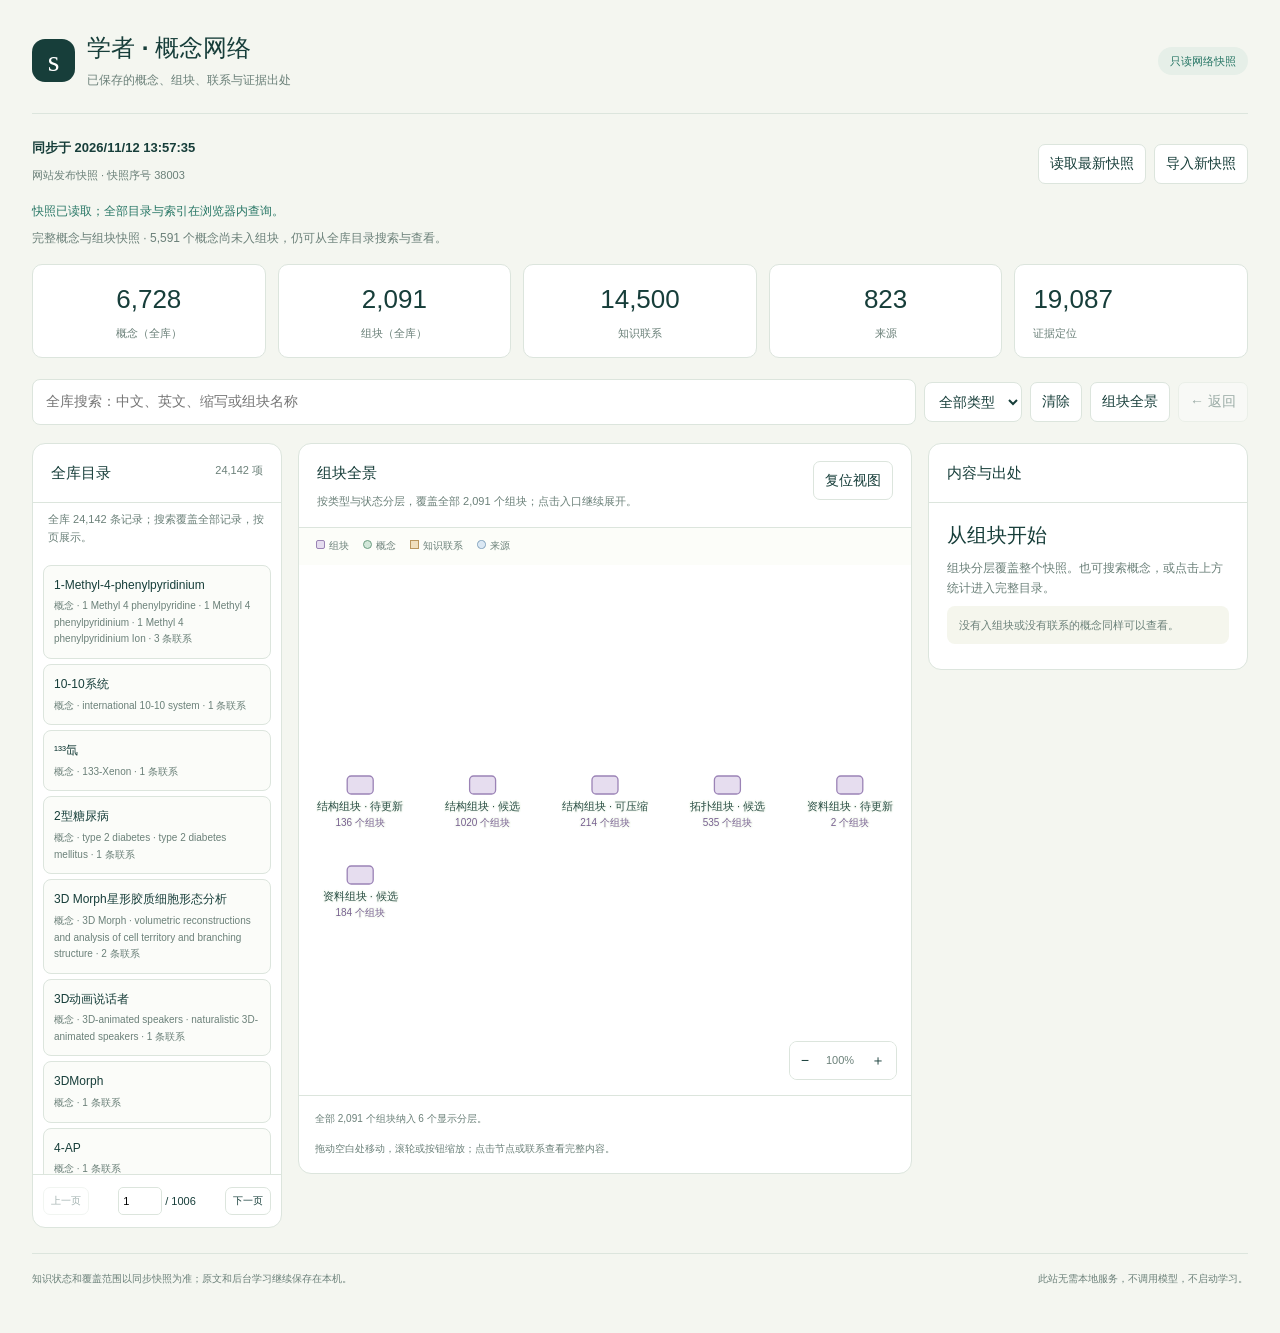
<file: scholar-core/index.html>
<!doctype html>
<html lang="zh-CN">
<head>
<meta charset="utf-8"><meta name="viewport" content="width=device-width,initial-scale=1">
<meta http-equiv="Content-Security-Policy" content="default-src 'self'; script-src 'self'; style-src 'self'; connect-src 'self'; img-src 'self' data:; object-src 'none'; base-uri 'none'; form-action 'none'">
<meta name="referrer" content="no-referrer"><title>学者 · 概念网络</title>
<link rel="stylesheet" href="./styles.css"><script type="module" src="./app.js"></script>
</head>
<body>
<div class="shell">
<header><div class="brand"><div class="mark" aria-hidden="true">s</div><div><h1>学者 · 概念网络</h1><p>已保存的概念、组块、联系与证据出处</p></div></div><span class="pill">只读网络快照</span></header>
<div class="snapshot-meta"><div><strong id="snapshot-time">正在读取同步时间…</strong><p id="snapshot-origin">正在读取网站快照</p></div><div class="actions"><button id="reload">读取最新快照</button><button id="import-trigger">导入新快照</button><input id="snapshot-file" type="file" accept="application/json,.json" hidden></div></div>
<div id="load-state" role="status" class="load-state">正在加载网络…</div><p id="snapshot-coverage" class="coverage"></p><div id="counts" class="counts"></div>
<form id="search-form" class="toolbar"><label class="sr-only" for="query">全库搜索</label><input id="query" type="search" placeholder="全库搜索：中文、英文、缩写或组块名称" maxlength="180" autocomplete="off"><label class="sr-only" for="scope">搜索类型</label><select id="scope"><option value="all">全部类型</option><option value="concept">概念</option><option value="chunk">组块</option><option value="claim">知识联系</option><option value="source">来源</option></select><button id="clear-query" type="button">清除</button><button id="home" type="button">组块全景</button><button id="back" type="button" disabled>← 返回</button></form>
<main class="workspace">
<section class="panel catalogue" aria-label="全库目录"><div class="panel-heading"><h2>全库目录</h2><span id="catalogue-count"></span></div><p id="catalogue-help">搜索索引覆盖完整快照，展示按页浏览。</p><div id="catalogue-list" class="catalogue-list"></div><form id="catalogue-page-form" class="paging"><button id="catalogue-prev" type="button">上一页</button><label><input id="catalogue-page" type="number" min="1" value="1" aria-label="目录页码"> / <span id="catalogue-pages">1</span></label><button id="catalogue-next" type="button">下一页</button></form></section>
<section class="panel network"><div class="panel-heading"><div><h2 id="graph-title">组块全景</h2><p id="graph-description"></p></div><button id="fit" title="恢复当前网络的初始视图">复位视图</button></div><div class="network-legend"><span><i class="key chunk"></i>组块</span><span><i class="key concept"></i>概念</span><span><i class="key claim"></i>知识联系</span><span><i class="key source"></i>来源</span></div><div id="graph-stage" class="graph-stage"><svg id="graph" role="img" aria-label="当前局部知识网络"><g id="graph-scene"></g></svg><div class="zoom-controls"><button id="zoom-out" aria-label="缩小网络">−</button><span id="zoom-value">100%</span><button id="zoom-in" aria-label="放大网络">＋</button></div></div><div class="graph-footer"><p id="graph-coverage"></p><div class="graph-paging"><button id="graph-prev">上一部分</button><span id="graph-page"></span><button id="graph-next">下一部分</button></div><p>拖动空白处移动，滚轮或按钮缩放；点击节点或联系查看完整内容。</p></div></section>
<aside class="panel inspector" aria-label="内容与证据出处"><div class="panel-heading"><h2>内容与出处</h2><span id="inspector-kind"></span></div><div id="inspector-body"><h3>从组块开始</h3><p>组块按类型和状态分层显示。点击任一入口查看成员，或用全库搜索直接找到概念。</p></div></aside>
</main>
<footer><span>知识状态和覆盖范围以同步快照为准；原文和后台学习继续保存在本机。</span><span>此站无需本地服务，不调用模型，不启动学习。</span></footer>
</div>
</body>
</html>
</file>
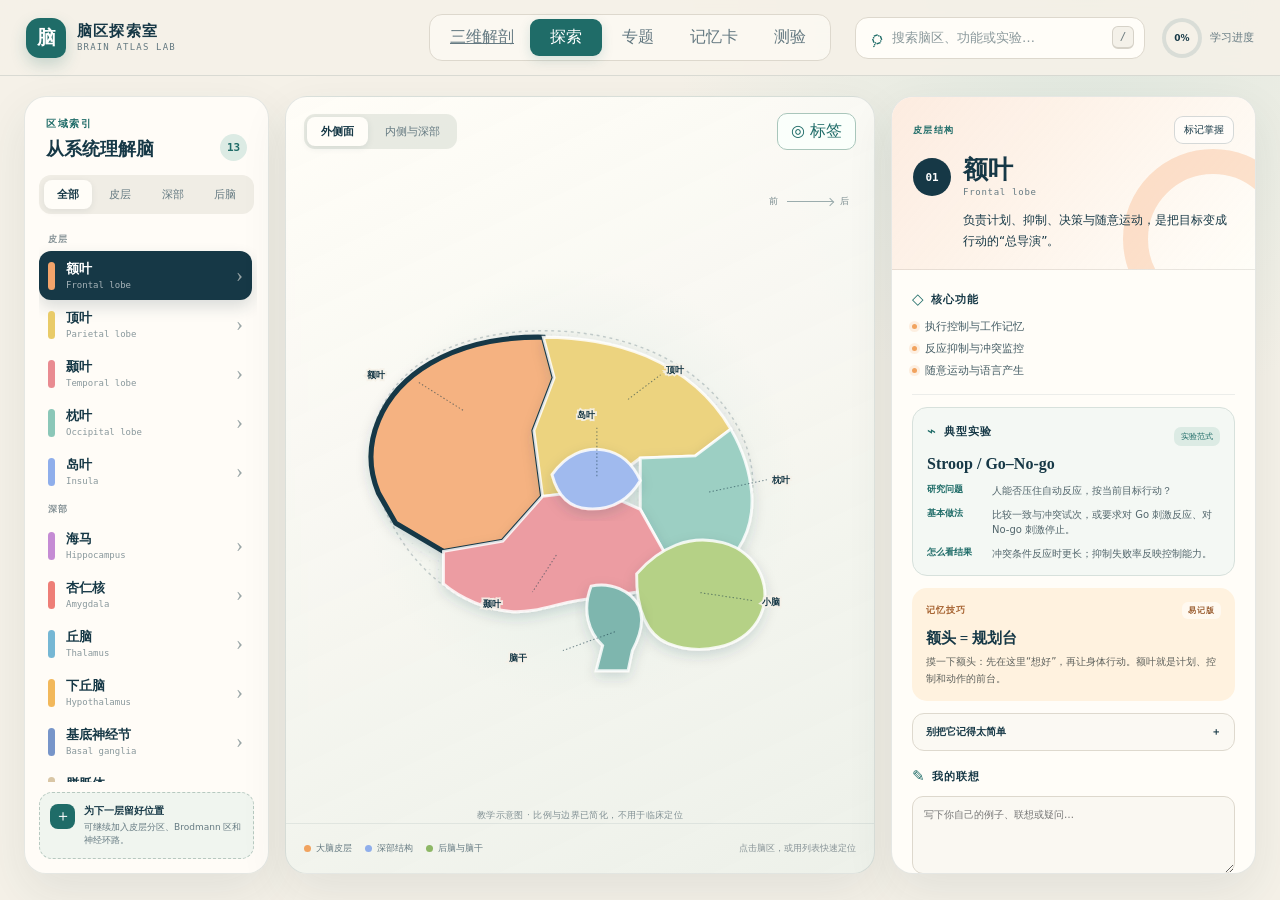
<file: basics.html>
<!doctype html>
<html lang="zh-CN">
<head>
  <meta charset="UTF-8">
  <meta name="viewport" content="width=device-width, initial-scale=1.0">
  <meta name="description" content="离线交互式脑区学习工具：主要脑区、功能、典型实验与记忆技巧。">
  <title>脑区探索室 · Brain Atlas Lab</title>
  <link rel="stylesheet" href="styles.css">
</head>
<body>
  <div class="runtime-notice" id="runtimeNotice" role="status">
    正在启动交互功能…如果此提示持续显示，请改用解压后的 <b>Brain-Atlas-Offline.html</b>。
  </div>
  <div class="app-shell">
    <header class="topbar">
      <a class="brand" href="#" aria-label="脑区探索室首页">
        <span class="brand-mark" aria-hidden="true">脑</span>
        <span><strong>脑区探索室</strong><small>Brain Atlas Lab</small></span>
      </a>
      <nav class="mode-tabs" aria-label="学习模式">
        <a class="mode-tab" href="./">三维解剖</a>
        <button class="mode-tab active" data-mode="explore">探索</button>
        <button class="mode-tab" data-mode="topic">专题</button>
        <button class="mode-tab" data-mode="cards">记忆卡</button>
        <button class="mode-tab" data-mode="quiz">测验</button>
      </nav>
      <div class="top-actions">
        <label class="search-box">
          <span aria-hidden="true">⌕</span>
          <input id="searchInput" type="search" placeholder="搜索脑区、功能或实验…" autocomplete="off">
          <kbd>/</kbd>
        </label>
        <div class="progress-pill" title="已掌握的脑区">
          <span class="progress-ring" id="progressRing"><b id="progressPercent">0%</b></span>
          <span>学习进度</span>
        </div>
      </div>
    </header>

    <main>
      <section id="exploreMode" class="mode-panel active">
        <aside class="region-sidebar panel">
          <div class="sidebar-heading">
            <div><span class="eyebrow">区域索引</span><h2>从系统理解脑</h2></div>
            <span class="count-badge" id="regionCount">0</span>
          </div>
          <div class="filter-row" id="systemFilters" aria-label="系统筛选"></div>
          <div id="regionList" class="region-list"></div>
          <div class="extension-note">
            <span class="extension-icon">＋</span>
            <div><strong>为下一层留好位置</strong><p>可继续加入皮层分区、Brodmann 区和神经环路。</p></div>
          </div>
        </aside>

        <section class="atlas-panel panel">
          <div class="panel-toolbar">
            <div class="view-tabs" role="tablist" aria-label="脑图视角">
              <button class="view-tab active" data-view="lateral">外侧面</button>
              <button class="view-tab" data-view="deep">内侧与深部</button>
            </div>
            <button class="ghost-button" id="labelToggle" aria-pressed="true"><span>◎</span> 标签</button>
          </div>

          <div class="brain-stage" id="brainStage">
            <div class="orientation"><span>前</span><i></i><span>后</span></div>
            <svg id="brainMap" viewBox="0 0 780 520" role="img" aria-labelledby="brainTitle brainDesc">
              <title id="brainTitle">可交互的人脑主要区域示意图</title>
              <desc id="brainDesc">点击彩色脑区查看其功能、典型实验和记忆方法。</desc>
              <defs>
                <filter id="softShadow" x="-20%" y="-20%" width="140%" height="140%">
                  <feDropShadow dx="0" dy="7" stdDeviation="9" flood-color="#183a4a" flood-opacity=".16"/>
                </filter>
                <pattern id="dots" width="12" height="12" patternUnits="userSpaceOnUse">
                  <circle cx="2" cy="2" r="1" fill="#183a4a" opacity=".08"/>
                </pattern>
              </defs>

              <g class="brain-view active" data-brain-view="lateral">
                <path class="brain-silhouette" d="M112 271C80 198 115 117 187 78c72-39 185-45 276-15 85 28 153 93 164 172 7 52-13 94-47 123-44 38-100 55-166 56-45 1-77 21-118 18-71-4-147-59-184-161Z"/>
                <path class="brain-region" data-region="frontal" d="M111 268c-28-68 5-140 72-179 45-26 99-37 156-36l15 56-28 73 12 91-55 62-82 14-66-39Z"/>
                <path class="brain-region" data-region="parietal" d="M339 53c52 0 102 9 142 26 53 23 91 56 117 101l-49 37-76 3-60 44-75 9-12-91 28-73Z"/>
                <path class="brain-region" data-region="occipital" d="M598 180c18 31 27 65 29 90 3 46-16 82-50 109l-66-20-38-68v-71l76-3Z"/>
                <path class="brain-region" data-region="temporal" d="M201 349l82-14 55-62 75-9 60 27 38 68-35 45-65 10c-43 1-77 21-117 18-34-3-68-17-93-38Z"/>
                <path class="brain-region" data-region="insula" d="M351 243c18-26 44-39 72-34 23 4 40 20 50 42-16 27-41 41-72 39-25-1-42-17-50-47Z"/>
                <path class="brain-region" data-region="cerebellum" d="M468 380c32-37 74-55 119-43 50 13 73 67 48 108-23 37-78 49-124 31-28-11-44-46-43-96Z"/>
                <path class="brain-region" data-region="brainstem" d="M405 397c27-6 55 6 66 28 9 20 1 42-9 61l-6 28h-44l9-35c-19-17-29-48-16-82Z"/>

                <g class="map-labels">
                  <g class="map-label" data-label-for="frontal"><path d="M228 154 166 115"/><text x="96" y="109">额叶</text></g>
                  <g class="map-label" data-label-for="parietal"><path d="M456 139 501 105"/><text x="508" y="103">顶叶</text></g>
                  <g class="map-label" data-label-for="occipital"><path d="M568 267 648 250"/><text x="655" y="255">枕叶</text></g>
                  <g class="map-label" data-label-for="temporal"><path d="M357 354 324 405"/><text x="256" y="426">颞叶</text></g>
                  <g class="map-label" data-label-for="insula"><path d="M413 245 413 175"/><text x="385" y="164">岛叶</text></g>
                  <g class="map-label" data-label-for="cerebellum"><path d="M556 406 629 417"/><text x="641" y="423">小脑</text></g>
                  <g class="map-label" data-label-for="brainstem"><path d="M438 460 366 486"/><text x="292" y="501">脑干</text></g>
                </g>
              </g>

              <g class="brain-view" data-brain-view="deep">
                <path class="brain-silhouette deep-outline" d="M111 276C80 201 114 118 186 78c76-42 195-47 291-13 89 32 150 102 151 181 1 79-58 133-142 157-49 14-93 13-138 23-70 16-161-21-212-85-16-20-19-42-25-65Z"/>
                <path class="deep-ghost" d="M170 271c-17-62 20-127 88-155 71-29 175-24 240 20 53 36 76 93 55 143-23 56-94 80-174 78-85-2-181-22-209-86Z"/>
                <path class="brain-region" data-region="corpus-callosum" d="M234 226c47-84 178-119 275-58 26 16 45 38 55 62l-31 10c-47-59-146-74-214-28-22 15-37 35-47 57Z"/>
                <path class="brain-region" data-region="basal-ganglia" d="M305 237c26-30 72-39 105-18 27 17 30 53 8 76-28 29-81 24-111-2-17-15-18-38-2-56Z"/>
                <ellipse class="brain-region" data-region="thalamus" cx="425" cy="282" rx="67" ry="46"/>
                <path class="brain-region" data-region="hypothalamus" d="M409 324c24-5 54 3 65 22 12 20-1 44-23 51-25 8-53-5-60-26-7-19-2-42 18-47Z"/>
                <path class="brain-region" data-region="hippocampus" d="M339 331c43 2 82 28 89 62 5 26-15 52-44 55-17 2-27-7-23-19 5-14 18-22 14-36-5-19-29-29-54-29-16 0-23-13-15-23 7-8 17-11 33-10Z"/>
                <circle class="brain-region" data-region="amygdala" cx="325" cy="371" r="26"/>
                <path class="brain-region" data-region="cerebellum" d="M501 358c45-33 103-25 129 14 26 40 4 92-47 107-47 14-94-7-104-43-7-27 0-55 22-78Z"/>
                <path class="brain-region" data-region="brainstem" d="M443 377c28-4 52 10 62 34 8 20 2 43-12 62l-4 41h-46l8-51c-21-20-28-59-8-86Z"/>
                <path class="brain-region" data-region="insula" d="M208 278c21-35 57-52 91-40 31 11 44 46 28 77-18 35-62 50-96 31-25-14-37-44-23-68Z"/>

                <g class="map-labels deep-labels">
                  <g class="map-label" data-label-for="corpus-callosum"><path d="M384 176 361 112"/><text x="303" y="101">胼胝体</text></g>
                  <g class="map-label" data-label-for="basal-ganglia"><path d="M345 254 292 193"/><text x="216" y="183">基底神经节</text></g>
                  <g class="map-label" data-label-for="thalamus"><path d="M463 272 540 265"/><text x="551" y="271">丘脑</text></g>
                  <g class="map-label" data-label-for="hypothalamus"><path d="M452 366 532 391"/><text x="543" y="399">下丘脑</text></g>
                  <g class="map-label" data-label-for="hippocampus"><path d="M386 418 349 476"/><text x="281" y="499">海马</text></g>
                  <g class="map-label" data-label-for="amygdala"><path d="M307 372 235 395"/><text x="169" y="404">杏仁核</text></g>
                  <g class="map-label" data-label-for="insula"><path d="M247 284 177 244"/><text x="112" y="239">岛叶</text></g>
                </g>
              </g>
            </svg>
            <p class="diagram-note">教学示意图 · 比例与边界已简化，不用于临床定位</p>
          </div>

          <div class="atlas-footer">
            <div class="legend"><span><i class="legend-dot cortex"></i>大脑皮层</span><span><i class="legend-dot deep"></i>深部结构</span><span><i class="legend-dot support"></i>后脑与脑干</span></div>
            <span class="hint">点击脑区，或用列表快速定位</span>
          </div>
        </section>

        <aside class="detail-panel panel" id="detailPanel" aria-live="polite"></aside>
      </section>

      <section id="topicMode" class="mode-panel topic-mode">
        <aside class="topic-sidebar panel" id="topicSidebar"></aside>
        <section class="topic-main panel" id="topicMain" aria-live="polite"></section>
      </section>

      <section id="cardsMode" class="mode-panel learning-mode">
        <div class="learning-header">
          <div><span class="eyebrow">主动回忆</span><h1>先想答案，再翻面</h1><p>用左右方向键切换，按 F 翻面。比反复阅读更容易形成长期记忆。</p></div>
          <div class="card-controls"><button class="ghost-button" id="shuffleCards">↻ 打乱</button><span id="cardCounter">1 / 13</span></div>
        </div>
        <div class="flashcard-wrap">
          <button class="round-nav" id="prevCard" aria-label="上一张">←</button>
          <button class="flashcard" id="flashcard" aria-label="翻转记忆卡">
            <div class="flashcard-inner">
              <div class="flashcard-face flashcard-front" id="cardFront"></div>
              <div class="flashcard-face flashcard-back" id="cardBack"></div>
            </div>
          </button>
          <button class="round-nav" id="nextCard" aria-label="下一张">→</button>
        </div>
        <p class="keyboard-hint"><kbd>←</kbd><kbd>→</kbd> 切换　<kbd>F</kbd> 翻面</p>
      </section>

      <section id="quizMode" class="mode-panel learning-mode">
        <div class="quiz-shell panel">
          <div id="quizIntro" class="quiz-intro">
            <span class="eyebrow">快速检索练习</span>
            <h1>8 题测测你的脑区地图</h1>
            <p>题目混合功能、经典实验与结构关系。答错后会立即解释。</p>
            <div class="quiz-features"><span>约 3 分钟</span><span>每次随机题目</span><span>本机保存最佳成绩</span></div>
            <button class="primary-button" id="startQuiz">开始测验 <span>→</span></button>
          </div>
          <div id="quizGame" class="quiz-game hidden"></div>
          <div id="quizResult" class="quiz-result hidden"></div>
        </div>
      </section>
    </main>
  </div>
  <noscript>此学习工具需要启用 JavaScript 才能使用交互功能。</noscript>
  <script src="data/regions.js"></script>
  <script src="data/deep-dives.js"></script>
  <script src="app.js"></script>
</body>
</html>
</file>
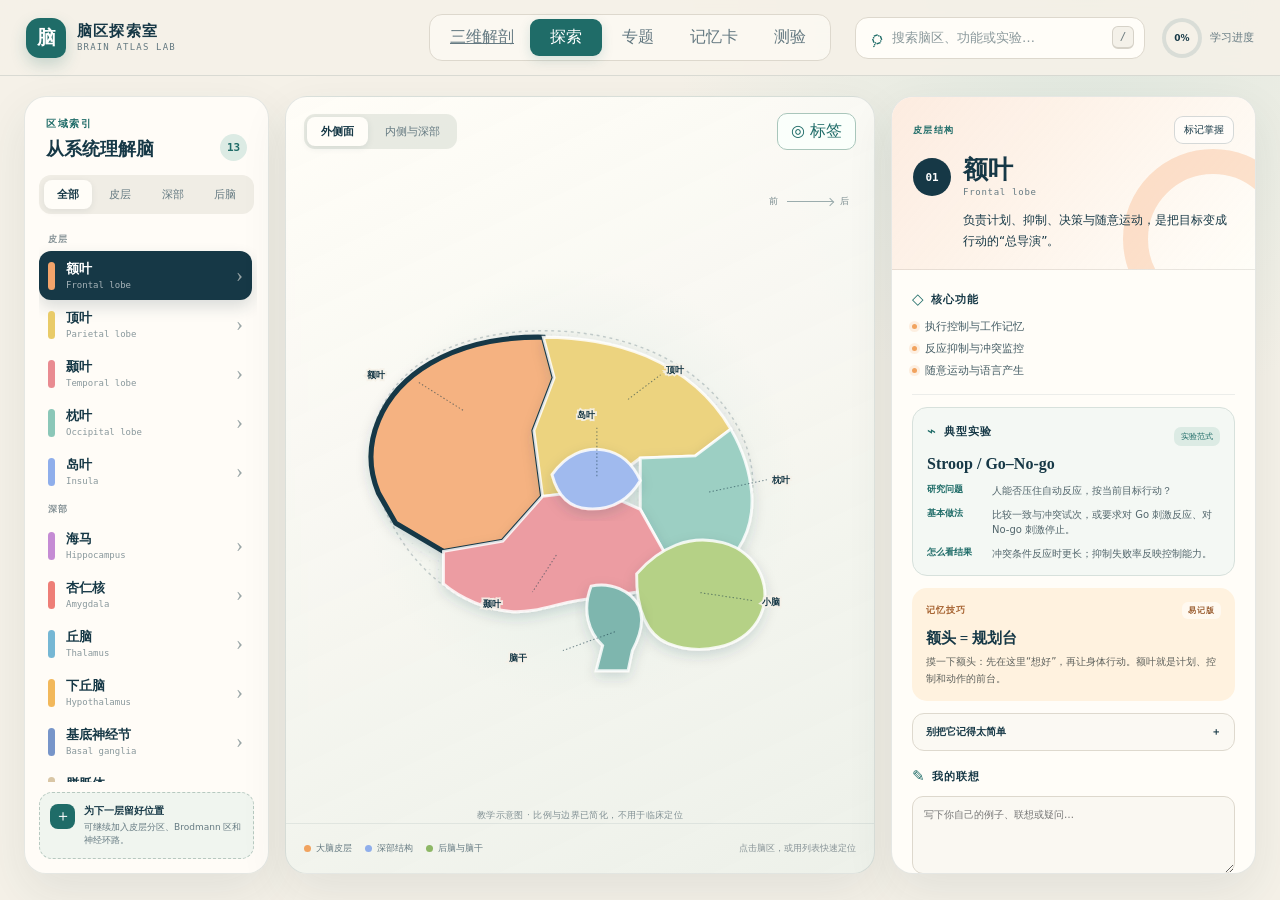
<file: Brain-Atlas-Offline.html>
<!doctype html>
<html lang="zh-CN">
<head>
  <meta charset="UTF-8">
  <meta name="viewport" content="width=device-width, initial-scale=1.0">
  <meta name="description" content="离线交互式脑区学习工具：主要脑区、功能、典型实验与记忆技巧。">
  <title>脑区探索室 · Brain Atlas Lab</title>
  <style>
:root {
  --ink: #163846;
  --muted: #657a82;
  --paper: #f5f1e8;
  --surface: #fffdf8;
  --line: #ddd8cd;
  --teal: #1f6c68;
  --teal-dark: #164f4c;
  --mint: #dcebe4;
  --amber: #f1a35f;
  --shadow: 0 18px 48px rgba(31, 64, 72, .09);
  --radius: 22px;
}

* { box-sizing: border-box; }
html { color-scheme: light; scroll-behavior: smooth; }
body {
  margin: 0;
  min-width: 320px;
  min-height: 100vh;
  color: var(--ink);
  background:
    radial-gradient(circle at 85% 0%, rgba(196, 220, 211, .45), transparent 26rem),
    var(--paper);
  font-family: "PingFang SC", "Microsoft YaHei", "Noto Sans CJK SC", system-ui, sans-serif;
}
button, input, textarea { font: inherit; }
button { color: inherit; }
button:focus-visible, input:focus-visible, textarea:focus-visible, [tabindex]:focus-visible { outline: 3px solid rgba(31, 108, 104, .26); outline-offset: 2px; }
.runtime-notice {
  position: fixed; left: 50%; bottom: 18px; z-index: 100; transform: translateX(-50%);
  width: min(680px, calc(100% - 28px)); padding: 11px 15px; border: 1px solid #d89d68;
  border-radius: 12px; color: #6f3818; background: #fff0df; box-shadow: 0 12px 30px rgba(89, 49, 25, .16);
  font-size: 12px; text-align: center;
}

.app-shell { min-height: 100vh; }
.topbar {
  height: 76px;
  padding: 0 26px;
  display: grid;
  grid-template-columns: 1fr auto 1fr;
  align-items: center;
  gap: 24px;
  border-bottom: 1px solid rgba(22, 56, 70, .12);
  background: rgba(245, 241, 232, .88);
  backdrop-filter: blur(16px);
  position: sticky;
  top: 0;
  z-index: 30;
}
.brand { display: inline-flex; align-items: center; gap: 11px; color: inherit; text-decoration: none; width: max-content; }
.brand-mark {
  width: 40px; height: 40px; display: grid; place-items: center; border-radius: 14px 14px 10px 14px;
  color: white; font-size: 19px; font-weight: 800; background: var(--teal); box-shadow: 0 7px 16px rgba(31, 108, 104, .22);
}
.brand strong { display: block; font-size: 15px; letter-spacing: .08em; }
.brand small { display: block; margin-top: 2px; color: var(--muted); font: 9px/1.1 ui-monospace, monospace; letter-spacing: .13em; text-transform: uppercase; }
.mode-tabs { display: flex; padding: 4px; border: 1px solid var(--line); border-radius: 13px; background: rgba(255, 253, 248, .58); }
.mode-tab { min-width: 72px; padding: 8px 16px; border: 0; border-radius: 9px; background: transparent; color: var(--muted); cursor: pointer; transition: .2s ease; }
.mode-tab:hover { color: var(--ink); }
.mode-tab.active { color: #fff; background: var(--teal); box-shadow: 0 4px 12px rgba(31, 108, 104, .17); }
.top-actions { display: flex; align-items: center; justify-content: flex-end; gap: 17px; }
.search-box { width: min(290px, 24vw); height: 42px; display: flex; align-items: center; gap: 9px; padding: 0 10px 0 14px; border: 1px solid var(--line); border-radius: 13px; background: var(--surface); }
.search-box > span { color: var(--teal); font-size: 22px; transform: rotate(-20deg); }
.search-box input { min-width: 0; flex: 1; border: 0; outline: 0; color: var(--ink); background: transparent; font-size: 13px; }
.search-box input::placeholder { color: #8a989b; }
kbd { min-width: 22px; padding: 3px 6px; border: 1px solid #d6d2c8; border-bottom-width: 2px; border-radius: 6px; color: #6f7d80; background: #f4f1e9; font: 11px/1.2 ui-monospace, monospace; text-align: center; }
.progress-pill { display: flex; align-items: center; gap: 8px; color: var(--muted); font-size: 11px; white-space: nowrap; }
.progress-ring { --progress: 0deg; width: 40px; height: 40px; padding: 4px; display: grid; place-items: center; border-radius: 50%; background: conic-gradient(var(--teal) var(--progress), #d9ddd7 0); position: relative; }
.progress-ring::before { content: ""; position: absolute; inset: 4px; border-radius: inherit; background: var(--paper); }
.progress-ring b { position: relative; font-size: 9px; color: var(--ink); }

main { padding: 20px 24px 26px; }
.mode-panel { display: none; }
.mode-panel.active { display: grid; }
#exploreMode { grid-template-columns: 245px minmax(460px, 1fr) 365px; gap: 16px; height: calc(100vh - 122px); min-height: 660px; }
.panel { border: 1px solid rgba(22, 56, 70, .11); border-radius: var(--radius); background: rgba(255, 253, 248, .92); box-shadow: var(--shadow); overflow: hidden; }
.region-sidebar { display: flex; flex-direction: column; padding: 20px 14px 14px; }
.sidebar-heading { display: flex; align-items: end; justify-content: space-between; padding: 0 7px 14px; }
.eyebrow { display: block; margin-bottom: 6px; color: var(--teal); font-size: 10px; font-weight: 800; letter-spacing: .17em; text-transform: uppercase; }
.sidebar-heading h2 { margin: 0; font-family: Georgia, "Songti SC", serif; font-size: 18px; font-weight: 600; }
.count-badge { min-width: 27px; height: 27px; display: grid; place-items: center; border-radius: 50%; color: var(--teal); background: var(--mint); font: 700 11px ui-monospace, monospace; }
.filter-row { display: grid; grid-template-columns: repeat(4, 1fr); gap: 4px; padding: 5px; border-radius: 12px; background: #f0ede5; }
.filter-chip { padding: 7px 3px; border: 0; border-radius: 8px; color: var(--muted); background: transparent; font-size: 11px; cursor: pointer; }
.filter-chip.active { color: var(--ink); background: var(--surface); box-shadow: 0 2px 7px rgba(22,56,70,.08); font-weight: 700; }
.region-list { flex: 1; overflow: auto; margin: 12px -3px 10px 0; padding-right: 5px; scrollbar-width: thin; scrollbar-color: #c8d0cc transparent; }
.group-label { padding: 7px 9px 5px; color: #879397; font-size: 9px; font-weight: 800; letter-spacing: .15em; }
.region-item { width: 100%; min-height: 49px; display: grid; grid-template-columns: 8px 1fr auto; align-items: center; gap: 10px; padding: 7px 9px; border: 0; border-radius: 12px; background: transparent; text-align: left; cursor: pointer; transition: .18s ease; }
.region-item:hover { background: rgba(31, 108, 104, .06); transform: translateX(2px); }
.region-item.active { background: var(--ink); color: white; box-shadow: 0 7px 16px rgba(22, 56, 70, .16); }
.region-item > i { width: 7px; height: 28px; border-radius: 8px; background: var(--region-color); }
.region-item strong { display: block; font-size: 13px; }
.region-item small { display: block; margin-top: 2px; color: #89989c; font: 9px/1.2 ui-monospace, monospace; }
.region-item.active small { color: rgba(255,255,255,.62); }
.item-arrow { font: 21px/1 Georgia, serif; color: #99a5a6; }
.learned-check { width: 20px; height: 20px; display: grid; place-items: center; border-radius: 50%; color: var(--teal); background: var(--mint); font-size: 11px; }
.extension-note { display: flex; gap: 9px; padding: 11px 10px; border: 1px dashed #b7c9c0; border-radius: 13px; background: rgba(220,235,228,.42); }
.extension-icon { flex: 0 0 25px; height: 25px; display: grid; place-items: center; border-radius: 8px; color: white; background: var(--teal); }
.extension-note strong { display: block; font-size: 10px; }
.extension-note p { margin: 3px 0 0; color: var(--muted); font-size: 9px; line-height: 1.45; }
.empty-state { display: grid; gap: 5px; padding: 24px 10px; text-align: center; }
.empty-state strong { font-size: 13px; }
.empty-state span { color: var(--muted); font-size: 10px; }

.atlas-panel { display: grid; grid-template-rows: auto 1fr auto; background: linear-gradient(155deg, rgba(255,253,248,.96), rgba(236,240,233,.88)); }
.panel-toolbar { display: flex; align-items: center; justify-content: space-between; padding: 16px 18px 0; position: relative; z-index: 5; }
.view-tabs { display: flex; gap: 3px; padding: 3px; border-radius: 11px; background: rgba(225,228,219,.75); }
.view-tab { padding: 7px 14px; border: 0; border-radius: 8px; color: var(--muted); background: transparent; font-size: 11px; cursor: pointer; }
.view-tab.active { color: var(--ink); background: var(--surface); font-weight: 700; box-shadow: 0 2px 7px rgba(22,56,70,.09); }
.ghost-button { min-height: 36px; padding: 7px 13px; border: 1px solid var(--line); border-radius: 10px; color: var(--muted); background: rgba(255,253,248,.72); cursor: pointer; transition: .18s ease; }
.ghost-button:hover, .ghost-button.active { color: var(--teal); border-color: #a9c6bb; background: #fafffb; }
.brain-stage { min-height: 0; display: grid; place-items: center; position: relative; overflow: hidden; }
.brain-stage::before { content: ""; width: min(78%, 590px); aspect-ratio: 1; position: absolute; border-radius: 50%; background: radial-gradient(circle, rgba(220,235,228,.72), rgba(220,235,228,0) 67%); }
#brainMap { width: min(96%, 760px); height: 100%; max-height: 610px; position: relative; z-index: 1; overflow: visible; }
.brain-view { opacity: 0; pointer-events: none; transition: opacity .28s ease; }
.brain-view.active { opacity: 1; pointer-events: auto; }
.brain-silhouette { fill: url(#dots); stroke: rgba(22,56,70,.22); stroke-width: 2; stroke-dasharray: 4 5; }
.deep-outline { fill: rgba(247,245,237,.74); }
.deep-ghost { fill: none; stroke: rgba(22,56,70,.08); stroke-width: 24; }
.brain-region { fill: color-mix(in srgb, var(--fill) 85%, white); stroke: rgba(255,255,255,.83); stroke-width: 4; cursor: pointer; filter: url(#softShadow); transform-origin: center; transition: opacity .2s ease, filter .2s ease, stroke .2s ease, transform .2s ease; }
.brain-region:hover { opacity: .88; stroke: white; stroke-width: 6; }
.brain-region.selected { stroke: var(--ink); stroke-width: 7; filter: url(#softShadow); }
.map-label { cursor: pointer; }
.map-label path { fill: none; stroke: rgba(22,56,70,.56); stroke-width: 1.4; stroke-dasharray: 2 3; }
.map-label path::after { content: ""; }
.map-label text { fill: var(--ink); font-size: 13px; font-weight: 700; paint-order: stroke; stroke: rgba(245,241,232,.9); stroke-width: 5px; }
.hide-labels .map-labels { opacity: 0; pointer-events: none; }
.map-labels { transition: opacity .2s ease; }
.orientation { position: absolute; top: 45px; right: 24px; display: flex; align-items: center; gap: 7px; z-index: 3; color: #75878b; font-size: 9px; letter-spacing: .15em; }
.orientation i { width: 46px; height: 1px; position: relative; background: #9bacad; }
.orientation i::after { content: ""; width: 5px; height: 5px; position: absolute; right: 0; top: -2px; border-top: 1px solid #9bacad; border-right: 1px solid #9bacad; transform: rotate(45deg); }
.diagram-note { position: absolute; bottom: 1px; z-index: 2; margin: 0; color: #819094; font-size: 9px; letter-spacing: .04em; }
.atlas-footer { min-height: 50px; display: flex; align-items: center; justify-content: space-between; gap: 14px; padding: 10px 18px; border-top: 1px solid rgba(22,56,70,.08); }
.legend { display: flex; flex-wrap: wrap; gap: 13px; color: var(--muted); font-size: 9px; }
.legend span { display: inline-flex; align-items: center; gap: 5px; }
.legend-dot { width: 7px; height: 7px; border-radius: 50%; background: var(--amber); }
.legend-dot.deep { background: #8faeeb; }
.legend-dot.support { background: #8db765; }
.hint { color: #879397; font-size: 9px; }

.detail-panel { display: flex; flex-direction: column; background: var(--surface); }
.detail-hero { padding: 19px 21px 18px; border-bottom: 1px solid rgba(22,56,70,.09); background: linear-gradient(130deg, color-mix(in srgb, var(--accent) 21%, white), rgba(255,253,248,.76)); position: relative; overflow: hidden; }
.detail-hero::after { content: ""; width: 130px; height: 130px; position: absolute; right: -48px; bottom: -60px; border: 25px solid color-mix(in srgb, var(--accent) 30%, transparent); border-radius: 50%; }
.detail-kicker { display: flex; align-items: center; justify-content: space-between; position: relative; z-index: 1; }
.detail-kicker > span { color: var(--teal); font-size: 9px; font-weight: 800; letter-spacing: .15em; }
.learn-button { padding: 6px 9px; border: 1px solid rgba(22,56,70,.18); border-radius: 9px; background: rgba(255,255,255,.56); color: var(--ink); font-size: 10px; cursor: pointer; }
.learn-button.done { color: var(--teal-dark); border-color: #a4c8b8; background: #e5f2eb; }
.region-title-row { display: flex; align-items: center; gap: 12px; margin-top: 13px; position: relative; z-index: 1; }
.region-index { width: 38px; height: 38px; display: grid; place-items: center; border-radius: 50%; color: white; background: var(--ink); font: 700 11px ui-monospace, monospace; }
.region-title-row h1 { margin: 0; font: 600 25px/1.05 Georgia, "Songti SC", serif; }
.region-title-row p { margin: 4px 0 0; color: var(--muted); font: 9px ui-monospace, monospace; letter-spacing: .08em; }
.region-summary { margin: 13px 0 0; padding-left: 50px; font-size: 12px; line-height: 1.7; position: relative; z-index: 1; }
.detail-scroll { flex: 1; min-height: 0; overflow-y: auto; padding: 4px 20px 22px; scrollbar-width: thin; scrollbar-color: #c8d0cc transparent; }
.detail-section { padding: 16px 0; border-bottom: 1px solid rgba(22,56,70,.08); }
.detail-section h3 { display: flex; align-items: center; gap: 7px; margin: 0 0 11px; font-size: 11px; letter-spacing: .08em; }
.section-icon { color: var(--teal); font-size: 15px; }
.function-list { display: grid; gap: 7px; margin: 0; padding: 0; list-style: none; }
.function-list li { display: flex; align-items: center; gap: 8px; color: #455d65; font-size: 11px; }
.function-list li::before { content: ""; width: 5px; height: 5px; border-radius: 50%; background: var(--amber); box-shadow: 0 0 0 3px rgba(241,163,95,.15); }
.experiment-card { margin: 12px 0 0; padding: 14px; border: 1px solid #d7e1dc; border-radius: 15px; background: #f4f8f4; }
.section-heading { display: flex; align-items: center; justify-content: space-between; }
.type-tag { padding: 4px 7px; border-radius: 7px; color: var(--teal); background: var(--mint); font-size: 8px; }
.experiment-card h4 { margin: 3px 0 9px; font: 600 16px/1.25 Georgia, "Songti SC", serif; }
.experiment-card dl { display: grid; gap: 8px; margin: 0; }
.experiment-card dl > div { display: grid; grid-template-columns: 59px 1fr; gap: 6px; }
.experiment-card dt { color: var(--teal); font-size: 9px; font-weight: 800; }
.experiment-card dd { margin: 0; color: #52666c; font-size: 10px; line-height: 1.55; }
.memory-card { margin-top: 12px; padding: 14px; border: 0; border-radius: 15px; background: #fff2df; }
.memory-head { display: flex; align-items: center; justify-content: space-between; color: #a5612f; font-size: 9px; font-weight: 800; letter-spacing: .1em; }
.memory-head b { padding: 3px 6px; border-radius: 6px; color: #9a5d30; background: rgba(255,255,255,.55); font-size: 8px; }
.memory-card h4 { margin: 10px 0 6px; font: 600 15px Georgia, "Songti SC", serif; }
.memory-card p, .pitfall p { margin: 0; color: #5f625d; font-size: 10px; line-height: 1.65; }
.pitfall { margin-top: 12px; padding: 11px 13px; border: 1px solid #ded9ce; border-radius: 12px; background: #fbf9f3; }
.pitfall summary { display: flex; justify-content: space-between; font-size: 10px; font-weight: 700; cursor: pointer; list-style: none; }
.pitfall summary::-webkit-details-marker { display: none; }
.pitfall[open] summary span { transform: rotate(45deg); }
.pitfall p { margin-top: 9px; }
.notes-section { border-bottom: 0; }
.notes-section textarea { width: 100%; min-height: 78px; resize: vertical; padding: 10px 11px; border: 1px solid var(--line); border-radius: 11px; outline: 0; color: var(--ink); background: #faf8f2; font-size: 10px; line-height: 1.55; }
.notes-section textarea:focus { border-color: #90b9ab; background: white; }
.notes-section small { display: block; margin-top: 5px; color: #909b9d; font-size: 8px; text-align: right; }
.topic-entry { width: 100%; display: flex; align-items: center; justify-content: space-between; gap: 12px; margin: 14px 0 2px; padding: 13px 14px; border: 0; border-radius: 14px; color: white; background: linear-gradient(135deg, #183e49, #286a64); text-align: left; cursor: pointer; box-shadow: 0 9px 20px rgba(22,56,70,.16); }
.topic-entry span { display: grid; gap: 4px; font-size: 11px; }
.topic-entry span b { color: #a9d6c8; font-size: 8px; letter-spacing: .13em; text-transform: uppercase; }
.topic-entry i { flex: 0 0 auto; color: #fff2d7; font-size: 9px; font-style: normal; }
.topic-entry:hover { transform: translateY(-1px); box-shadow: 0 12px 25px rgba(22,56,70,.21); }

#topicMode { grid-template-columns: 230px minmax(0, 1fr); gap: 16px; height: calc(100vh - 122px); min-height: 680px; }
.topic-sidebar { display: flex; flex-direction: column; padding: 20px 13px 14px; }
.topic-side-head { padding: 3px 8px 18px; border-bottom: 1px solid rgba(22,56,70,.09); }
.topic-number { display: inline-block; margin-bottom: 12px; padding: 5px 8px; border-radius: 7px; color: #8c4738; background: #f7ded6; font: 800 9px ui-monospace, monospace; letter-spacing: .12em; }
.topic-side-head h2 { margin: 0; font: 600 20px/1.25 Georgia, "Songti SC", serif; }
.topic-side-head p { margin: 8px 0 0; color: var(--muted); font-size: 10px; line-height: 1.55; }
.topic-nav { display: grid; gap: 5px; margin-top: 14px; }
.topic-nav button { display: grid; grid-template-columns: 28px 1fr auto; align-items: center; gap: 8px; padding: 10px 9px; border: 0; border-radius: 11px; color: var(--muted); background: transparent; text-align: left; cursor: pointer; }
.topic-nav button i { width: 27px; height: 27px; display: grid; place-items: center; border-radius: 8px; color: var(--teal); background: #e7f0eb; font-style: normal; }
.topic-nav button span { font-size: 11px; }
.topic-nav button b { color: #99a5a6; font: 17px Georgia, serif; }
.topic-nav button:hover { color: var(--ink); background: #f1f3ed; }
.topic-nav button.active { color: white; background: var(--ink); }
.topic-nav button.active i { color: white; background: rgba(255,255,255,.13); }
.topic-nav button.active b { color: white; }
.topic-side-foot { margin-top: auto; padding: 13px 8px 3px; border-top: 1px solid rgba(22,56,70,.09); }
.topic-side-foot > span { display: inline-block; margin-right: 4px; padding: 4px 6px; border-radius: 6px; color: var(--teal); background: #e7f0eb; font-size: 8px; }
.topic-side-foot p { margin: 8px 0 0; color: #879397; font-size: 8px; line-height: 1.5; }
.topic-main { overflow-y: auto; background: #fbfaf5; scrollbar-width: thin; scrollbar-color: #c8d0cc transparent; }
.topic-hero { padding: 30px 38px 27px; color: white; background: linear-gradient(125deg, #173b48 0%, #245d5a 62%, color-mix(in srgb, var(--topic-accent) 64%, #245d5a) 125%); position: relative; overflow: hidden; }
.topic-hero::after { content: ""; width: 310px; height: 310px; position: absolute; right: -110px; top: -155px; border: 58px solid rgba(255,255,255,.07); border-radius: 50%; }
.topic-hero-meta { display: flex; gap: 7px; position: relative; z-index: 1; }
.topic-hero-meta span { padding: 5px 8px; border: 1px solid rgba(255,255,255,.16); border-radius: 7px; color: #cde4dd; background: rgba(255,255,255,.07); font: 700 8px ui-monospace, monospace; letter-spacing: .13em; }
.topic-hero h1 { max-width: 820px; margin: 17px 0 9px; position: relative; z-index: 1; font: 600 clamp(30px, 4.2vw, 52px)/1.08 Georgia, "Songti SC", serif; }
.topic-hero > p { max-width: 930px; margin: 0; position: relative; z-index: 1; color: rgba(255,255,255,.77); font-size: 12px; line-height: 1.75; }
.objective-row { display: flex; flex-wrap: wrap; gap: 6px; margin-top: 18px; position: relative; z-index: 1; }
.objective-row span { padding: 6px 9px; border-radius: 99px; color: #e8f3ef; background: rgba(255,255,255,.09); font-size: 9px; }
.topic-body { padding: 28px 34px 40px; }
.topic-section-heading { display: flex; align-items: end; justify-content: space-between; gap: 30px; margin-bottom: 18px; }
.topic-section-heading h2 { margin: 0; font: 600 clamp(23px, 3vw, 34px)/1.2 Georgia, "Songti SC", serif; }
.topic-section-heading > p { max-width: 370px; margin: 0; color: var(--muted); font-size: 10px; line-height: 1.65; text-align: right; }
.pathway-layout { display: grid; gap: 15px; }
.pathway-map { display: flex; align-items: stretch; gap: 7px; padding: 15px; border: 1px solid #dce2dc; border-radius: 18px; background: #f1f5f1; overflow-x: auto; }
.route-node { min-width: 132px; flex: 1 0 132px; display: grid; align-content: start; gap: 5px; padding: 12px 11px; border: 1px solid transparent; border-radius: 13px; color: var(--ink); background: rgba(255,255,255,.72); text-align: left; cursor: pointer; }
.route-node > b { width: 25px; height: 25px; display: grid; place-items: center; margin-bottom: 4px; border-radius: 50%; color: white; background: var(--node-color); font: 700 9px ui-monospace, monospace; }
.route-node span { font-size: 11px; font-weight: 800; }
.route-node small { color: var(--muted); font-size: 8px; line-height: 1.4; }
.route-node:hover { border-color: var(--node-color); transform: translateY(-2px); }
.route-node.active { border-color: var(--node-color); background: white; box-shadow: 0 9px 22px color-mix(in srgb, var(--node-color) 22%, transparent); }
.route-arrow { align-self: center; flex: 0 0 auto; color: #8ba19d; font-size: 16px; }
.route-detail { display: grid; grid-template-columns: 210px 1fr; gap: 22px; padding: 20px; border: 1px solid color-mix(in srgb, var(--node-color) 35%, #d8ddd7); border-radius: 18px; background: linear-gradient(135deg, white, color-mix(in srgb, var(--node-color) 8%, white)); }
.route-detail-top { display: flex; align-items: center; gap: 12px; }
.route-detail-top > span { width: 44px; height: 44px; display: grid; place-items: center; flex: 0 0 auto; border-radius: 50%; color: white; background: var(--node-color); font: 700 13px ui-monospace, monospace; }
.route-detail-top small { color: var(--muted); font-size: 8px; letter-spacing: .12em; }
.route-detail-top h3 { margin: 4px 0 0; font: 600 21px Georgia, "Songti SC", serif; }
.route-examples { grid-column: 1; margin: 8px 0 0; color: var(--muted); font-size: 9px; line-height: 1.6; }
.route-facts { grid-column: 2; grid-row: 1 / span 2; display: grid; grid-template-columns: 1fr 1fr; gap: 9px; }
.route-facts > div { padding: 12px; border-radius: 12px; background: rgba(255,255,255,.76); }
.route-facts b { color: var(--node-color); font-size: 9px; }
.route-facts p { margin: 6px 0 0; color: #52666c; font-size: 10px; line-height: 1.62; }
.model-heading { margin-top: 30px; }
.model-grid { display: grid; grid-template-columns: repeat(3, 1fr); gap: 11px; }
.model-card { padding: 17px; border: 1px solid #dedbd2; border-radius: 16px; background: white; }
.model-title { display: flex; align-items: center; gap: 10px; }
.model-title > span { color: #c98565; font: 700 17px ui-monospace, monospace; }
.model-title small { color: var(--teal); font-size: 8px; font-weight: 800; letter-spacing: .1em; }
.model-title h3 { margin: 3px 0 0; font: 600 16px Georgia, "Songti SC", serif; }
.model-claim { min-height: 62px; margin: 13px 0; color: #40575f; font-size: 10px; line-height: 1.62; }
.model-card dl { display: grid; gap: 7px; margin: 0; }
.model-card dl > div { padding: 9px; border-radius: 10px; background: #f5f5ef; }
.model-card dt { color: var(--teal); font-size: 8px; font-weight: 800; }
.model-card dd { margin: 4px 0 0; color: var(--muted); font-size: 9px; line-height: 1.5; }
.study-anchor { display: grid; grid-template-columns: auto 1fr; gap: 14px; margin-top: 17px; padding: 14px 16px; border-radius: 14px; color: #70401f; background: #fff0de; }
.study-anchor b { font-size: 10px; }
.study-anchor span { font-size: 10px; line-height: 1.6; }

.experiment-stack { display: grid; gap: 9px; }
.deep-experiment { border: 1px solid #dcd9d0; border-radius: 15px; background: white; overflow: hidden; }
.deep-experiment summary { display: grid; grid-template-columns: 38px 1fr auto; align-items: center; gap: 11px; padding: 14px 16px; cursor: pointer; list-style: none; }
.deep-experiment summary::-webkit-details-marker { display: none; }
.experiment-no { color: #c67e5e; font: 700 13px ui-monospace, monospace; }
.deep-experiment summary small { color: var(--teal); font-size: 8px; font-weight: 800; letter-spacing: .08em; }
.deep-experiment summary h3 { margin: 3px 0 0; font: 600 17px Georgia, "Songti SC", serif; }
.deep-experiment summary i { font-style: normal; transition: transform .2s ease; }
.deep-experiment[open] summary i { transform: rotate(45deg); }
.deep-experiment[open] summary { background: #f4f7f3; }
.deep-experiment-body { padding: 0 16px 16px 65px; background: #f4f7f3; }
.experiment-question { display: grid; grid-template-columns: 65px 1fr; gap: 8px; padding: 10px 12px; border-radius: 11px; color: white; background: var(--ink); }
.experiment-question b { color: #a9d6c8; font-size: 9px; }
.experiment-question p { margin: 0; font-size: 10px; line-height: 1.5; }
.experiment-method-grid { display: grid; grid-template-columns: 1fr 1fr; gap: 8px; margin-top: 8px; }
.experiment-method-grid > div { padding: 11px 12px; border: 1px solid #dde1dc; border-radius: 11px; background: white; }
.experiment-method-grid b { color: var(--teal); font-size: 9px; }
.experiment-method-grid p { margin: 5px 0 0; color: var(--muted); font-size: 9px; line-height: 1.55; }
.experiment-method-grid .warning { border-color: #ecd0bc; background: #fff5e9; }
.experiment-method-grid .warning b { color: #a65335; }
.evidence-ladder { display: flex; align-items: center; justify-content: center; flex-wrap: wrap; gap: 9px; margin-top: 17px; padding: 14px; border-radius: 14px; background: #eaf2ed; }
.evidence-ladder span { padding: 6px 9px; border-radius: 8px; color: var(--teal-dark); background: white; font-size: 9px; font-weight: 700; }
.evidence-ladder i { color: #7d9e94; font-style: normal; }
.evidence-ladder small { flex-basis: 100%; color: var(--muted); font-size: 8px; text-align: center; }

.paper-timeline { display: grid; gap: 9px; position: relative; }
.paper-timeline::before { content: ""; width: 1px; position: absolute; left: 34px; top: 20px; bottom: 20px; background: #d9d5cb; }
.paper-card { display: grid; grid-template-columns: 70px 1fr; gap: 10px; position: relative; }
.paper-year { width: 58px; height: 31px; display: grid; place-items: center; margin-top: 15px; border: 1px solid #d6d7d0; border-radius: 9px; color: #9c583d; background: #fbfaf5; font: 700 10px ui-monospace, monospace; z-index: 1; }
.paper-content { padding: 14px 16px; border: 1px solid #dedbd2; border-radius: 15px; background: white; }
.paper-tags { display: flex; gap: 5px; margin-bottom: 7px; }
.paper-tags span, .paper-tags b { padding: 4px 6px; border-radius: 6px; color: var(--teal); background: #e8f1ec; font-size: 8px; }
.paper-tags b { color: #8c4936; background: #f8e4dc; }
.paper-content > a { color: var(--ink); font: 600 16px/1.35 Georgia, serif; text-decoration: none; }
.paper-content > a:hover { color: var(--teal); text-decoration: underline; }
.paper-content > a i { margin-left: 6px; color: var(--teal); font-style: normal; }
.paper-content > small { display: block; margin-top: 5px; color: #7b898c; font-size: 8px; }
.paper-evidence { display: grid; grid-template-columns: 1fr 1fr; gap: 8px; margin-top: 10px; }
.paper-evidence p { margin: 0; padding: 9px 10px; border-radius: 10px; color: var(--muted); background: #f5f5ef; font-size: 9px; line-height: 1.55; }
.paper-evidence b { display: block; margin-bottom: 3px; color: var(--teal); font-size: 8px; }
.citation-note { margin: 16px 0 0 80px; padding: 14px 16px; border-radius: 14px; color: #654421; background: #fff1dc; }
.citation-note b { font-size: 10px; }
.citation-note p { margin: 5px 0 0; font-size: 9px; line-height: 1.6; }

.frontier-grid { display: grid; grid-template-columns: 1fr 1fr; gap: 12px; }
.frontier-card { min-height: 250px; display: flex; flex-direction: column; padding: 18px; border: 1px solid #dedbd2; border-top: 4px solid #598f86; border-radius: 17px; background: white; }
.frontier-card.amber { border-top-color: #d59a43; }
.frontier-card.violet { border-top-color: #9b75ad; }
.frontier-card.red { border-top-color: #c9665c; }
.frontier-top { display: flex; align-items: center; justify-content: space-between; }
.frontier-top span { padding: 5px 7px; border-radius: 7px; color: var(--teal); background: #e8f1ec; font-size: 8px; font-weight: 800; letter-spacing: .08em; }
.frontier-card.amber .frontier-top span { color: #8a5a18; background: #faeccf; }
.frontier-card.violet .frontier-top span { color: #70447f; background: #efe4f3; }
.frontier-card.red .frontier-top span { color: #8c3d37; background: #f8e1de; }
.frontier-top b { color: #a6afb0; font: 700 14px ui-monospace, monospace; }
.frontier-card h3 { margin: 16px 0 8px; font: 600 20px/1.3 Georgia, "Songti SC", serif; }
.frontier-card > p { margin: 0; color: var(--muted); font-size: 10px; line-height: 1.65; }
.frontier-card > div:last-child { margin-top: auto; padding-top: 14px; }
.frontier-card > div:last-child small { display: block; color: #8d989a; font-size: 8px; letter-spacing: .1em; }
.frontier-card > div:last-child strong { display: block; margin-top: 5px; color: #384e55; font-size: 10px; line-height: 1.55; }
.research-bridge { display: grid; grid-template-columns: 280px 1fr; gap: 24px; margin-top: 14px; padding: 20px; border-radius: 17px; color: white; background: linear-gradient(135deg, #173b48, #275f5b); }
.research-bridge h3 { margin: 0; font: 600 18px Georgia, "Songti SC", serif; }
.research-bridge p { margin: 0; color: rgba(255,255,255,.72); font-size: 10px; line-height: 1.75; }

.topic-quiz-intro, .topic-quiz-result { max-width: 700px; margin: 35px auto; padding: 45px; border: 1px solid #dedbd2; border-radius: 22px; background: white; text-align: center; box-shadow: var(--shadow); }
.topic-quiz-intro h2, .topic-quiz-result h2 { margin: 0; font: 600 clamp(27px, 4vw, 40px)/1.15 Georgia, "Songti SC", serif; }
.topic-quiz-intro p, .topic-quiz-result p { margin: 12px auto 24px; color: var(--muted); font-size: 11px; line-height: 1.7; }
.topic-question { max-width: 760px; margin: 10px auto; }
.topic-question h2 { margin: 20px 0; font: 600 clamp(22px, 3vw, 30px)/1.4 Georgia, "Songti SC", serif; }

.learning-mode { min-height: calc(100vh - 122px); align-content: start; padding: 22px min(7vw, 100px) 40px; }
.learning-header { display: flex; align-items: end; justify-content: space-between; gap: 30px; max-width: 1000px; width: 100%; margin: 0 auto 24px; }
.learning-header h1, .quiz-intro h1, .quiz-result h1 { margin: 0; font: 600 clamp(28px, 4vw, 46px)/1.1 Georgia, "Songti SC", serif; }
.learning-header p, .quiz-intro > p, .quiz-result > p { max-width: 590px; margin: 11px 0 0; color: var(--muted); font-size: 13px; line-height: 1.7; }
.card-controls { display: flex; align-items: center; gap: 14px; color: var(--muted); font: 12px ui-monospace, monospace; }
.flashcard-wrap { display: grid; grid-template-columns: auto minmax(300px, 690px) auto; align-items: center; justify-content: center; gap: 24px; perspective: 1400px; }
.round-nav { width: 47px; height: 47px; border: 1px solid var(--line); border-radius: 50%; color: var(--teal); background: var(--surface); box-shadow: 0 8px 20px rgba(22,56,70,.08); cursor: pointer; font-size: 20px; }
.flashcard { width: 100%; aspect-ratio: 1.65; min-height: 370px; padding: 0; border: 0; background: transparent; cursor: pointer; perspective: 1400px; }
.flashcard-inner { width: 100%; height: 100%; position: relative; transform-style: preserve-3d; transition: transform .58s cubic-bezier(.2,.72,.2,1); }
.flashcard.flipped .flashcard-inner { transform: rotateY(180deg); }
.flashcard-face { position: absolute; inset: 0; display: flex; flex-direction: column; align-items: center; justify-content: center; padding: 50px; border: 1px solid rgba(22,56,70,.12); border-radius: 30px; background: var(--surface); box-shadow: 0 28px 75px rgba(22,56,70,.12); backface-visibility: hidden; overflow: hidden; }
.flashcard-front::before { content: ""; width: 410px; height: 410px; position: absolute; left: -210px; top: -215px; border: 52px solid #e0ece5; border-radius: 50%; }
.flashcard-front::after { content: ""; width: 250px; height: 250px; position: absolute; right: -115px; bottom: -145px; border-radius: 50%; background: #f7e5cc; }
.card-system { position: relative; z-index: 1; color: var(--teal); font: 700 10px ui-monospace, monospace; letter-spacing: .13em; text-transform: uppercase; }
.card-region-dot { width: 18px; height: 18px; margin: 28px 0 8px; border: 5px solid color-mix(in srgb, var(--card-color) 30%, transparent); border-radius: 50%; background: var(--card-color); box-shadow: 0 0 0 12px color-mix(in srgb, var(--card-color) 12%, transparent); position: relative; z-index: 1; }
.flashcard h2 { margin: 20px 0 8px; font: 600 clamp(42px, 7vw, 68px) Georgia, "Songti SC", serif; position: relative; z-index: 1; }
.flashcard-front p { margin: 0; color: var(--muted); font-size: 14px; position: relative; z-index: 1; }
.flip-prompt { position: absolute; bottom: 27px; color: #829093; font-size: 10px; }
.flip-prompt b { margin-left: 6px; color: var(--teal); font-size: 15px; }
.flashcard-back { transform: rotateY(180deg); align-items: flex-start; color: white; background: linear-gradient(145deg, #173b48, #1d5d5a); }
.flashcard-back .card-system { color: #b8ddd2; }
.flashcard-back h3 { max-width: 560px; margin: 22px 0; font: 500 clamp(20px, 3vw, 31px)/1.45 Georgia, "Songti SC", serif; }
.card-answer-grid { width: 100%; display: grid; grid-template-columns: 1fr 1fr; gap: 10px; }
.card-answer-grid > div { display: grid; gap: 5px; padding: 12px 14px; border: 1px solid rgba(255,255,255,.13); border-radius: 12px; background: rgba(255,255,255,.06); }
.card-answer-grid b { color: #abd1c6; font-size: 9px; letter-spacing: .1em; }
.card-answer-grid span { font-size: 12px; }
.flashcard-back > p { margin: 16px 0 0; color: rgba(255,255,255,.72); font-size: 11px; line-height: 1.7; }
.mini-learn { position: absolute; right: 25px; bottom: 23px; padding: 7px 10px; border: 1px solid rgba(255,255,255,.2); border-radius: 9px; color: white; background: rgba(255,255,255,.07); font-size: 10px; cursor: pointer; }
.keyboard-hint { display: flex; justify-content: center; align-items: center; margin: 20px 0 0; color: var(--muted); font-size: 10px; }

.quiz-shell { width: min(850px, 100%); min-height: 550px; margin: 18px auto; display: grid; place-items: center; padding: 50px; text-align: center; }
.quiz-intro, .quiz-result { max-width: 660px; }
.quiz-features { display: flex; justify-content: center; flex-wrap: wrap; gap: 8px; margin: 23px 0 30px; }
.quiz-features span { padding: 8px 11px; border: 1px solid #d4dfd9; border-radius: 99px; color: var(--teal); background: #f2f7f3; font-size: 10px; }
.primary-button { padding: 12px 18px; border: 0; border-radius: 12px; color: white; background: var(--teal); box-shadow: 0 8px 20px rgba(31,108,104,.18); cursor: pointer; font-weight: 700; font-size: 12px; }
.primary-button:hover { background: var(--teal-dark); transform: translateY(-1px); }
.primary-button span { margin-left: 20px; }
.hidden { display: none !important; }
.quiz-game { width: min(680px, 100%); text-align: left; }
.quiz-top { display: flex; justify-content: space-between; color: var(--muted); font-size: 10px; }
.quiz-progress { height: 5px; margin: 9px 0 35px; border-radius: 99px; background: #e5e3da; overflow: hidden; }
.quiz-progress i { display: block; height: 100%; border-radius: inherit; background: var(--teal); transition: width .25s ease; }
.quiz-category { color: var(--teal); font-size: 10px; font-weight: 800; letter-spacing: .14em; }
.quiz-game h2 { margin: 10px 0 23px; font: 600 clamp(22px, 3vw, 31px)/1.35 Georgia, "Songti SC", serif; }
.answer-list { display: grid; grid-template-columns: 1fr 1fr; gap: 10px; }
.answer-option { display: flex; align-items: center; gap: 12px; min-height: 58px; padding: 9px 13px; border: 1px solid var(--line); border-radius: 13px; color: var(--ink); background: #fbfaf5; text-align: left; cursor: pointer; }
.answer-option:hover:not(:disabled) { border-color: #90b9ab; background: #f3f8f4; transform: translateY(-1px); }
.answer-option b { width: 31px; height: 31px; display: grid; place-items: center; flex: 0 0 auto; border-radius: 9px; color: var(--teal); background: var(--mint); font: 700 11px ui-monospace, monospace; }
.answer-option span { font-size: 12px; }
.answer-option.correct { border-color: #62a77e; background: #edf8ef; }
.answer-option.wrong { border-color: #d77871; background: #fff0ee; }
.answer-option.wrong b { color: #a94740; background: #f7cfca; }
.answer-feedback { display: flex; align-items: center; justify-content: space-between; gap: 20px; margin-top: 18px; padding: 14px 16px; border-radius: 13px; background: #edf4ef; }
.answer-feedback strong { color: var(--teal); font-size: 12px; }
.answer-feedback p { margin: 4px 0 0; color: var(--muted); font-size: 10px; line-height: 1.55; }
.answer-feedback .primary-button { flex: 0 0 auto; }
.score-orbit { --score: 0deg; width: 112px; height: 112px; margin: 0 auto 25px; display: flex; align-items: baseline; justify-content: center; border-radius: 50%; background: conic-gradient(var(--amber) var(--score), #e6e4dc 0); position: relative; }
.score-orbit::before { content: ""; position: absolute; inset: 8px; border-radius: inherit; background: var(--surface); }
.score-orbit strong, .score-orbit span { position: relative; }
.score-orbit strong { font: 600 40px Georgia, serif; }
.score-orbit span { color: var(--muted); font-size: 13px; }
.result-actions { display: flex; justify-content: center; gap: 9px; margin-top: 25px; }

@media (max-width: 1150px) {
  .topbar { grid-template-columns: auto 1fr auto; }
  .top-actions .progress-pill > span:last-child { display: none; }
  #exploreMode { grid-template-columns: 220px 1fr 330px; }
  .region-summary { padding-left: 0; }
}

@media (max-width: 900px) {
  .topbar { height: auto; min-height: 70px; grid-template-columns: 1fr auto; padding: 12px 16px; }
  .mode-tabs { grid-row: 2; grid-column: 1 / -1; justify-self: stretch; }
  .mode-tab { flex: 1; }
  .top-actions { gap: 6px; }
  .search-box { width: min(42vw, 280px); }
  main { padding: 14px; }
  #exploreMode { height: auto; min-height: 0; grid-template-columns: 200px 1fr; }
  .atlas-panel { min-height: 610px; }
  .detail-panel { grid-column: 1 / -1; min-height: 620px; }
  #topicMode { height: auto; min-height: 0; grid-template-columns: 190px 1fr; }
  .topic-main { max-height: none; }
  .topic-body { padding: 24px 22px 35px; }
  .route-detail { grid-template-columns: 1fr; }
  .route-facts { grid-column: 1; grid-row: auto; }
  .model-grid { grid-template-columns: 1fr; }
  .model-claim { min-height: 0; }
}

@media (max-width: 640px) {
  .brand small, .progress-pill { display: none; }
  .search-box { width: 44vw; }
  .search-box kbd { display: none; }
  #exploreMode.active { display: flex; flex-direction: column; }
  .region-sidebar { max-height: 390px; }
  .atlas-panel { min-height: 510px; }
  .brain-stage { min-height: 420px; }
  .orientation, .atlas-footer .hint { display: none; }
  .atlas-footer { justify-content: center; }
  .detail-panel { min-height: 650px; }
  #topicMode.active { display: flex; flex-direction: column; }
  .topic-sidebar { min-height: auto; }
  .topic-nav { grid-template-columns: 1fr 1fr; }
  .topic-side-foot { margin-top: 13px; }
  .topic-hero { padding: 25px 20px; }
  .topic-body { padding: 22px 15px 32px; }
  .topic-section-heading { align-items: flex-start; flex-direction: column; gap: 9px; }
  .topic-section-heading > p { text-align: left; }
  .route-facts, .experiment-method-grid, .paper-evidence, .frontier-grid { grid-template-columns: 1fr; }
  .deep-experiment-body { padding: 0 11px 13px; }
  .experiment-question { grid-template-columns: 1fr; }
  .paper-card { grid-template-columns: 53px 1fr; }
  .paper-timeline::before { left: 26px; }
  .paper-year { width: 50px; }
  .citation-note { margin-left: 0; }
  .research-bridge { grid-template-columns: 1fr; gap: 12px; }
  .learning-mode { padding: 15px 0 30px; }
  .learning-header { align-items: flex-start; flex-direction: column; }
  .flashcard-wrap { grid-template-columns: 1fr; gap: 12px; }
  .round-nav { display: none; }
  .flashcard { min-height: 430px; aspect-ratio: auto; }
  .flashcard-face { padding: 28px; border-radius: 22px; }
  .card-answer-grid { grid-template-columns: 1fr; }
  .quiz-shell { padding: 30px 18px; }
  .answer-list { grid-template-columns: 1fr; }
  .answer-feedback { align-items: stretch; flex-direction: column; }
}

@media (prefers-reduced-motion: reduce) {
  *, *::before, *::after { scroll-behavior: auto !important; transition-duration: .01ms !important; animation-duration: .01ms !important; }
}

</style>
</head>
<body>
  <div class="runtime-notice" id="runtimeNotice" role="status">
    正在启动交互功能…如果此提示持续显示，请改用解压后的 <b>Brain-Atlas-Offline.html</b>。
  </div>
  <div class="app-shell">
    <header class="topbar">
      <a class="brand" href="#" aria-label="脑区探索室首页">
        <span class="brand-mark" aria-hidden="true">脑</span>
        <span><strong>脑区探索室</strong><small>Brain Atlas Lab</small></span>
      </a>
      <nav class="mode-tabs" aria-label="学习模式">
        <a class="mode-tab" href="./">三维解剖</a>
        <button class="mode-tab active" data-mode="explore">探索</button>
        <button class="mode-tab" data-mode="topic">专题</button>
        <button class="mode-tab" data-mode="cards">记忆卡</button>
        <button class="mode-tab" data-mode="quiz">测验</button>
      </nav>
      <div class="top-actions">
        <label class="search-box">
          <span aria-hidden="true">⌕</span>
          <input id="searchInput" type="search" placeholder="搜索脑区、功能或实验…" autocomplete="off">
          <kbd>/</kbd>
        </label>
        <div class="progress-pill" title="已掌握的脑区">
          <span class="progress-ring" id="progressRing"><b id="progressPercent">0%</b></span>
          <span>学习进度</span>
        </div>
      </div>
    </header>

    <main>
      <section id="exploreMode" class="mode-panel active">
        <aside class="region-sidebar panel">
          <div class="sidebar-heading">
            <div><span class="eyebrow">区域索引</span><h2>从系统理解脑</h2></div>
            <span class="count-badge" id="regionCount">0</span>
          </div>
          <div class="filter-row" id="systemFilters" aria-label="系统筛选"></div>
          <div id="regionList" class="region-list"></div>
          <div class="extension-note">
            <span class="extension-icon">＋</span>
            <div><strong>为下一层留好位置</strong><p>可继续加入皮层分区、Brodmann 区和神经环路。</p></div>
          </div>
        </aside>

        <section class="atlas-panel panel">
          <div class="panel-toolbar">
            <div class="view-tabs" role="tablist" aria-label="脑图视角">
              <button class="view-tab active" data-view="lateral">外侧面</button>
              <button class="view-tab" data-view="deep">内侧与深部</button>
            </div>
            <button class="ghost-button" id="labelToggle" aria-pressed="true"><span>◎</span> 标签</button>
          </div>

          <div class="brain-stage" id="brainStage">
            <div class="orientation"><span>前</span><i></i><span>后</span></div>
            <svg id="brainMap" viewBox="0 0 780 520" role="img" aria-labelledby="brainTitle brainDesc">
              <title id="brainTitle">可交互的人脑主要区域示意图</title>
              <desc id="brainDesc">点击彩色脑区查看其功能、典型实验和记忆方法。</desc>
              <defs>
                <filter id="softShadow" x="-20%" y="-20%" width="140%" height="140%">
                  <feDropShadow dx="0" dy="7" stdDeviation="9" flood-color="#183a4a" flood-opacity=".16"/>
                </filter>
                <pattern id="dots" width="12" height="12" patternUnits="userSpaceOnUse">
                  <circle cx="2" cy="2" r="1" fill="#183a4a" opacity=".08"/>
                </pattern>
              </defs>

              <g class="brain-view active" data-brain-view="lateral">
                <path class="brain-silhouette" d="M112 271C80 198 115 117 187 78c72-39 185-45 276-15 85 28 153 93 164 172 7 52-13 94-47 123-44 38-100 55-166 56-45 1-77 21-118 18-71-4-147-59-184-161Z"/>
                <path class="brain-region" data-region="frontal" d="M111 268c-28-68 5-140 72-179 45-26 99-37 156-36l15 56-28 73 12 91-55 62-82 14-66-39Z"/>
                <path class="brain-region" data-region="parietal" d="M339 53c52 0 102 9 142 26 53 23 91 56 117 101l-49 37-76 3-60 44-75 9-12-91 28-73Z"/>
                <path class="brain-region" data-region="occipital" d="M598 180c18 31 27 65 29 90 3 46-16 82-50 109l-66-20-38-68v-71l76-3Z"/>
                <path class="brain-region" data-region="temporal" d="M201 349l82-14 55-62 75-9 60 27 38 68-35 45-65 10c-43 1-77 21-117 18-34-3-68-17-93-38Z"/>
                <path class="brain-region" data-region="insula" d="M351 243c18-26 44-39 72-34 23 4 40 20 50 42-16 27-41 41-72 39-25-1-42-17-50-47Z"/>
                <path class="brain-region" data-region="cerebellum" d="M468 380c32-37 74-55 119-43 50 13 73 67 48 108-23 37-78 49-124 31-28-11-44-46-43-96Z"/>
                <path class="brain-region" data-region="brainstem" d="M405 397c27-6 55 6 66 28 9 20 1 42-9 61l-6 28h-44l9-35c-19-17-29-48-16-82Z"/>

                <g class="map-labels">
                  <g class="map-label" data-label-for="frontal"><path d="M228 154 166 115"/><text x="96" y="109">额叶</text></g>
                  <g class="map-label" data-label-for="parietal"><path d="M456 139 501 105"/><text x="508" y="103">顶叶</text></g>
                  <g class="map-label" data-label-for="occipital"><path d="M568 267 648 250"/><text x="655" y="255">枕叶</text></g>
                  <g class="map-label" data-label-for="temporal"><path d="M357 354 324 405"/><text x="256" y="426">颞叶</text></g>
                  <g class="map-label" data-label-for="insula"><path d="M413 245 413 175"/><text x="385" y="164">岛叶</text></g>
                  <g class="map-label" data-label-for="cerebellum"><path d="M556 406 629 417"/><text x="641" y="423">小脑</text></g>
                  <g class="map-label" data-label-for="brainstem"><path d="M438 460 366 486"/><text x="292" y="501">脑干</text></g>
                </g>
              </g>

              <g class="brain-view" data-brain-view="deep">
                <path class="brain-silhouette deep-outline" d="M111 276C80 201 114 118 186 78c76-42 195-47 291-13 89 32 150 102 151 181 1 79-58 133-142 157-49 14-93 13-138 23-70 16-161-21-212-85-16-20-19-42-25-65Z"/>
                <path class="deep-ghost" d="M170 271c-17-62 20-127 88-155 71-29 175-24 240 20 53 36 76 93 55 143-23 56-94 80-174 78-85-2-181-22-209-86Z"/>
                <path class="brain-region" data-region="corpus-callosum" d="M234 226c47-84 178-119 275-58 26 16 45 38 55 62l-31 10c-47-59-146-74-214-28-22 15-37 35-47 57Z"/>
                <path class="brain-region" data-region="basal-ganglia" d="M305 237c26-30 72-39 105-18 27 17 30 53 8 76-28 29-81 24-111-2-17-15-18-38-2-56Z"/>
                <ellipse class="brain-region" data-region="thalamus" cx="425" cy="282" rx="67" ry="46"/>
                <path class="brain-region" data-region="hypothalamus" d="M409 324c24-5 54 3 65 22 12 20-1 44-23 51-25 8-53-5-60-26-7-19-2-42 18-47Z"/>
                <path class="brain-region" data-region="hippocampus" d="M339 331c43 2 82 28 89 62 5 26-15 52-44 55-17 2-27-7-23-19 5-14 18-22 14-36-5-19-29-29-54-29-16 0-23-13-15-23 7-8 17-11 33-10Z"/>
                <circle class="brain-region" data-region="amygdala" cx="325" cy="371" r="26"/>
                <path class="brain-region" data-region="cerebellum" d="M501 358c45-33 103-25 129 14 26 40 4 92-47 107-47 14-94-7-104-43-7-27 0-55 22-78Z"/>
                <path class="brain-region" data-region="brainstem" d="M443 377c28-4 52 10 62 34 8 20 2 43-12 62l-4 41h-46l8-51c-21-20-28-59-8-86Z"/>
                <path class="brain-region" data-region="insula" d="M208 278c21-35 57-52 91-40 31 11 44 46 28 77-18 35-62 50-96 31-25-14-37-44-23-68Z"/>

                <g class="map-labels deep-labels">
                  <g class="map-label" data-label-for="corpus-callosum"><path d="M384 176 361 112"/><text x="303" y="101">胼胝体</text></g>
                  <g class="map-label" data-label-for="basal-ganglia"><path d="M345 254 292 193"/><text x="216" y="183">基底神经节</text></g>
                  <g class="map-label" data-label-for="thalamus"><path d="M463 272 540 265"/><text x="551" y="271">丘脑</text></g>
                  <g class="map-label" data-label-for="hypothalamus"><path d="M452 366 532 391"/><text x="543" y="399">下丘脑</text></g>
                  <g class="map-label" data-label-for="hippocampus"><path d="M386 418 349 476"/><text x="281" y="499">海马</text></g>
                  <g class="map-label" data-label-for="amygdala"><path d="M307 372 235 395"/><text x="169" y="404">杏仁核</text></g>
                  <g class="map-label" data-label-for="insula"><path d="M247 284 177 244"/><text x="112" y="239">岛叶</text></g>
                </g>
              </g>
            </svg>
            <p class="diagram-note">教学示意图 · 比例与边界已简化，不用于临床定位</p>
          </div>

          <div class="atlas-footer">
            <div class="legend"><span><i class="legend-dot cortex"></i>大脑皮层</span><span><i class="legend-dot deep"></i>深部结构</span><span><i class="legend-dot support"></i>后脑与脑干</span></div>
            <span class="hint">点击脑区，或用列表快速定位</span>
          </div>
        </section>

        <aside class="detail-panel panel" id="detailPanel" aria-live="polite"></aside>
      </section>

      <section id="topicMode" class="mode-panel topic-mode">
        <aside class="topic-sidebar panel" id="topicSidebar"></aside>
        <section class="topic-main panel" id="topicMain" aria-live="polite"></section>
      </section>

      <section id="cardsMode" class="mode-panel learning-mode">
        <div class="learning-header">
          <div><span class="eyebrow">主动回忆</span><h1>先想答案，再翻面</h1><p>用左右方向键切换，按 F 翻面。比反复阅读更容易形成长期记忆。</p></div>
          <div class="card-controls"><button class="ghost-button" id="shuffleCards">↻ 打乱</button><span id="cardCounter">1 / 13</span></div>
        </div>
        <div class="flashcard-wrap">
          <button class="round-nav" id="prevCard" aria-label="上一张">←</button>
          <button class="flashcard" id="flashcard" aria-label="翻转记忆卡">
            <div class="flashcard-inner">
              <div class="flashcard-face flashcard-front" id="cardFront"></div>
              <div class="flashcard-face flashcard-back" id="cardBack"></div>
            </div>
          </button>
          <button class="round-nav" id="nextCard" aria-label="下一张">→</button>
        </div>
        <p class="keyboard-hint"><kbd>←</kbd><kbd>→</kbd> 切换　<kbd>F</kbd> 翻面</p>
      </section>

      <section id="quizMode" class="mode-panel learning-mode">
        <div class="quiz-shell panel">
          <div id="quizIntro" class="quiz-intro">
            <span class="eyebrow">快速检索练习</span>
            <h1>8 题测测你的脑区地图</h1>
            <p>题目混合功能、经典实验与结构关系。答错后会立即解释。</p>
            <div class="quiz-features"><span>约 3 分钟</span><span>每次随机题目</span><span>本机保存最佳成绩</span></div>
            <button class="primary-button" id="startQuiz">开始测验 <span>→</span></button>
          </div>
          <div id="quizGame" class="quiz-game hidden"></div>
          <div id="quizResult" class="quiz-result hidden"></div>
        </div>
      </section>
    </main>
  </div>
  <noscript>此学习工具需要启用 JavaScript 才能使用交互功能。</noscript>
  <script>
window.BRAIN_REGIONS = [
  {
    id: "frontal", name: "额叶", latin: "Frontal lobe", system: "cortex", view: "lateral", color: "#F3A46B",
    summary: "负责计划、抑制、决策与随意运动，是把目标变成行动的“总导演”。",
    functions: ["执行控制与工作记忆", "反应抑制与冲突监控", "随意运动与语言产生"],
    experiment: {name: "Stroop / Go–No-go", question: "人能否压住自动反应，按当前目标行动？", method: "比较一致与冲突试次，或要求对 Go 刺激反应、对 No-go 刺激停止。", signal: "冲突条件反应时更长；抑制失败率反映控制能力。"},
    memory: {title: "额头 = 规划台", text: "摸一下额头：先在这里“想好”，再让身体行动。额叶就是计划、控制和动作的前台。"},
    pitfall: "额叶不是单一的“理性中心”；其不同亚区承担运动、语言和价值判断等不同功能。",
    relations: ["basal-ganglia", "parietal"],
    quiz: {q: "当任务要求压住一个已经准备好的按键反应时，最直接涉及哪个大区？", options: ["额叶", "枕叶", "小脑", "颞叶"], answer: 0, why: "反应抑制与执行控制主要依赖前额叶—基底神经节环路。"}
  },
  {
    id: "parietal", name: "顶叶", latin: "Parietal lobe", system: "cortex", view: "lateral", color: "#E9CB68",
    summary: "整合触觉、视觉与身体位置，帮助你定位物体、分配空间注意并操作数量。",
    functions: ["躯体感觉整合", "空间注意与视觉引导动作", "数量与心理旋转"],
    experiment: {name: "心理旋转实验", question: "大脑是否像转动物体一样旋转心理表征？", method: "判断两个不同角度的三维图形是否相同，并记录反应时。", signal: "角度差越大，反应时通常越长；斜率反映旋转速度。"},
    memory: {title: "头顶 = 空间雷达", text: "顶叶在头顶，像一台雷达：它把“我在哪里、东西在哪里、手该伸向哪里”放到同一张地图。"},
    pitfall: "空间忽视并非简单的视力丧失，而是对一侧空间的注意与表征障碍。",
    relations: ["frontal", "occipital"],
    quiz: {q: "Shepard–Metzler 心理旋转任务最常用来研究哪类能力？", options: ["空间表征", "恐惧条件化", "语言产生", "生理稳态"], answer: 0, why: "心理旋转要求操作物体的空间表征，顶叶参与尤其明显。"}
  },
  {
    id: "temporal", name: "颞叶", latin: "Temporal lobe", system: "cortex", view: "lateral", color: "#E98B91",
    summary: "处理听觉、物体与面孔识别，并与语言理解和记忆系统紧密相连。",
    functions: ["听觉加工", "语义与语言理解", "物体、面孔识别"],
    experiment: {name: "双耳分听实验", question: "两耳同时收到不同信息时，注意会选择哪一路？", method: "左右耳同时呈现不同音节，要求复述一侧或报告听到的内容。", signal: "正确率的耳侧差异可反映注意选择与语言侧化。"},
    memory: {title: "太阳穴旁 = 耳机房", text: "颞叶就在耳朵附近：先记住“听”，再联想到它也负责理解声音代表的语言与物体。"},
    pitfall: "“颞叶负责记忆”过于笼统；陈述性记忆更具体地依赖内侧颞叶系统。",
    relations: ["hippocampus", "amygdala"],
    quiz: {q: "双耳分听任务主要用来研究什么？", options: ["听觉注意与侧化", "运动协调", "体温调节", "视觉皮层定位"], answer: 0, why: "双耳分听操纵左右耳输入，是研究听觉选择性注意与语言侧化的经典范式。"}
  },
  {
    id: "occipital", name: "枕叶", latin: "Occipital lobe", system: "cortex", view: "lateral", color: "#8BC7B8",
    summary: "视觉信息进入大脑皮层后的第一站，并逐步分析边缘、颜色、运动和形状。",
    functions: ["初级视觉加工", "颜色与形状分析", "视觉运动信息处理"],
    experiment: {name: "视觉场定位实验", question: "视野中的位置如何映射到视觉皮层？", method: "在屏幕不同位置闪现刺激，同时记录 fMRI 或 EEG 反应。", signal: "刺激位置与枕叶激活位置呈有规律的视网膜拓扑映射。"},
    memory: {title: "后脑勺 = 放映厅", text: "眼睛长在前面，视觉皮层却在后面。把枕叶想成后脑勺里的放映厅。"},
    pitfall: "看见不是枕叶独立完成的；识别“是什么”和判断“在哪里”还需颞叶、顶叶通路。",
    relations: ["parietal", "temporal"],
    quiz: {q: "视觉刺激在屏幕上的位置与皮层激活位置形成系统映射，这称为什么？", options: ["视网膜拓扑组织", "躯体拓扑组织", "长时程增强", "动作电位全或无"], answer: 0, why: "枕叶视觉区保留视网膜空间关系，形成视网膜拓扑地图。"}
  },
  {
    id: "insula", name: "岛叶", latin: "Insula", system: "cortex", view: "deep", color: "#8FAEEB",
    summary: "把心跳、呼吸和内脏状态带入主观体验，也参与疼痛、厌恶与显著性检测。",
    functions: ["内感受与身体状态", "疼痛和厌恶体验", "显著性检测"],
    experiment: {name: "心跳知觉任务", question: "人能多准确地感知自己的内部身体信号？", method: "要求被试在一段时间内计数心跳，或判断声音是否与心跳同步。", signal: "客观准确性、主观信心与岛叶活动可被分开比较。"},
    memory: {title: "岛 = 身体内部的观察站", text: "岛叶藏在外侧裂深处，像一座隐蔽小岛；它监测身体内部的潮汐——心跳、呼吸和不适。"},
    pitfall: "心跳计数会受先验知识影响，不能把成绩直接等同于纯粹的内感受能力。",
    relations: ["amygdala", "frontal"],
    quiz: {q: "判断声音是否与自己心跳同步，最常用来研究哪种加工？", options: ["内感受", "语义启动", "空间忽视", "程序性学习"], answer: 0, why: "任务要求感知身体内部信号，岛叶是内感受网络的重要节点。"}
  },
  {
    id: "hippocampus", name: "海马", latin: "Hippocampus", system: "deep", view: "deep", color: "#C58BD4",
    summary: "帮助形成新的情景记忆和空间地图，让经历带着时间、地点被保存。",
    functions: ["情景记忆形成", "空间导航", "关系绑定与记忆巩固"],
    experiment: {name: "虚拟导航 / H.M. 病例", question: "新记忆形成是否依赖内侧颞叶？", method: "让被试学习虚拟路线并回忆地标；病例研究比较术前术后的记忆能力。", signal: "新情景记忆受损但部分技能学习保留，提示记忆系统并非单一。"},
    memory: {title: "海马 = 记忆的地图册", text: "把“海马”想成在海里认路的动物：它把人物、地点和时间装订成一页经历。"},
    pitfall: "海马不是永久存放所有记忆的“硬盘”，更像新情景记忆的快速编码与索引系统。",
    relations: ["temporal", "amygdala"],
    quiz: {q: "H.M. 手术后最突出的困难是什么？", options: ["形成新的陈述性记忆", "识别基本颜色", "维持呼吸节律", "完成简单反射"], answer: 0, why: "双侧内侧颞叶切除造成严重顺行性遗忘，而部分程序性学习仍可保留。"}
  },
  {
    id: "amygdala", name: "杏仁核", latin: "Amygdala", system: "deep", view: "deep", color: "#EE7E77",
    summary: "快速评估威胁和生物学意义，参与情绪学习并增强重要事件的记忆。",
    functions: ["威胁检测", "恐惧条件化", "情绪记忆调节"],
    experiment: {name: "恐惧条件化", question: "中性线索怎样获得威胁意义？", method: "将中性声音与轻微厌恶刺激配对，之后单独呈现声音。", signal: "皮肤电、惊跳反射或瞳孔扩大显示条件性恐惧反应。"},
    memory: {title: "杏仁 = 情绪警报器", text: "杏仁核形状像杏仁，功能像烟雾报警器：先标记“重要或危险”，再调动身体和记忆。"},
    pitfall: "杏仁核不只处理恐惧，也参与奖励、社会线索和广义的情绪显著性。",
    relations: ["hippocampus", "hypothalamus"],
    quiz: {q: "中性声音与厌恶刺激反复配对后，声音单独引起皮肤电增强。这是什么？", options: ["恐惧条件化", "视觉适应", "语义饱和", "心理旋转"], answer: 0, why: "中性条件刺激获得了威胁意义，杏仁核参与这种联结学习。"}
  },
  {
    id: "thalamus", name: "丘脑", latin: "Thalamus", system: "deep", view: "deep", color: "#76B7D4",
    summary: "多数感觉信息通往皮层的中继与调节站，也参与注意、唤醒和皮层节律。",
    functions: ["感觉信息中继", "注意选择", "唤醒与皮层协调"],
    experiment: {name: "空间线索任务", question: "注意线索如何增强随后出现的感觉信号？", method: "先给出可能位置的线索，再呈现目标，比较有效与无效线索试次。", signal: "有效线索缩短反应时；丘脑枕核与皮层注意网络共同调节信息。"},
    memory: {title: "丘脑 = 中央车站", text: "几乎所有感觉列车都先到丘脑换乘，再前往不同皮层；嗅觉是常被记住的例外。"},
    pitfall: "丘脑并非被动转发器，它会依据注意与脑状态主动调节信息通行。",
    relations: ["cortex", "brainstem"],
    quiz: {q: "下列哪种感觉通常不先经丘脑中继就到达初级皮层？", options: ["嗅觉", "视觉", "听觉", "躯体感觉"], answer: 0, why: "嗅觉通路是经典例外；其他主要感觉均有丘脑中继核。"}
  },
  {
    id: "hypothalamus", name: "下丘脑", latin: "Hypothalamus", system: "deep", view: "deep", color: "#F2B85B",
    summary: "维持体温、饥饿、口渴、昼夜节律和激素平衡，把神经活动连接到内分泌系统。",
    functions: ["稳态调节", "内分泌控制", "动机与昼夜节律"],
    experiment: {name: "稳态操纵实验", question: "身体缺水、能量变化如何转化为动机和行为？", method: "操纵饮水、进食或光照条件，记录行为、激素和生理指标。", signal: "摄入行为与激素节律随内部状态改变，显示负反馈调节。"},
    memory: {title: "下丘脑 = 身体恒温器", text: "它虽小，却像恒温器和总务处：温度、吃喝、睡眠、激素都要保持在合适范围。"},
    pitfall: "稳态不是保持绝对不变，而是在目标范围内动态预测和调节。",
    relations: ["thalamus", "amygdala"],
    quiz: {q: "体温、饥饿与激素调节最直接依赖哪个结构？", options: ["下丘脑", "胼胝体", "枕叶", "小脑"], answer: 0, why: "下丘脑连接自主神经和内分泌系统，是稳态调节核心。"}
  },
  {
    id: "basal-ganglia", name: "基底神经节", latin: "Basal ganglia", system: "deep", view: "deep", color: "#7795C9",
    summary: "帮助选择动作、建立习惯，并利用奖励预测误差更新行为策略。",
    functions: ["动作选择与启动", "习惯和程序学习", "奖励学习"],
    experiment: {name: "序列反应时任务", question: "人能否在没有明确意识时学会动作序列？", method: "对不同位置刺激按键，序列规律在练习后突然改变。", signal: "规律阶段反应变快，序列被打乱后反应变慢，提示隐性序列学习。"},
    memory: {title: "基底神经节 = 动作闸门", text: "它不是直接发出动作，而像地铁闸门：放行合适动作、压住竞争动作，重复后形成习惯通道。"},
    pitfall: "“基底节”并非一个核团，而是一组相互连接的深部结构与环路。",
    relations: ["frontal", "thalamus"],
    quiz: {q: "序列反应时任务中，隐藏规律被打乱后反应突然变慢，说明出现了什么？", options: ["隐性序列学习", "视觉失认", "语言侧化", "感觉适应"], answer: 0, why: "即使说不出规律，被试的反应仍显示已学会序列，涉及基底神经节。"}
  },
  {
    id: "corpus-callosum", name: "胼胝体", latin: "Corpus callosum", system: "deep", view: "deep", color: "#D9C6A5",
    summary: "连接左右大脑半球，使感觉、动作和认知信息能够跨半球整合。",
    functions: ["半球间信息传递", "双侧感觉运动整合", "功能侧化协调"],
    experiment: {name: "裂脑实验", question: "当两半球无法直接交流时，各自能做什么？", method: "向单侧视野短暂呈现刺激，要求被试说出或用手选择所见物体。", signal: "语言报告与非言语选择出现分离，揭示半球侧化与通路限制。"},
    memory: {title: "胼胝体 = 跨江大桥", text: "左右半球像江两岸，胼胝体是最大的信息桥；切断后两岸仍运转，但难以直接交换消息。"},
    pitfall: "裂脑不等于出现两个完整人格，实验效应高度依赖刺激位置、任务和残余连接。",
    relations: ["frontal", "parietal"],
    quiz: {q: "裂脑研究中，把图片短暂呈现在左视野主要先到达哪个半球？", options: ["右半球", "左半球", "两半球同时", "小脑"], answer: 0, why: "视野信息交叉投射；左视野主要进入右半球，胼胝体切断后难以传给左半球语言区。"}
  },
  {
    id: "cerebellum", name: "小脑", latin: "Cerebellum", system: "support", view: "lateral", color: "#A8C971",
    summary: "比较预期与实际结果，校正动作误差，也参与时间预测和部分认知自动化。",
    functions: ["运动协调与误差校正", "平衡和姿势", "时间预测与学习"],
    experiment: {name: "棱镜适应实验", question: "视觉和动作不一致时，大脑怎样逐步校正？", method: "戴偏转视野的棱镜眼镜反复指向目标，之后摘下眼镜再测试。", signal: "误差逐渐减小；摘镜后出现反方向后效，说明内部模型被更新。"},
    memory: {title: "小脑 = 动作校准器", text: "它像相机防抖：每次比较“本来想怎样”和“实际怎样”，再把下一次动作调准。"},
    pitfall: "小脑不只服务运动；语言、时间与预测任务中也可见其作用，但具体机制仍在研究。",
    relations: ["brainstem", "frontal"],
    quiz: {q: "棱镜适应中，摘下棱镜后出现反方向偏差，最能说明什么？", options: ["内部运动模型被更新", "视觉永久受损", "语言记忆增强", "恐惧消退"], answer: 0, why: "后效说明系统并非临时补偿，而是小脑相关的感觉—运动映射发生了学习。"}
  },
  {
    id: "brainstem", name: "脑干", latin: "Brainstem", system: "support", view: "lateral", color: "#67A9A0",
    summary: "连接大脑与脊髓，维持呼吸、心率、睡眠—觉醒和多种基本反射。",
    functions: ["呼吸与心血管调节", "睡眠和觉醒", "基本反射与传导"],
    experiment: {name: "惊跳反射范式", question: "快速防御反应如何受情绪和注意调节？", method: "播放突然的强声，记录眨眼肌电，并比较不同情境。", signal: "惊跳幅度会被威胁情境增强，显示基础反射可受高层状态调节。"},
    memory: {title: "脑干 = 生命主干道", text: "它是大脑通往身体的主干道，也维持最基础的自动运行：呼吸、心跳、清醒。"},
    pitfall: "脑干包含中脑、脑桥和延髓，不是功能单一的一根“电缆”。",
    relations: ["cerebellum", "thalamus"],
    quiz: {q: "呼吸节律、心率调节和基本觉醒最依赖哪个区域？", options: ["脑干", "顶叶", "海马", "胼胝体"], answer: 0, why: "脑干包含维持生命功能和觉醒水平的重要核团。"}
  }
];

window.BRAIN_SYSTEMS = {
  all: {name: "全部", color: "#163846"},
  cortex: {name: "皮层", color: "#F3A46B"},
  deep: {name: "深部", color: "#8FAEEB"},
  support: {name: "后脑", color: "#8DB765"}
};

</script>
  <script>
window.DEEP_DIVE_TOPICS = [
  {
    id: "interoception-self-consciousness",
    number: "01",
    title: "内感受、身体自我与意识",
    subtitle: "从身体传入信号，到“这是我的身体、这是我的感受”",
    updated: "2026-07",
    level: "进阶",
    accent: "#D8735A",
    thesis: "内感受不是岛叶单独读取身体的过程，而是身体、脑干、丘脑、岛叶、扣带与全脑网络共同进行的预测、校正和调节。它为情绪与身体自我提供基础，但不能被简单等同于意识本身。",
    objectives: [
      "说清两条主要上行通路",
      "区分后岛叶与前岛叶",
      "读懂 HEP、心跳任务和身体错觉",
      "判断相关、因果与临床标志物证据"
    ],
    pathway: [
      {
        id: "sensors", order: "A", name: "身体传感器", short: "压力、化学与内脏状态",
        examples: "动脉压力感受器、化学感受器、心肺和胃肠机械感受器、痛温与免疫信号",
        role: "把血压、氧合、心跳、胃肠牵张、温度和组织状态转换为神经或体液信号。",
        caution: "内感受远不止心跳；心肺、胃肠、呼吸、疼痛、温度和免疫状态可能具有不同编码机制。",
        color: "#D8735A"
      },
      {
        id: "brainstem", order: "B", name: "脑干整合", short: "NTS 与臂旁核",
        examples: "迷走/舌咽传入 → 孤束核（NTS）；脊髓薄层 I → 脊髓丘脑通路；臂旁核（PBN）参与中继",
        role: "在意识出现之前完成大量稳态反射，并把身体状态送往丘脑、下丘脑、杏仁核和皮层。",
        caution: "脑干不是被动电缆；它已经在选择、整合并调节身体信号。",
        color: "#4F8D86"
      },
      {
        id: "thalamus", order: "C", name: "丘脑与皮层入口", short: "感觉中继与状态调节",
        examples: "腹后内侧丘脑等核团；与岛叶、扣带、躯体感觉区相连",
        role: "将不同来源的身体信号按状态和注意需要送入皮层，同时参与唤醒和皮层节律协调。",
        caution: "不同内感受模态并不都沿完全相同的丘脑路线。",
        color: "#6CA9C5"
      },
      {
        id: "posterior-insula", order: "D", name: "后岛叶", short: "较具体的身体状态地图",
        examples: "以颗粒型皮层为主，接收较直接的丘脑—皮层输入；与痛温、心肺和内脏感觉相关",
        role: "更接近“身体现在发生了什么”的感觉表征，并计算来自身体的信号与预测之间的偏差。",
        caution: "把后岛叶叫作唯一的“初级内感受皮层”仍是简化；躯体感觉区、扣带和其他区域也参与。",
        color: "#7D9BCB"
      },
      {
        id: "anterior-insula", order: "E", name: "前岛叶—dACC", short: "显著性、主观感受与行动",
        examples: "前岛叶（AI）、背侧前扣带（dACC）、杏仁核、眶额和前额叶",
        role: "把身体状态与情境、目标、情绪和信心结合，形成可报告感受，并通过自主神经和行为更新身体。",
        caution: "前岛叶活动不等于“意识位置”；它也参与注意切换、认知控制、疼痛与社会情绪。",
        color: "#B276B2"
      },
      {
        id: "whole-system", order: "F", name: "全身—全脑闭环", short: "预测、误差与稳态行动",
        examples: "显著性网络、默认网络、下丘脑、导水管周围灰质、脑干自主神经核团",
        role: "大脑不仅读取身体，还提前预测能量需要，并用行为、自主神经和内分泌反应改变身体。",
        caution: "最新证据更支持分布式系统，而不是一条从身体到前岛叶的单向阶梯。",
        color: "#D29A45"
      }
    ],
    models: [
      {
        id: "ascending", name: "上行表征模型", tag: "基础框架",
        claim: "身体信号逐级从脑干、丘脑、后岛叶到前岛叶，最终成为可报告的主观感受。",
        useful: "适合建立解剖主干，理解为什么后岛叶更接近感觉输入、前岛叶更接近整合。",
        limit: "容易把系统误记成单向流水线，也难解释预测、注意和情境如何改变同一身体信号。"
      },
      {
        id: "predictive", name: "预测性内感受", tag: "计算框架",
        claim: "高层产生身体状态预测，低层传回预测误差；注意与精度加权决定哪类信号更能影响体验。",
        useful: "可连接情绪、焦虑、身体所有权、安慰剂效应和主动推断。",
        limit: "许多实验同时符合注意或一般显著性解释，预测误差与精度常缺乏直接、独立测量。"
      },
      {
        id: "allostatic", name: "异稳态—内感受系统", tag: "前沿更新",
        claim: "内感受服务于异稳态：大脑提前调配身体资源。显著性网络与默认网络在多个内脏运动枢纽重叠。",
        useful: "把岛叶放回全脑—全身系统，解释身体调节、自我相关加工和脑网络枢纽为何相连。",
        limit: "功能连接揭示协同而非信息流方向；网络模型仍需因果干预和跨模态验证。"
      }
    ],
    experiments: [
      {
        id: "heartbeat-discrimination", name: "心跳辨别任务", year: "方法基础", badge: "行为",
        question: "被试能否判断外部声音与自己的心跳同步？",
        design: "同步记录 ECG；在不同延迟下播放声音，要求判断同步/不同步，并同时报告信心。",
        readout: "正确率或心理测量曲线衡量表现；准确率与信心的对应关系衡量元认知觉察。",
        inference: "比单纯心跳计数更少依赖心率知识，但结果仍受心跳感觉位置、延迟假设和任务难度影响。",
        warning: "不要把某一个心跳任务分数当作统一的“内感受能力”。"
      },
      {
        id: "cardiac-rhi", name: "心脏同步身体所有权错觉", year: "Suzuki et al., 2013", badge: "身体自我",
        question: "与心跳同步的视觉反馈能否让虚拟手更像“我的手”？",
        design: "虚拟手表面随被试实时心跳同步或异步闪烁，再测量所有权评分与位置漂移。",
        readout: "同步条件增强部分身体所有权与自我定位体验，说明外感受与内感受可以共同约束身体模型。",
        inference: "身体所有权不是纯视觉—触觉整合；内部节律也能参与“这是我”的归属判断。",
        warning: "后续研究并非都支持心脏内感受与橡胶手错觉强度稳定相关。"
      },
      {
        id: "intracranial-hep", name: "颅内 EEG × 全身错觉", year: "Park et al., 2018", badge: "直接记录",
        question: "心跳诱发反应来自哪里，它是否随身体自我改变？",
        design: "在癫痫患者岛叶、岛盖等电极记录 HEP；部分患者完成虚拟全身错觉任务。",
        readout: "心跳后相位集中主要见于岛叶/岛盖，也见于杏仁核和额颞区；岛叶 HEP 随自我认同操纵变化。",
        inference: "为脑—心信号与身体自我提供较直接的电生理证据，并提示 HEP 可能源于相位重置。",
        warning: "颅内样本小且来自临床人群，电极覆盖由治疗需要决定。"
      },
      {
        id: "doc-hep", name: "HEP × 意识障碍", year: "Candia-Rivera et al., 2021", badge: "临床",
        question: "无行为反应患者是否仍保留可检测的意识相关脑—心交互？",
        design: "分析昏迷后患者静息 EEG 中与每次心跳时间锁定的脑反应，并与临床意识诊断比较。",
        readout: "HEP 的空间和时间特征捕捉到部分残余意识信息，为床旁评估提供候选标志物。",
        inference: "身体信号相关脑活动可能补充纯外部刺激范式，尤其适合无法运动或交流的患者。",
        warning: "HEP 不是独立的“意识探测器”，不能替代重复临床评估与其他 EEG/fMRI 指标。"
      },
      {
        id: "lifu", name: "聚焦超声扰动岛叶", year: "Strohman et al., 2024", badge: "因果干预",
        question: "改变前/后岛叶或 dACC 活动会不会改变 HEP？",
        design: "16 名健康参与者分别接受前岛叶、后岛叶、dACC 或假刺激的低强度聚焦超声，同时记录 EEG–ECG。",
        readout: "不同靶点刺激均可降低部分 HEP 成分，且效应随靶点和声压不同。",
        inference: "从相关成像迈向可操纵深部皮层的因果检验。",
        warning: "这是小样本概念验证；靶向精度、声场传播和重复性仍需更大研究确认。"
      }
    ],
    papers: [
      {
        year: "2004", authors: "Critchley et al.", title: "Neural systems supporting interoceptive awareness",
        journal: "Nature Neuroscience", kind: "经典成像", strength: "奠基",
        finding: "心跳觉察表现与右前岛叶活动相关；岛叶灰质体积也与主观内感受表现相关。",
        meaning: "支持前岛叶与可报告身体感受的联系，但属于相关证据。",
        url: "https://pubmed.ncbi.nlm.nih.gov/14730305/"
      },
      {
        year: "2009", authors: "Khalsa et al.", title: "The pathways of interoceptive awareness",
        journal: "Nature Neuroscience", kind: "病损与药理", strength: "关键反例",
        finding: "双侧岛叶和 ACC 严重损伤患者仍能在异丙肾上腺素诱发强烈心跳时报告感觉。",
        meaning: "岛叶重要但并非唯一通路；强身体信号可经躯体感觉或其他路径进入觉察。",
        url: "https://pmc.ncbi.nlm.nih.gov/articles/PMC2787640/"
      },
      {
        year: "2013", authors: "Suzuki et al.", title: "Multisensory integration across exteroceptive and interoceptive domains modulates self-experience",
        journal: "Neuropsychologia", kind: "身体错觉", strength: "经典",
        finding: "让虚拟手的视觉变化与心跳同步，可调节身体所有权和自我体验。",
        meaning: "内部节律可以和视觉信号一起塑造身体模型。",
        url: "https://pubmed.ncbi.nlm.nih.gov/23993906/"
      },
      {
        year: "2018", authors: "Park et al.", title: "Neural responses to heartbeats and their role in bodily self-consciousness",
        journal: "Cerebral Cortex", kind: "颅内 EEG", strength: "直接记录",
        finding: "岛叶/岛盖出现心跳锁定相位重置；岛叶 HEP 随全身错觉中的自我认同变化。",
        meaning: "把脑—心电生理信号与身体自我联系起来。",
        url: "https://academic.oup.com/cercor/article/28/7/2351/3862200"
      },
      {
        year: "2021", authors: "Candia-Rivera et al.", title: "Neural responses to heartbeats detect residual signs of consciousness",
        journal: "Journal of Neuroscience", kind: "意识障碍", strength: "临床前沿",
        finding: "静息 HEP 特征能提供部分昏迷后患者残余意识的信息。",
        meaning: "提示脑—心交互可能成为意识评估的补充维度。",
        url: "https://www.jneurosci.org/content/41/24/5251"
      },
      {
        year: "2024", authors: "Strohman et al.", title: "Low-intensity focused ultrasound to the insula differentially modulates the HEP",
        journal: "Clinical Neurophysiology", kind: "聚焦超声", strength: "概念验证",
        finding: "针对前岛叶、后岛叶与 dACC 的低强度聚焦超声对 HEP 产生靶点相关影响。",
        meaning: "提供无创深部靶向的因果研究路线，但样本仅 16 人。",
        url: "https://pubmed.ncbi.nlm.nih.gov/39366795/"
      },
      {
        year: "2025", authors: "Zhang et al.", title: "Cortical and subcortical mapping of the human allostatic–interoceptive system using 7 Tesla fMRI",
        journal: "Nature Neuroscience", kind: "7T 精细成像", strength: "前沿地图",
        finding: "90 人 7T fMRI 复现并扩展分布式异稳态—内感受系统，并覆盖更多脑干核团。",
        meaning: "把内感受从“岛叶中心论”推进为全脑网络与脑干共同系统。",
        url: "https://www.nature.com/articles/s41593-025-02087-x"
      },
      {
        year: "2025", authors: "Minenko et al.", title: "Comparison of three behavioral cardioception tasks and HEPs",
        journal: "Scientific Reports", kind: "测量比较", strength: "方法警告",
        finding: "48 名参与者的心跳敲击、辨别、计数和 HEP 并未形成一致的共同指标。",
        meaning: "“内感受”是多维构念；任务不同，测到的过程可能不同。",
        url: "https://www.nature.com/articles/s41598-025-08779-5"
      }
    ],
    frontiers: [
      {
        status: "正在重画地图", title: "从岛叶中心转向全脑异稳态系统", evidence: "2025 年 7T fMRI 在 90 人中细化扣带和脑干拓扑，并发现与动物示踪连接高度吻合的分布式系统。",
        question: "这些静息连接怎样在饥饿、缺氧、疼痛或濒死等强状态中改变信息流？", tone: "teal"
      },
      {
        status: "测量危机", title: "心跳任务并不测同一个东西", evidence: "计数、辨别、敲击、主观问卷与 HEP 的相关常不稳定；先验心率知识和时间估计会污染结果。",
        question: "能否建立跨心脏、呼吸和胃肠模态，且具有心理测量可靠性的任务组合？", tone: "amber"
      },
      {
        status: "因果方法起步", title: "开始直接扰动深部岛叶", evidence: "低强度聚焦超声可以非侵入性靶向前/后岛叶与 dACC，并对 HEP 产生初步可测影响。",
        question: "靶点效应能否重复，并能否选择性改变身体感受而非一般注意或疼痛？", tone: "violet"
      },
      {
        status: "谨慎的临床希望", title: "脑—心交互能否辅助检测残余意识", evidence: "HEP 在意识障碍患者中包含诊断相关信息，但受到心脏状态、伪迹、损伤位置和分析方法影响。",
        question: "它能否在多中心数据中增加诊断和预后价值，而不只是在小样本中分类成功？", tone: "red"
      }
    ],
    quiz: [
      {
        q: "哪一结构更接近较具体的身体状态感觉表征？",
        options: ["后岛叶", "前额叶背外侧部", "胼胝体", "初级视觉皮层"], answer: 0,
        why: "后岛叶接收较直接的丘脑—皮层内感受输入；前岛叶更强调跨模态、情境与可报告感受的整合。"
      },
      {
        q: "Khalsa 等（2009）的双侧岛叶/ACC 病损病例最直接挑战了什么说法？",
        options: ["岛叶是内感受觉察的唯一路径", "丘脑参与感觉中继", "心跳能影响情绪", "脑干调节自主神经"], answer: 0,
        why: "患者仍能感到药理诱发的强烈心跳，说明替代通路可以支持部分觉察。"
      },
      {
        q: "心跳诱发电位 HEP 是怎样获得的？",
        options: ["把 EEG 按 ECG 的心跳事件对齐并平均", "只计算平均心率", "对岛叶进行结构 MRI", "记录被试按键次数"], answer: 0,
        why: "HEP 是与心跳事件（常用 ECG R 峰）时间锁定的脑电反应。"
      },
      {
        q: "为什么不能只用心跳计数判断一个人的总体内感受能力？",
        options: ["它会受时间估计和心率知识影响", "它只能在动物中完成", "它必须使用 7T MRI", "它只测视觉注意"], answer: 0,
        why: "计数成绩可能来自先验知识或估时，且与辨别、敲击、HEP 等指标的关系并不稳定。"
      },
      {
        q: "2025 年 7T fMRI 研究带来的主要更新是什么？",
        options: ["内感受依赖分布式全脑—脑干系统", "内感受只位于右前岛叶", "HEP 已成为临床金标准", "心跳计数完全无效"], answer: 0,
        why: "研究复现并细化了覆盖皮层、皮层下和脑干的异稳态—内感受系统。"
      },
      {
        q: "关于 HEP 与意识，当前最严谨的结论是哪一个？",
        options: ["HEP 可补充残余意识评估，但不能单独确诊", "出现 HEP 就证明有完整意识", "没有 HEP 就证明没有意识", "HEP 与意识研究无关"], answer: 0,
        why: "现有临床结果有希望，但 HEP 仍受多种生理与方法因素影响，需要与临床和其他神经指标联合。"
      }
    ]
  }
];

</script>
  <script>
(function () {
  "use strict";

  const regions = window.BRAIN_REGIONS;
  const systems = window.BRAIN_SYSTEMS;
  const topics = window.DEEP_DIVE_TOPICS || [];
  const byId = Object.fromEntries(regions.map((r) => [r.id, r]));
  const storageKey = "brain-atlas-lab-v1";
  function readSavedState() {
    try {
      return JSON.parse(localStorage.getItem(storageKey) || "{}");
    } catch (_) {
      return {};
    }
  }
  const saved = readSavedState();
  const state = {
    selected: saved.lastRegion && byId[saved.lastRegion] ? saved.lastRegion : "frontal",
    view: saved.view || "lateral",
    filter: "all",
    learned: new Set(saved.learned || []),
    notes: saved.notes || {},
    labels: saved.labels !== false,
    mode: "explore",
    cardOrder: regions.map((r) => r.id),
    cardIndex: 0,
    quiz: null,
    best: saved.best || 0,
    topicSection: "pathway",
    topicNode: "sensors",
    topicQuiz: null
  };

  const $ = (selector, root = document) => root.querySelector(selector);
  const $$ = (selector, root = document) => [...root.querySelectorAll(selector)];

  function persist() {
    try {
      localStorage.setItem(storageKey, JSON.stringify({
        lastRegion: state.selected,
        view: state.view,
        learned: [...state.learned],
        notes: state.notes,
        labels: state.labels,
        best: state.best
      }));
    } catch (_) {
      // The learning interface remains usable when browser storage is disabled.
    }
  }

  function setMode(mode) {
    state.mode = mode;
    $$(".mode-tab").forEach((b) => b.classList.toggle("active", b.dataset.mode === mode));
    $$(".mode-panel").forEach((p) => p.classList.remove("active"));
    $("#" + mode + "Mode").classList.add("active");
    if (mode === "cards") renderCard();
    if (mode === "topic") renderTopic();
  }

  function renderFilters() {
    $("#systemFilters").innerHTML = Object.entries(systems).map(([id, s]) =>
      `<button class="filter-chip ${id === state.filter ? "active" : ""}" data-filter="${id}">${s.name}</button>`
    ).join("");
    $$(".filter-chip").forEach((button) => button.addEventListener("click", () => {
      state.filter = button.dataset.filter;
      renderFilters();
      renderRegionList();
    }));
  }

  function matchRegion(region, term) {
    if (!term) return true;
    const haystack = [region.name, region.latin, region.summary, ...region.functions, region.experiment.name, region.experiment.question].join(" ").toLowerCase();
    return haystack.includes(term.toLowerCase());
  }

  function renderRegionList() {
    const term = $("#searchInput").value.trim();
    const visible = regions.filter((r) => (state.filter === "all" || r.system === state.filter) && matchRegion(r, term));
    $("#regionCount").textContent = visible.length;
    if (!visible.length) {
      $("#regionList").innerHTML = `<div class="empty-state"><strong>没有匹配结果</strong><span>试试“记忆”“恐惧”或“Stroop”</span></div>`;
      return;
    }
    const groups = ["cortex", "deep", "support"];
    $("#regionList").innerHTML = groups.map((system) => {
      const items = visible.filter((r) => r.system === system);
      if (!items.length) return "";
      return `<div class="region-group"><div class="group-label">${systems[system].name}</div>${items.map((r) => `
        <button class="region-item ${r.id === state.selected ? "active" : ""}" data-region-id="${r.id}">
          <i style="--region-color:${r.color}"></i>
          <span><strong>${r.name}</strong><small>${r.latin}</small></span>
          ${state.learned.has(r.id) ? '<b class="learned-check">✓</b>' : '<b class="item-arrow">›</b>'}
        </button>`).join("")}</div>`;
    }).join("");
    $$(".region-item").forEach((button) => button.addEventListener("click", () => selectRegion(button.dataset.regionId)));
  }

  function renderDetail() {
    const r = byId[state.selected];
    const isLearned = state.learned.has(r.id);
    $("#detailPanel").innerHTML = `
      <div class="detail-hero" style="--accent:${r.color}">
        <div class="detail-kicker"><span>${systems[r.system].name}结构</span><button class="learn-button ${isLearned ? "done" : ""}" id="learnButton">${isLearned ? "✓ 已掌握" : "标记掌握"}</button></div>
        <div class="region-title-row"><span class="region-index">${String(regions.indexOf(r) + 1).padStart(2, "0")}</span><div><h1>${r.name}</h1><p>${r.latin}</p></div></div>
        <p class="region-summary">${r.summary}</p>
      </div>
      <div class="detail-scroll">
        <section class="detail-section"><h3><span class="section-icon">◇</span> 核心功能</h3><ul class="function-list">${r.functions.map((f) => `<li>${f}</li>`).join("")}</ul></section>
        <section class="detail-section experiment-card"><div class="section-heading"><h3><span class="section-icon">⌁</span> 典型实验</h3><span class="type-tag">实验范式</span></div><h4>${r.experiment.name}</h4><dl><div><dt>研究问题</dt><dd>${r.experiment.question}</dd></div><div><dt>基本做法</dt><dd>${r.experiment.method}</dd></div><div><dt>怎么看结果</dt><dd>${r.experiment.signal}</dd></div></dl></section>
        <section class="detail-section memory-card"><div class="memory-head"><span>记忆技巧</span><b>易记版</b></div><h4>${r.memory.title}</h4><p>${r.memory.text}</p></section>
        <details class="pitfall"><summary>别把它记得太简单 <span>＋</span></summary><p>${r.pitfall}</p></details>
        ${r.id === "insula" ? '<button class="topic-entry" id="topicEntry"><span><b>进阶专题 01</b>内感受、身体自我与意识</span><i>进入专题 →</i></button>' : ""}
        <section class="detail-section notes-section"><h3><span class="section-icon">✎</span> 我的联想</h3><textarea id="regionNote" placeholder="写下你自己的例子、联想或疑问…">${escapeHtml(state.notes[r.id] || "")}</textarea><small>自动保存在这台设备上</small></section>
      </div>`;
    $("#learnButton").addEventListener("click", toggleLearned);
    $("#regionNote").addEventListener("input", (e) => { state.notes[r.id] = e.target.value; persist(); });
    const topicEntry = $("#topicEntry");
    if (topicEntry) topicEntry.addEventListener("click", () => setMode("topic"));
  }

  function escapeHtml(text) {
    return text.replace(/[&<>"]/g, (c) => ({"&":"&amp;","<":"&lt;",">":"&gt;",'"':"&quot;"}[c]));
  }

  function updateMap() {
    $$(".brain-view").forEach((g) => g.classList.toggle("active", g.dataset.brainView === state.view));
    $$(".view-tab").forEach((b) => b.classList.toggle("active", b.dataset.view === state.view));
    $$(".brain-region").forEach((shape) => {
      const r = byId[shape.dataset.region];
      if (r) shape.style.setProperty("--fill", r.color);
      shape.classList.toggle("selected", shape.dataset.region === state.selected);
      shape.setAttribute("tabindex", "0");
      shape.setAttribute("role", "button");
      shape.setAttribute("aria-label", r ? `${r.name}：${r.summary}` : "脑区");
    });
    $("#brainStage").classList.toggle("hide-labels", !state.labels);
    $("#labelToggle").setAttribute("aria-pressed", String(state.labels));
    $("#labelToggle").classList.toggle("active", state.labels);
  }

  function selectRegion(id) {
    const r = byId[id];
    if (!r) return;
    state.selected = id;
    state.view = r.view;
    persist();
    renderRegionList();
    renderDetail();
    updateMap();
  }

  function toggleLearned() {
    state.learned.has(state.selected) ? state.learned.delete(state.selected) : state.learned.add(state.selected);
    persist();
    renderRegionList();
    renderDetail();
    updateProgress();
  }

  function updateProgress() {
    const percent = Math.round(state.learned.size / regions.length * 100);
    $("#progressPercent").textContent = percent + "%";
    $("#progressRing").style.setProperty("--progress", percent * 3.6 + "deg");
  }

  function renderCard() {
    const r = byId[state.cardOrder[state.cardIndex]];
    $("#flashcard").classList.remove("flipped");
    $("#cardCounter").textContent = `${state.cardIndex + 1} / ${state.cardOrder.length}`;
    $("#cardFront").innerHTML = `<span class="card-system">${systems[r.system].name} · ${r.latin}</span><div class="card-region-dot" style="--card-color:${r.color}"></div><h2>${r.name}</h2><p>它的核心功能、典型实验和最佳记忆线索是什么？</p><span class="flip-prompt">点击翻面 <b>↻</b></span>`;
    $("#cardBack").innerHTML = `<span class="card-system">答案</span><h3>${r.summary}</h3><div class="card-answer-grid"><div><b>典型实验</b><span>${r.experiment.name}</span></div><div><b>记忆锚点</b><span>${r.memory.title}</span></div></div><p>${r.memory.text}</p><button class="mini-learn" data-card-learn="${r.id}">${state.learned.has(r.id) ? "✓ 已掌握" : "标记为掌握"}</button>`;
    $("[data-card-learn]").addEventListener("click", (e) => {
      e.stopPropagation();
      const id = e.currentTarget.dataset.cardLearn;
      state.learned.has(id) ? state.learned.delete(id) : state.learned.add(id);
      persist(); updateProgress(); renderCard(); renderRegionList();
    });
  }

  function moveCard(delta) {
    state.cardIndex = (state.cardIndex + delta + state.cardOrder.length) % state.cardOrder.length;
    renderCard();
  }

  const topicSections = {
    pathway: {name: "通路与模型", icon: "⌁"},
    experiments: {name: "典型实验", icon: "⚗"},
    papers: {name: "关键文献", icon: "▤"},
    frontiers: {name: "前沿问题", icon: "◌"},
    topicQuiz: {name: "专题测验", icon: "✓"}
  };

  function renderTopic() {
    const topic = topics[0];
    if (!topic) return;
    $("#topicSidebar").innerHTML = `
      <div class="topic-side-head"><span class="topic-number">专题 ${topic.number}</span><h2>${topic.title}</h2><p>${topic.subtitle}</p></div>
      <nav class="topic-nav" aria-label="专题章节">${Object.entries(topicSections).map(([id, item]) => `<button class="${state.topicSection === id ? "active" : ""}" data-topic-section="${id}"><i>${item.icon}</i><span>${item.name}</span><b>›</b></button>`).join("")}</nav>
      <div class="topic-side-foot"><span>${topic.level}</span><span>更新 ${topic.updated}</span><p>本专题内容可离线阅读；文献原文链接需要联网。</p></div>`;

    $$("[data-topic-section]").forEach((button) => button.addEventListener("click", () => {
      state.topicSection = button.dataset.topicSection;
      renderTopic();
    }));

    const main = $("#topicMain");
    const hero = topicHero(topic);
    if (state.topicSection === "pathway") main.innerHTML = hero + pathwayView(topic);
    if (state.topicSection === "experiments") main.innerHTML = hero + experimentsView(topic);
    if (state.topicSection === "papers") main.innerHTML = hero + papersView(topic);
    if (state.topicSection === "frontiers") main.innerHTML = hero + frontiersView(topic);
    if (state.topicSection === "topicQuiz") main.innerHTML = hero + topicQuizView(topic);
    bindTopicContent(topic);
  }

  function topicHero(topic) {
    return `<header class="topic-hero" style="--topic-accent:${topic.accent}">
      <div class="topic-hero-meta"><span>DEEP DIVE · ${topic.number}</span><span>${topic.level}</span></div>
      <h1>${topic.title}</h1><p>${topic.thesis}</p>
      <div class="objective-row">${topic.objectives.map((item) => `<span>${item}</span>`).join("")}</div>
    </header>`;
  }

  function pathwayView(topic) {
    const selected = topic.pathway.find((node) => node.id === state.topicNode) || topic.pathway[0];
    return `<div class="topic-body">
      <div class="topic-section-heading"><div><span class="eyebrow">PATHWAY</span><h2>信号如何变成“我的感受”</h2></div><p>点击每一站查看它在闭环中的角色。先记主干，再理解模型争议。</p></div>
      <div class="pathway-layout">
        <div class="pathway-map">${topic.pathway.map((node, index) => `${index ? '<span class="route-arrow">→</span>' : ""}<button class="route-node ${node.id === selected.id ? "active" : ""}" data-topic-node="${node.id}" style="--node-color:${node.color}"><b>${node.order}</b><span>${node.name}</span><small>${node.short}</small></button>`).join("")}</div>
        <article class="route-detail" style="--node-color:${selected.color}"><div class="route-detail-top"><span>${selected.order}</span><div><small>当前节点</small><h3>${selected.name}</h3></div></div><p class="route-examples">${selected.examples}</p><div class="route-facts"><div><b>核心作用</b><p>${selected.role}</p></div><div><b>不能过度简化</b><p>${selected.caution}</p></div></div></article>
      </div>
      <div class="topic-section-heading model-heading"><div><span class="eyebrow">THREE MODELS</span><h2>同一系统的三种理解方式</h2></div></div>
      <div class="model-grid">${topic.models.map((model, index) => `<article class="model-card"><div class="model-title"><span>0${index + 1}</span><div><small>${model.tag}</small><h3>${model.name}</h3></div></div><p class="model-claim">${model.claim}</p><dl><div><dt>最有用之处</dt><dd>${model.useful}</dd></div><div><dt>当前局限</dt><dd>${model.limit}</dd></div></dl></article>`).join("")}</div>
      <div class="study-anchor"><b>一句话记忆</b><span>后岛叶更像“身体状态图”，前岛叶—dACC 更像“结合情境后决定这意味着什么、该做什么”，但两者都嵌在全脑—全身闭环中。</span></div>
    </div>`;
  }

  function experimentsView(topic) {
    return `<div class="topic-body"><div class="topic-section-heading"><div><span class="eyebrow">EXPERIMENTS</span><h2>五个实验，五种证据强度</h2></div><p>重点区分行为相关、病损反例、直接记录、临床标志物和因果扰动。</p></div>
      <div class="experiment-stack">${topic.experiments.map((exp, index) => `<details class="deep-experiment" ${index === 0 ? "open" : ""}><summary><span class="experiment-no">${String(index + 1).padStart(2, "0")}</span><div><small>${exp.badge} · ${exp.year}</small><h3>${exp.name}</h3></div><i>＋</i></summary><div class="deep-experiment-body"><div class="experiment-question"><b>研究问题</b><p>${exp.question}</p></div><div class="experiment-method-grid"><div><b>设计</b><p>${exp.design}</p></div><div><b>指标与发现</b><p>${exp.readout}</p></div><div><b>允许的推断</b><p>${exp.inference}</p></div><div class="warning"><b>方法警告</b><p>${exp.warning}</p></div></div></div></details>`).join("")}</div>
      <div class="evidence-ladder"><span>相关成像</span><i>→</i><span>病损反例</span><i>→</i><span>颅内记录</span><i>→</i><span>因果干预</span><small>证据不是简单“越右越真”：不同方法回答不同问题，结论必须受样本与任务限制。</small></div>
    </div>`;
  }

  function papersView(topic) {
    return `<div class="topic-body"><div class="topic-section-heading"><div><span class="eyebrow">LITERATURE</span><h2>从奠基论文到 2025 前沿</h2></div><p>卡片中的“发现”和“意义”已压缩为学习版；点击标题可在联网时打开原文页面。</p></div>
      <div class="paper-timeline">${topic.papers.map((paper) => `<article class="paper-card"><div class="paper-year">${paper.year}</div><div class="paper-content"><div class="paper-tags"><span>${paper.kind}</span><b>${paper.strength}</b></div><a href="${paper.url}" target="_blank" rel="noopener noreferrer">${paper.title}<i>↗</i></a><small>${paper.authors} · ${paper.journal}</small><div class="paper-evidence"><p><b>发现</b>${paper.finding}</p><p><b>为什么重要</b>${paper.meaning}</p></div></div></article>`).join("")}</div>
      <div class="citation-note"><b>阅读顺序建议</b><p>先读 Critchley 2004 建立经典观点，再用 Khalsa 2009 看到反例；之后读 Park 2018 理解 HEP 与身体自我，最后用 Zhang 2025 和 Minenko 2025 更新网络观与测量观。</p></div>
    </div>`;
  }

  function frontiersView(topic) {
    return `<div class="topic-body"><div class="topic-section-heading"><div><span class="eyebrow">FRONTIERS</span><h2>现在真正值得追的问题</h2></div><p>前沿不是“已经证实的新知识”，而是证据正在聚集、仍可被推翻的问题。</p></div>
      <div class="frontier-grid">${topic.frontiers.map((item, index) => `<article class="frontier-card ${item.tone}"><div class="frontier-top"><span>${item.status}</span><b>0${index + 1}</b></div><h3>${item.title}</h3><p>${item.evidence}</p><div><small>开放问题</small><strong>${item.question}</strong></div></article>`).join("")}</div>
      <div class="research-bridge"><div><span class="eyebrow">与你现有方向的连接</span><h3>濒死体验、身体所有权与 NeuroAI</h3></div><p>这个专题可以直接连接三个研究方向：用 HEP/自主神经指标研究意识状态；用身体错觉检验自我模型；用预测编码或主动推断建立可计算的脑—身模型。关键是避免把“岛叶激活”直接解释成意识或身体脱离的原因。</p></div>
    </div>`;
  }

  function topicQuizView(topic) {
    if (!state.topicQuiz) return `<div class="topic-body"><div class="topic-quiz-intro"><span class="eyebrow">RETRIEVAL PRACTICE</span><h2>完成专题后再做这 6 题</h2><p>题目重点不是背名词，而是判断哪种证据支持哪种结论。</p><button class="primary-button" id="startTopicQuiz">开始专题测验 →</button></div></div>`;
    const quiz = state.topicQuiz;
    if (quiz.done) {
      const weak = quiz.answers.filter((a) => !a.correct).length;
      return `<div class="topic-body"><div class="topic-quiz-result"><div class="score-orbit" style="--score:${quiz.score / topic.quiz.length * 360}deg"><strong>${quiz.score}</strong><span>/ ${topic.quiz.length}</span></div><span class="eyebrow">专题 01 完成</span><h2>${quiz.score === topic.quiz.length ? "你已经能用证据说话" : "主干已经形成，再补强推断边界"}</h2><p>${weak ? `有 ${weak} 题需要回看。建议重新阅读“实验”和“前沿问题”中的方法警告。` : "全部答对。你已经能区分通路、任务指标、因果证据与临床标志物。"}</p><button class="primary-button" id="restartTopicQuiz">重新测验 ↻</button></div></div>`;
    }
    const q = topic.quiz[quiz.index];
    return `<div class="topic-body"><div class="topic-question"><div class="quiz-top"><span>专题题目 ${quiz.index + 1} / ${topic.quiz.length}</span><span>${quiz.score} 分</span></div><div class="quiz-progress"><i style="width:${quiz.index / topic.quiz.length * 100}%"></i></div><h2>${q.q}</h2><div class="answer-list">${q.options.map((option, i) => `<button class="answer-option" data-topic-answer="${i}"><b>${String.fromCharCode(65 + i)}</b><span>${option}</span></button>`).join("")}</div><div id="topicAnswerFeedback" class="answer-feedback hidden"></div></div></div>`;
  }

  function bindTopicContent(topic) {
    $$("[data-topic-node]").forEach((button) => button.addEventListener("click", () => { state.topicNode = button.dataset.topicNode; renderTopic(); }));
    const start = $("#startTopicQuiz");
    if (start) start.addEventListener("click", () => { state.topicQuiz = {index: 0, score: 0, answers: [], done: false}; renderTopic(); });
    const restart = $("#restartTopicQuiz");
    if (restart) restart.addEventListener("click", () => { state.topicQuiz = {index: 0, score: 0, answers: [], done: false}; renderTopic(); });
    $$("[data-topic-answer]").forEach((button) => button.addEventListener("click", () => answerTopicQuestion(topic, Number(button.dataset.topicAnswer))));
  }

  function answerTopicQuestion(topic, choice) {
    const quiz = state.topicQuiz;
    const q = topic.quiz[quiz.index];
    const correct = choice === q.answer;
    if (correct) quiz.score += 1;
    quiz.answers.push({correct});
    $$("[data-topic-answer]").forEach((button, index) => {
      button.disabled = true;
      if (index === q.answer) button.classList.add("correct");
      if (index === choice && !correct) button.classList.add("wrong");
    });
    const feedback = $("#topicAnswerFeedback");
    feedback.classList.remove("hidden");
    feedback.innerHTML = `<div><strong>${correct ? "判断正确" : "注意推断边界"}</strong><p>${q.why}</p></div><button class="primary-button" id="nextTopicQuestion">${quiz.index === topic.quiz.length - 1 ? "查看结果" : "下一题"} →</button>`;
    $("#nextTopicQuestion").addEventListener("click", () => {
      quiz.index += 1;
      if (quiz.index >= topic.quiz.length) quiz.done = true;
      renderTopic();
    });
  }

  function startQuiz() {
    const questions = shuffle(regions.map((r) => ({...r.quiz, region: r.name}))).slice(0, 8).map((q) => {
      const correct = q.options[q.answer];
      const shuffled = shuffle([...q.options]);
      return {...q, options: shuffled, answer: shuffled.indexOf(correct)};
    });
    state.quiz = {questions, index: 0, score: 0, answers: []};
    $("#quizIntro").classList.add("hidden");
    $("#quizResult").classList.add("hidden");
    $("#quizGame").classList.remove("hidden");
    renderQuestion();
  }

  function renderQuestion() {
    const quiz = state.quiz;
    const q = quiz.questions[quiz.index];
    const progress = quiz.index / quiz.questions.length * 100;
    $("#quizGame").innerHTML = `<div class="quiz-top"><span>问题 ${quiz.index + 1} / ${quiz.questions.length}</span><span>当前 ${quiz.score} 分</span></div><div class="quiz-progress"><i style="width:${progress}%"></i></div><span class="quiz-category">脑区与实验</span><h2>${q.q}</h2><div class="answer-list">${q.options.map((option, i) => `<button class="answer-option" data-answer="${i}"><b>${String.fromCharCode(65 + i)}</b><span>${option}</span></button>`).join("")}</div><div id="answerFeedback" class="answer-feedback hidden"></div>`;
    $$(".answer-option").forEach((button) => button.addEventListener("click", () => answerQuestion(Number(button.dataset.answer))));
  }

  function answerQuestion(choice) {
    const quiz = state.quiz;
    const q = quiz.questions[quiz.index];
    const correct = choice === q.answer;
    if (correct) quiz.score += 1;
    quiz.answers.push({region: q.region, correct});
    $$(".answer-option").forEach((button, i) => {
      button.disabled = true;
      if (i === q.answer) button.classList.add("correct");
      if (i === choice && !correct) button.classList.add("wrong");
    });
    const feedback = $("#answerFeedback");
    feedback.classList.remove("hidden");
    feedback.innerHTML = `<div><strong>${correct ? "答对了" : "再连一次"}</strong><p>${q.why}</p></div><button class="primary-button" id="nextQuestion">${quiz.index === quiz.questions.length - 1 ? "查看结果" : "下一题"} →</button>`;
    $("#nextQuestion").addEventListener("click", () => {
      quiz.index += 1;
      quiz.index < quiz.questions.length ? renderQuestion() : showQuizResult();
    });
  }

  function showQuizResult() {
    const quiz = state.quiz;
    const percent = Math.round(quiz.score / quiz.questions.length * 100);
    state.best = Math.max(state.best, quiz.score);
    persist();
    $("#quizGame").classList.add("hidden");
    const result = $("#quizResult");
    result.classList.remove("hidden");
    const missed = quiz.answers.filter((a) => !a.correct).map((a) => a.region);
    result.innerHTML = `<div class="score-orbit" style="--score:${percent * 3.6}deg"><strong>${quiz.score}</strong><span>/ ${quiz.questions.length}</span></div><span class="eyebrow">测验完成</span><h1>${percent >= 88 ? "脑区地图已经很清晰" : percent >= 63 ? "主干已经搭起来了" : "先建立几个牢固锚点"}</h1><p>${missed.length ? `建议回看：${[...new Set(missed)].join("、")}。` : "全部答对，可以开始加入更细的功能分区。"} 历史最佳 ${state.best} / 8。</p><div class="result-actions"><button class="primary-button" id="retryQuiz">再测一次 ↻</button><button class="ghost-button" id="backExplore">回到脑图</button></div>`;
    $("#retryQuiz").addEventListener("click", startQuiz);
    $("#backExplore").addEventListener("click", () => setMode("explore"));
  }

  function shuffle(list) {
    for (let i = list.length - 1; i > 0; i--) {
      const j = Math.floor(Math.random() * (i + 1));
      [list[i], list[j]] = [list[j], list[i]];
    }
    return list;
  }

  function bindEvents() {
    $$(".mode-tab").forEach((b) => b.addEventListener("click", () => setMode(b.dataset.mode)));
    $$(".view-tab").forEach((b) => b.addEventListener("click", () => { state.view = b.dataset.view; persist(); updateMap(); }));
    $("#labelToggle").addEventListener("click", () => { state.labels = !state.labels; persist(); updateMap(); });
    $("#searchInput").addEventListener("input", renderRegionList);
    $$(".brain-region").forEach((shape) => {
      shape.addEventListener("click", () => selectRegion(shape.dataset.region));
      shape.addEventListener("keydown", (e) => { if (e.key === "Enter" || e.key === " ") { e.preventDefault(); selectRegion(shape.dataset.region); } });
    });
    $$(".map-label").forEach((label) => label.addEventListener("click", () => selectRegion(label.dataset.labelFor)));
    $("#flashcard").addEventListener("click", () => $("#flashcard").classList.toggle("flipped"));
    $("#prevCard").addEventListener("click", () => moveCard(-1));
    $("#nextCard").addEventListener("click", () => moveCard(1));
    $("#shuffleCards").addEventListener("click", () => { state.cardOrder = shuffle([...state.cardOrder]); state.cardIndex = 0; renderCard(); });
    $("#startQuiz").addEventListener("click", startQuiz);
    document.addEventListener("keydown", (e) => {
      if (e.key === "/" && document.activeElement.tagName !== "INPUT" && document.activeElement.tagName !== "TEXTAREA") { e.preventDefault(); $("#searchInput").focus(); }
      if (state.mode === "cards" && !["INPUT", "TEXTAREA"].includes(document.activeElement.tagName)) {
        if (e.key === "ArrowLeft") moveCard(-1);
        if (e.key === "ArrowRight") moveCard(1);
        if (e.key.toLowerCase() === "f") $("#flashcard").classList.toggle("flipped");
      }
    });
  }

  function init() {
    renderFilters();
    renderRegionList();
    renderDetail();
    updateMap();
    updateProgress();
    renderCard();
    bindEvents();
    const notice = $("#runtimeNotice");
    if (notice) notice.remove();
    window.__BRAIN_ATLAS_READY__ = true;
  }

  init();
})();

</script>
</body>
</html>
</file>
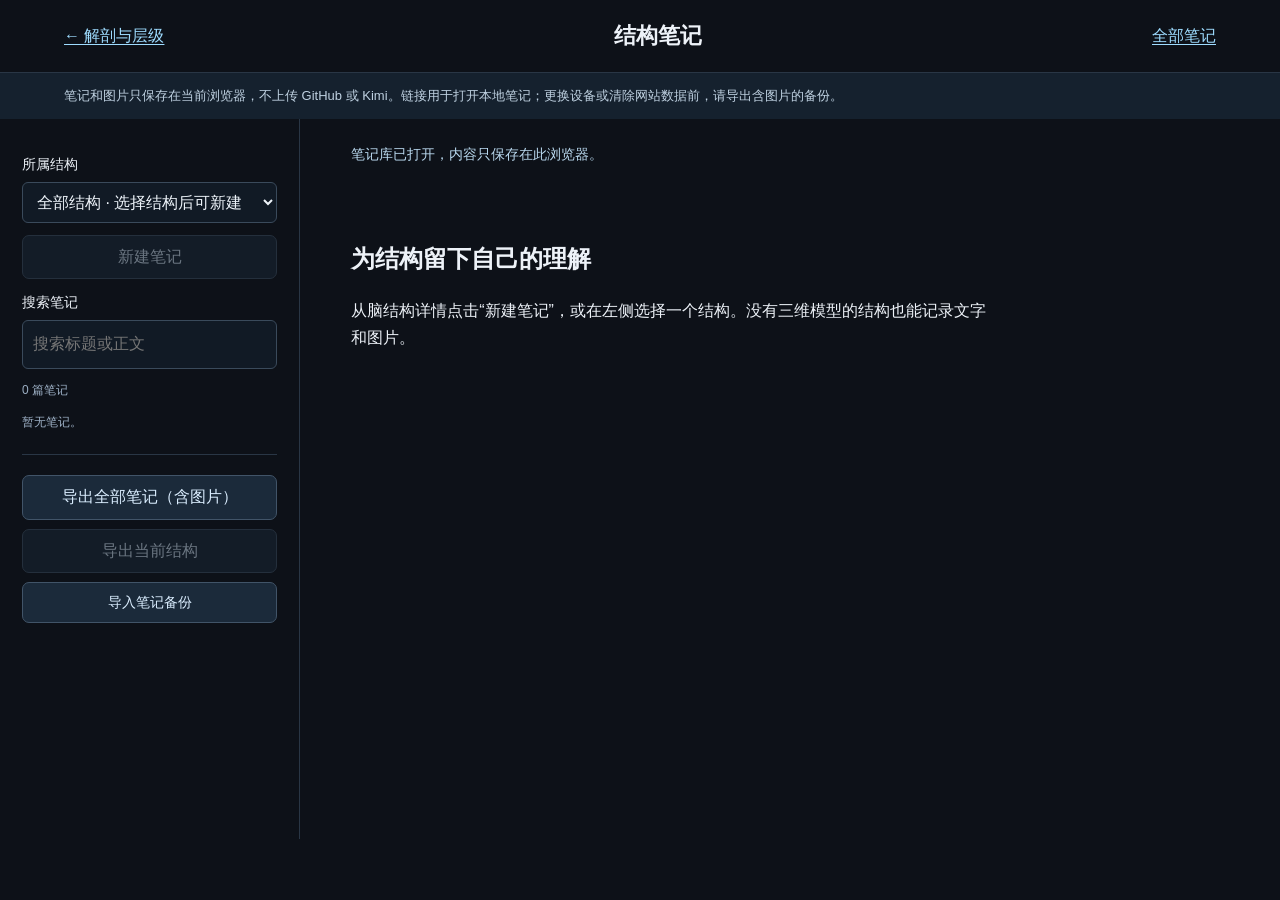
<file: notes.html>
<!doctype html>
<html lang="zh-CN">
<head>
<meta charset="utf-8"><meta name="viewport" content="width=device-width,initial-scale=1">
<meta http-equiv="Content-Security-Policy" content="default-src 'self'; img-src 'self' blob: data:; object-src 'none'; base-uri 'self'; form-action 'none'">
<title>结构笔记 · 脑区探索室</title>
<link rel="stylesheet" href="notes/notes.css?v=epithalamus1">
</head>
<body class="notebook-page">
<header class="notes-top"><a href="index.html">← 解剖与层级</a><h1>结构笔记</h1><a href="notes.html">全部笔记</a></header>
<p class="privacy-note">笔记和图片只保存在当前浏览器，不上传 GitHub 或 Kimi。链接用于打开本地笔记；更换设备或清除网站数据前，请导出含图片的备份。</p>
<main class="notebook-layout">
<aside class="notes-sidebar">
<label for="structurePick">所属结构</label><select id="structurePick"><option value="">全部结构 · 选择结构后可新建</option></select>
<button id="newNote" disabled>新建笔记</button>
<label for="filterNotes">搜索笔记</label><input id="filterNotes" type="search" placeholder="搜索标题或正文">
<p id="noteCount" class="muted"></p><nav id="noteList" aria-label="笔记列表"></nav>
<div class="backup-actions"><button id="exportAll">导出全部笔记（含图片）</button><button id="exportStructure" disabled>导出当前结构</button><label class="file-button" for="importInput">导入笔记备份</label><input id="importInput" type="file" accept="application/json,.json" hidden></div>
<p id="listError" class="error-message" role="status"></p>
</aside>
<section class="notes-workspace">
<p id="pageStatus" role="status" aria-live="polite">正在打开笔记库…</p>
<div id="emptyEditor"><h2>为结构留下自己的理解</h2><p>从脑结构详情点击“新建笔记”，或在左侧选择一个结构。没有三维模型的结构也能记录文字和图片。</p></div>
<div id="editor" hidden>
<nav id="noteAncestry" class="note-ancestry" aria-label="笔记结构完整从属关系"></nav>
<div class="editor-context"><a id="backToStructure" href="index.html">返回对应结构</a><span id="structureName"></span></div>
<div class="editor-actions"><button id="saveNote">保存</button><button id="copyNoteLink">复制笔记链接</button><button id="duplicateNote">另存副本</button><button id="reloadNote">重新载入</button><button id="deleteNote" class="danger">删除笔记</button></div>
<p id="saveStatus" role="status" aria-live="polite"></p>
<div id="saveError" class="error-message" hidden>未保存的改动仍在编辑器中。可点击“保存”重试，或“另存副本”；导出也会保留未保存草稿。</div>
<div id="linkBox" hidden><label for="linkText">笔记链接（仅在有对应本地数据的浏览器可打开）</label><input id="linkText" readonly></div>
<label for="noteTitle">标题</label><input id="noteTitle" maxlength="200" placeholder="未命名笔记">
<label for="noteBody">正文</label><textarea id="noteBody" rows="14" maxlength="500000" placeholder="写下你的理解、疑问、文献摘录……可直接粘贴截图。"></textarea>
<div class="image-toolbar"><label for="imageInput" class="file-button">添加图片</label><input id="imageInput" type="file" accept="image/png,image/jpeg,image/gif,image/webp" multiple hidden><span>可粘贴或拖入图片；每张 ≤10 MB，每篇最多 20 张。</span></div>
<div id="noteImages" class="note-images"></div>
<p class="muted">输入后自动保存，也可按 Ctrl＋S。图片总量每篇不超过 50 MB；正文按纯文字保存，不执行 HTML。</p>
</div>
</section>
</main>
<dialog id="imageDialog"><button id="closeImage">关闭大图</button><img id="largeImage" alt="笔记图片预览"><p id="largeCaption"></p></dialog>
<noscript>请启用 JavaScript 后使用结构笔记。</noscript>
<script type="module" src="notes/app.js?v=epithalamus1"></script>
</body></html>
</file>
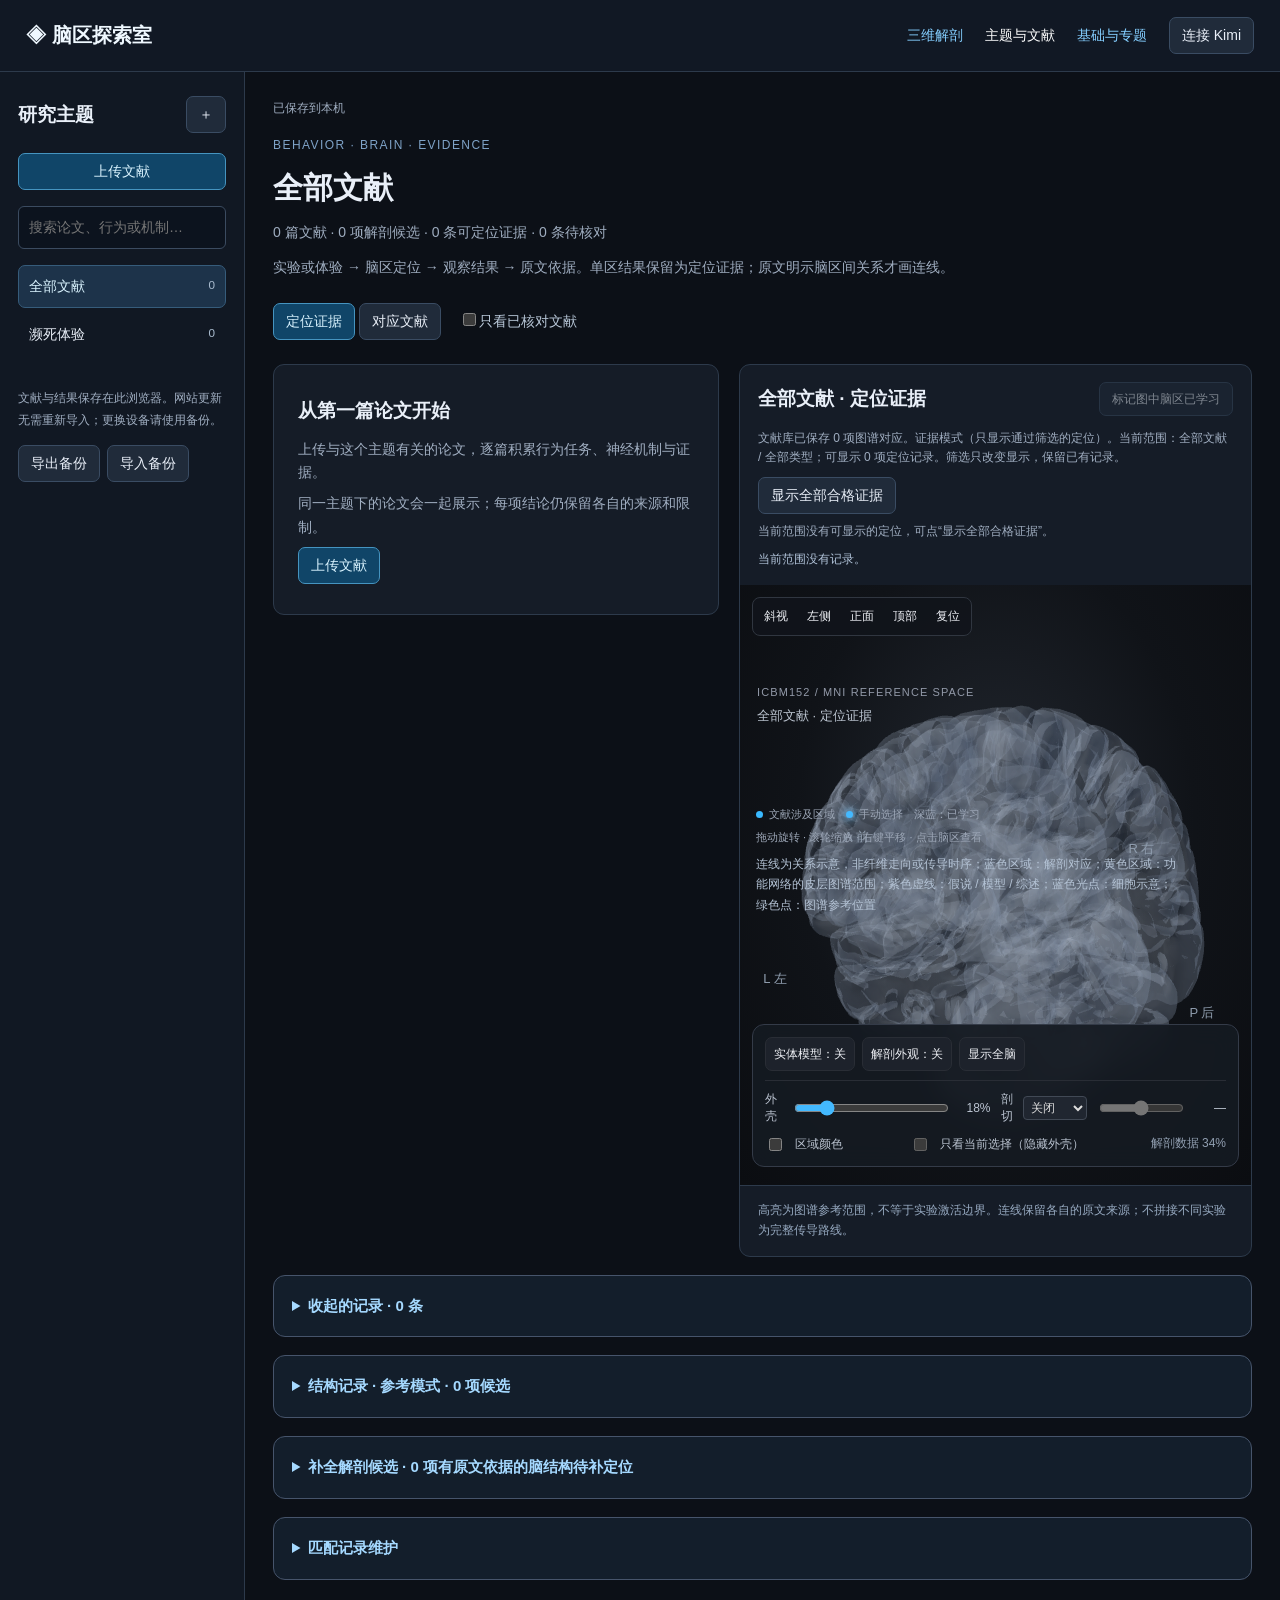
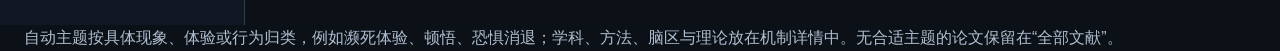
<file: papers.html>
<!doctype html>
<html lang="zh-CN"><head><meta charset="utf-8"><meta name="viewport" content="width=device-width,initial-scale=1"><title>主题与文献 · 脑区探索室</title><meta name="description" content="上传论文，以主题组织行为、神经机制和可追溯的文献证据，并关联三维解剖。"><link rel="stylesheet" href="research/style.css?v=functional2"></head>
<body>
<header><a class="brand" href="./">◈ 脑区探索室</a><nav aria-label="主导航"><a href="./">三维解剖</a><a class="active" href="papers.html" aria-current="page">主题与文献</a><a href="basics.html">基础与专题</a><button id="settingsBtn">连接 Kimi</button></nav></header>
<div class="library-layout">
 <aside class="topics"><div class="sidebar-title"><h2>研究主题</h2><button id="addTheme" aria-label="新建主题">＋</button></div><button class="primary wide" id="uploadBtn">上传文献</button><input id="librarySearch" type="search" placeholder="搜索论文、行为或机制…" aria-label="搜索文献库"><nav id="themeList" aria-label="研究主题列表"></nav><div class="local-note">文献与结果保存在此浏览器。网站更新无需重新导入；更换设备请使用备份。</div><div class="backup-actions"><button id="exportBtn">导出备份</button><button id="importBtn">导入备份</button><input id="backupFile" type="file" accept="application/json,.json" hidden></div></aside>
 <main>
  <p id="saveStatus" role="status" aria-live="polite">正在读取本机文献库…</p><button id="retrySave" hidden>重试保存</button>
  <div class="page-heading"><div><span class="eyebrow">BEHAVIOR · BRAIN · EVIDENCE</span><h1 id="topicTitle">全部文献</h1><p id="topicSummary">正在整理可定位证据…</p></div><button id="renameTheme" hidden>重命名主题</button></div>
  <p class="evidence-intro">实验或体验 → 脑区定位 → 观察结果 → 原文依据。单区结果保留为定位证据；原文明示脑区间关系才画连线。</p>
  <div class="view-controls"><div class="tabs" role="group" aria-label="查看内容"><button id="mechanismsTab" aria-pressed="true">定位证据</button><button id="papersTab" aria-pressed="false">对应文献</button></div><label><input type="checkbox" id="reviewedOnly">只看已核对文献</label><button id="showAllMechanisms" hidden>显示主题全部证据</button></div>
  <div class="research-grid"><section id="results" aria-label="可定位证据列表"></section><section class="brain-card" aria-label="主题的三维脑区"><div class="brain-heading"><h2 id="brainTitle">定位证据图</h2><button id="markLearned">标记图中脑区已学习</button></div><p id="mapScope" class="map-scope"></p><div class="actions map-actions"><button id="showSavedRecords">显示全部合格证据</button><button id="retryMap" hidden>重试加载脑图</button></div><p id="mapLoadStatus" role="status" aria-live="polite"></p><p id="mappingStatus">上传文献后，在这里查看有原文支持的解剖位置。</p><iframe id="brainFrame" title="文献涉及脑区的三维解剖" src="index.html?embed=research&v=functional2" loading="lazy"></iframe><p class="map-note">高亮为图谱参考范围，不等于实验激活边界。连线保留各自的原文来源；不拼接不同实验为完整传导路线。</p></section></div>
  <details id="excludedPanel" class="record-panel"><summary id="excludedCount">收起的记录</summary><p>背景、解释性假说、未核验摘录和定位不完整的记录在这里查看原因。已有匹配仍保存在原记录中。</p><div id="excludedResults"></div></details>
  <details id="recordPanel" class="record-panel"><summary id="recordTitle">结构记录 · 参考模式</summary><p>这里显示论文术语与图谱的解剖候选。侧别未报告时可显示双侧候选，但不会进入证据图，也不代表论文发现了双侧活动。</p><button id="openCatalog">查看全部解剖候选</button><div id="recordTabs" class="record-tabs" role="group" aria-label="记录分类"><button data-kind="all" aria-pressed="true">全部记录</button><button data-kind="region" aria-pressed="false">解剖结构</button><button data-kind="cell" aria-pressed="false">细胞与神经元</button></div><select id="recordFilter" hidden aria-label="记录类型"><option value="all">全部</option><option value="region">解剖结构</option><option value="cell">细胞与神经元</option></select><div id="recordDetails"></div></details>
  <details class="record-panel"><summary>补全解剖候选 · <span id="lookupQueue">正在检查</span></summary><label><input id="autoLookup" type="checkbox" checked> 新论文自动补全有原文依据、仍无图谱候选的结构</label><p>结构候选与证据展示分开处理：先检索标准术语和图谱，再由侧别、实验与原文依据决定能否进入证据图。背景和纯假说不进入检索队列。联网补全可能产生 Kimi API 费用。</p><div class="actions"><button id="lookupBtn">补全待定位结构</button><button id="retryLookup">重试待定位结构</button><button id="cancelLookup" hidden>取消补全</button></div><p id="lookupStatus" role="status" aria-live="polite">已有论文会在本机重新匹配，无需重新上传；要让今后导入保留侧别未知的结构，需要更新一次 Kimi 分析服务。</p></details>
  <details class="record-panel"><summary>匹配记录维护</summary><button id="rematchBtn">恢复 / 补充缺失匹配</button><p id="rematchStatus" role="status">从已有历史、检索术语和本地图谱恢复缺失对应。新增定位仍要通过原文证据筛选才进入主图。</p></details>
 </main>
</div>
<div id="message" role="status" aria-live="polite"></div>
<dialog id="uploadDialog"><form id="uploadForm"><div class="dialog-heading"><h2>上传一篇文献</h2><button type="button" data-close="uploadDialog" aria-label="关闭上传">关闭</button></div><p>只提取有实验依据的行为—脑区定位结果，通常 1–3 条，最多 6 条。材料发送到你配置的 Kimi 服务，可能产生 API 费用；结果经过定位和摘录筛选后展示。</p><label>论文文件<input id="paperFile" name="file" type="file" accept=".pdf,.txt,.md,.docx"></label><small>每次一篇，最大 12 MB。扫描件请先做文字识别。</small><details><summary>或者粘贴正文</summary><label>论文文本<textarea id="paperText" name="text" rows="7" placeholder="与文件上传二选一；建议保留标题、方法、结果和讨论。"></textarea></label></details><label>归入主题<input id="uploadTheme" name="chosenTheme" list="themeSuggestions" placeholder="留空由 Kimi 建议；例如濒死体验"><datalist id="themeSuggestions"></datalist></label><label>补充关键图表截图（可选）<input id="figureFiles" name="figures" type="file" accept="image/png,image/jpeg,image/webp" multiple></label><small>最多 3 张，每张 2 MB。PDF 按提取文本分析；需要视觉解读的图表请在这里补充。</small><div id="uploadStatus" class="status-box" role="status" aria-live="polite">等待选择文献</div><div class="actions"><button class="primary" id="analyzeBtn" type="submit">开始 Kimi 分析</button><button id="cancelAnalysis" type="button" hidden>取消分析</button></div></form></dialog>
<dialog id="settingsDialog"><div class="dialog-heading"><h2>Kimi 连接</h2><button data-close="settingsDialog">关闭</button></div><p>沿用你的 Kimi 账户。API 密钥只放在分析服务中；这里填写服务网址和个人访问码。</p><label>分析服务网址<input id="serviceUrl" type="url" placeholder="https://你的服务.workers.dev" autocomplete="off"></label><label>个人访问码<input id="accessToken" type="password" placeholder="服务端 ACCESS_TOKEN，非 Kimi 密钥" autocomplete="off"></label><small>访问码仅保留在当前标签页会话；备份不包含连接设置。</small><div class="actions"><button id="saveSettings" class="primary">保存连接</button><button id="testConnection">测试连接</button></div><p id="connectionStatus" class="status-box"></p><details class="setup-guide"><summary>配置或更新个人分析服务</summary><ol><li>打开 <a href="https://dash.cloudflare.com/" target="_blank" rel="noopener">Cloudflare 控制台</a>，在 Workers &amp; Pages 创建 Worker，可先选择 Hello World。</li><li>部署后打开 Edit code，用下面按钮复制的完整代码替换默认代码，再部署。<button id="copyWorker">复制分析服务代码</button> <a href="services/kimi-worker.js?v=epithalamus1" download>下载新版代码</a></li><li>在 Worker 的 Settings → Variables and Secrets 添加两个 Secret：<code>MOONSHOT_API_KEY</code> 填你的 Kimi API 密钥；<code>ACCESS_TOKEN</code> 填下方生成的个人访问码。<button id="generateToken">生成个人访问码</button><output id="generatedToken"></output><button id="copyToken" hidden>复制访问码</button></li><li>保存并部署。原有 Secrets 无需重建。测试连接显示“已启用解剖候选、证据分层与中线结构”即为新版。</li><li>将该 Worker 的 HTTPS 网址和相同访问码填入上方，保存并测试连接。以后上传论文无需重新配置服务。</li></ol><p>网站不能自动读取 Autumn 在你电脑中保存的密钥。不要把密钥粘贴到代码或 GitHub 仓库。</p><a href="https://platform.kimi.com/docs/guide/use-kimi-api-for-file-based-qa" target="_blank" rel="noopener">Kimi 文件分析说明</a> · <a href="https://developers.cloudflare.com/workers/get-started/dashboard/" target="_blank" rel="noopener">Cloudflare 配置说明</a></details></dialog>
<dialog id="paperDialog" class="paper-dialog"><div id="paperDetail"></div></dialog>
<dialog id="nameDialog"><form id="nameForm"><div class="dialog-heading"><h2 id="nameTitle">新建主题</h2><button type="button" data-close="nameDialog">关闭</button></div><label>主题名称<input id="themeName" maxlength="80" required></label><p>同名主题会合并；一篇文献可以同时属于多个主题。</p><button type="submit" class="primary">保存</button></form></dialog>
<p style="padding:0 24px;color:#aebed0">自动主题按具体现象、体验或行为归类，例如濒死体验、顿悟、恐惧消退；学科、方法、脑区与理论放在机制详情中。无合适主题的论文保留在“全部文献”。</p><noscript>需要启用 JavaScript 才能使用个人文献库。</noscript><script type="module" src="research/app.js?v=functional2"></script>
</body></html>
</file>
<file: scholar-core/styles.css>
:root{--ink:#173e3a;--muted:#6b8079;--paper:#f4f6f0;--line:#dce5dd;--green:#287766;--soft:#e6efe8;--purple:#796494;--amber:#996a32}*{box-sizing:border-box}[hidden]{display:none!important}body{margin:0;background:var(--paper);color:var(--ink);font:14px/1.65 "Segoe UI","Microsoft YaHei",sans-serif}button,input,select{font:inherit}button{cursor:pointer;color:var(--ink);border:1px solid var(--line);background:white;border-radius:7px;padding:7px 11px}button:hover{border-color:#8cb29e}button:disabled{cursor:default;opacity:.4}button:focus-visible,a:focus-visible,input:focus-visible,select:focus-visible{outline:3px solid #e2a567;outline-offset:3px}a{color:var(--green);overflow-wrap:anywhere}p{color:var(--muted);margin:7px 0}h1,h2,h3{margin:0;font-weight:550}h1{font-size:24px}h2{font-size:15px}h3{font-size:20px;line-height:1.45}.shell{max-width:1720px;margin:auto;padding:28px 32px}header{display:flex;align-items:center;justify-content:space-between;gap:15px;border-bottom:1px solid var(--line);padding-bottom:20px}.brand{display:flex;align-items:center;gap:12px}.brand p{font-size:12px;margin:3px 0}.mark{background:var(--ink);color:white;font:30px Georgia,serif;width:43px;height:43px;border-radius:13px;display:grid;place-items:center}.pill{background:var(--soft);color:var(--green);padding:5px 12px;border-radius:24px;font-size:11px;white-space:nowrap}.snapshot-meta{display:flex;align-items:center;justify-content:space-between;gap:12px;margin:22px 0 10px}.snapshot-meta strong{font-size:13px}.snapshot-meta p{font-size:11px}.actions{display:flex;gap:8px;flex-wrap:wrap}.load-state{font-size:12px;color:var(--green);min-height:20px}.load-state.error{color:#a43b2f}.load-state.example{color:var(--amber)}.coverage{font-size:12px;max-width:100%;overflow-wrap:anywhere}.counts{display:grid;grid-template-columns:repeat(5,1fr);gap:12px;margin:16px 0 21px}.count{background:white;border:1px solid var(--line);border-radius:10px;padding:13px 18px}.count strong{display:block;font-size:26px;font-weight:500}.count span{color:var(--muted);font-size:11px}.toolbar{display:flex;gap:8px;align-items:center;margin-bottom:18px}.toolbar input{flex:1;min-width:100px;padding:10px 13px;border:1px solid var(--line);border-radius:8px;background:white}.toolbar select{padding:10px;border:1px solid var(--line);border-radius:8px;background:white;color:var(--ink)}.workspace{display:grid;grid-template-columns:250px minmax(360px,1fr) 320px;gap:16px;align-items:start}.panel{background:white;border:1px solid var(--line);border-radius:13px;overflow:hidden}.panel-heading{display:flex;justify-content:space-between;align-items:start;gap:10px;padding:17px 18px;border-bottom:1px solid var(--line)}.panel-heading span,.panel-heading p{font-size:11px;color:var(--muted)}.panel-heading p{max-width:360px;margin-bottom:0}.catalogue>p{font-size:11px;padding:0 15px}.catalogue-list{min-height:350px;max-height:620px;overflow:auto;padding:6px 10px}.catalogue-item{display:block;width:100%;margin:5px 0;text-align:left;padding:10px;border-radius:8px;background:#fbfcf9;overflow-wrap:anywhere}.catalogue-item strong{font-size:12px;display:block;font-weight:500}.catalogue-item small{display:block;font-size:10px;color:var(--muted);margin-top:3px}.catalogue-item.selected{background:#e9f2e9;border-color:#86b49c}.paging{border-top:1px solid var(--line);padding:12px 10px;display:flex;align-items:center;justify-content:space-between;gap:6px;font-size:11px}.paging button{font-size:10px;padding:5px 7px}.paging input{width:44px;font:inherit;border:1px solid var(--line);padding:4px;border-radius:5px}.network-legend{display:flex;gap:14px;flex-wrap:wrap;padding:10px 17px;font-size:10px;color:var(--muted);background:#fcfdf9}.key{display:inline-block;width:9px;height:9px;margin-right:4px;background:#d2e7d9;border:1px solid #6b9d81;border-radius:50%}.key.chunk{background:#e5dcef;border-color:#9a83b5;border-radius:2px}.key.claim{background:#f1e0bf;border-color:#bb975f;border-radius:0}.key.source{background:#dbe8f4;border-color:#8ba9c2;transform:rotate(45deg)}.graph-stage{height:530px;position:relative;overflow:hidden;background:radial-gradient(#dce6dc .7px,transparent .7px);background-size:18px 18px;touch-action:none}.graph-stage svg{display:block;width:100%;height:100%;cursor:grab;user-select:none}.graph-stage svg.dragging{cursor:grabbing}.graph-edge{stroke:#8faf9b;stroke-width:1.1;stroke-opacity:.45;fill:none;cursor:pointer}.graph-edge.member,.graph-edge.layer{stroke:#b19bcc;stroke-opacity:.38}.graph-edge.evidence{stroke:#8daec8;stroke-dasharray:3 4}.graph-edge.shared{stroke:#9984b5;stroke-dasharray:3 5}.graph-edge.inactive{stroke:#bbaa97;stroke-dasharray:5 5;stroke-opacity:.3}.graph-edge:hover{stroke:#267868;stroke-width:3;stroke-opacity:1}.graph-node{cursor:pointer;outline:none}.graph-node text{font:11px "Segoe UI","Microsoft YaHei",sans-serif;fill:#284d42;paint-order:stroke;stroke:#f9fcf7;stroke-width:3px;stroke-linejoin:round;pointer-events:none}.graph-node .shape{fill:#d0e8d6;stroke:#7da28b;stroke-width:1.3}.graph-node.chunk .shape,.graph-node.bucket .shape{fill:#e6ddef;stroke:#9b83b6}.graph-node.claim .shape{fill:#f0ddb9;stroke:#b19461}.graph-node.source .shape{fill:#dbe8f2;stroke:#8ca7bc}.graph-node.center .shape{stroke-width:2.6}.graph-node:hover .shape,.graph-node:focus .shape{stroke:#267c66;stroke-width:3}.graph-node .count-label{font-size:10px;fill:#77608f}.zoom-controls{display:flex;align-items:center;position:absolute;bottom:15px;right:14px;border:1px solid var(--line);background:white;border-radius:8px;overflow:hidden}.zoom-controls button{border:0;border-radius:0}.zoom-controls span{min-width:40px;text-align:center;font-size:11px;color:var(--muted)}.graph-footer{padding:11px 16px;border-top:1px solid var(--line)}.graph-footer p{font-size:10px;margin:4px 0}.graph-paging{display:flex;align-items:center;gap:9px;margin:7px 0;font-size:11px}.graph-paging button{padding:4px 7px;font-size:10px}.inspector{max-height:900px;overflow:auto}#inspector-body{padding:18px;font-size:12px;overflow-wrap:anywhere}#inspector-body h3{margin-bottom:9px}.tag{display:inline-block;background:var(--soft);color:var(--green);font-size:10px;padding:2px 7px;border-radius:4px;margin:0 4px 5px 0}.tag.warning{color:var(--amber);background:#f5ecdf}.details-group{margin-top:20px}.details-group h4{margin:0 0 8px;color:#637a6b;font-size:11px}.record{padding:10px 0;border-top:1px solid #edf1e9}.record:first-child{border-top:0}.record button{padding:0;border:0;border-radius:0;background:none;color:var(--green);font-size:12px;text-align:left;overflow-wrap:anywhere}.record p{font-size:11px}.record .locator{font-size:10px;white-space:pre-wrap}.definition{white-space:pre-wrap;line-height:1.8}.hint{padding:10px 12px;background:#f5f6ed;border-radius:8px;font-size:11px}.mini-pages{display:flex;align-items:center;gap:8px;margin-top:12px;font-size:11px}.mini-pages button{font-size:10px;padding:4px 7px}.empty{color:var(--muted);font-size:12px;padding:20px 5px}.condition{margin:5px 0;font-size:11px;white-space:pre-wrap}.condition strong{font-weight:550;color:var(--ink)}footer{display:flex;justify-content:space-between;gap:20px;border-top:1px solid var(--line);margin-top:25px;padding:17px 0;font-size:10px;color:var(--muted)}.sr-only{position:absolute;width:1px;height:1px;overflow:hidden;clip:rect(0,0,0,0)}
.graph-node.inactive .shape{stroke-dasharray:3 3;fill:#ece6dc;stroke:#ac9c85}.graph-node.inactive text{fill:#8d7e69}
@media(max-width:1250px){.workspace{grid-template-columns:240px minmax(350px,1fr)}.inspector{grid-column:1/-1;max-height:none}#inspector-body{max-width:950px}.graph-stage{height:510px}}
@media(max-width:760px){.shell{padding:20px 15px}h1{font-size:20px}header{align-items:start}.brand{gap:9px}.brand p{max-width:230px}.pill{font-size:9px;padding:4px 7px}.snapshot-meta{align-items:start;flex-wrap:wrap}.snapshot-meta .actions{width:100%}.counts{grid-template-columns:repeat(3,1fr);gap:8px}.count{padding:10px 12px}.count strong{font-size:23px}.toolbar{flex-wrap:wrap}.toolbar input{flex-basis:70%;width:100%}.toolbar select{max-width:120px}.toolbar button{font-size:12px}.workspace{display:flex;flex-direction:column}.workspace>.panel{width:100%}.network{order:1}.catalogue{order:2}.inspector{order:3}.graph-stage{height:430px}.catalogue-list{min-height:100px;max-height:380px;display:grid;grid-template-columns:1fr 1fr;gap:5px}.catalogue-item{margin:0}.panel-heading{padding:14px}.network-legend{gap:11px}.inspector{max-height:none}.snapshot-meta p{max-width:100%;overflow-wrap:anywhere}footer{display:block}footer span{display:block;margin:5px 0}.paging{justify-content:center;gap:15px}}
@media(prefers-reduced-motion:reduce){*{scroll-behavior:auto!important}}
</file>
<file: styles.css>
:root {
  --ink: #163846;
  --muted: #657a82;
  --paper: #f5f1e8;
  --surface: #fffdf8;
  --line: #ddd8cd;
  --teal: #1f6c68;
  --teal-dark: #164f4c;
  --mint: #dcebe4;
  --amber: #f1a35f;
  --shadow: 0 18px 48px rgba(31, 64, 72, .09);
  --radius: 22px;
}

* { box-sizing: border-box; }
html { color-scheme: light; scroll-behavior: smooth; }
body {
  margin: 0;
  min-width: 320px;
  min-height: 100vh;
  color: var(--ink);
  background:
    radial-gradient(circle at 85% 0%, rgba(196, 220, 211, .45), transparent 26rem),
    var(--paper);
  font-family: "PingFang SC", "Microsoft YaHei", "Noto Sans CJK SC", system-ui, sans-serif;
}
button, input, textarea { font: inherit; }
button { color: inherit; }
button:focus-visible, input:focus-visible, textarea:focus-visible, [tabindex]:focus-visible { outline: 3px solid rgba(31, 108, 104, .26); outline-offset: 2px; }
.runtime-notice {
  position: fixed; left: 50%; bottom: 18px; z-index: 100; transform: translateX(-50%);
  width: min(680px, calc(100% - 28px)); padding: 11px 15px; border: 1px solid #d89d68;
  border-radius: 12px; color: #6f3818; background: #fff0df; box-shadow: 0 12px 30px rgba(89, 49, 25, .16);
  font-size: 12px; text-align: center;
}

.app-shell { min-height: 100vh; }
.topbar {
  height: 76px;
  padding: 0 26px;
  display: grid;
  grid-template-columns: 1fr auto 1fr;
  align-items: center;
  gap: 24px;
  border-bottom: 1px solid rgba(22, 56, 70, .12);
  background: rgba(245, 241, 232, .88);
  backdrop-filter: blur(16px);
  position: sticky;
  top: 0;
  z-index: 30;
}
.brand { display: inline-flex; align-items: center; gap: 11px; color: inherit; text-decoration: none; width: max-content; }
.brand-mark {
  width: 40px; height: 40px; display: grid; place-items: center; border-radius: 14px 14px 10px 14px;
  color: white; font-size: 19px; font-weight: 800; background: var(--teal); box-shadow: 0 7px 16px rgba(31, 108, 104, .22);
}
.brand strong { display: block; font-size: 15px; letter-spacing: .08em; }
.brand small { display: block; margin-top: 2px; color: var(--muted); font: 9px/1.1 ui-monospace, monospace; letter-spacing: .13em; text-transform: uppercase; }
.mode-tabs { display: flex; padding: 4px; border: 1px solid var(--line); border-radius: 13px; background: rgba(255, 253, 248, .58); }
.mode-tab { min-width: 72px; padding: 8px 16px; border: 0; border-radius: 9px; background: transparent; color: var(--muted); cursor: pointer; transition: .2s ease; }
.mode-tab:hover { color: var(--ink); }
.mode-tab.active { color: #fff; background: var(--teal); box-shadow: 0 4px 12px rgba(31, 108, 104, .17); }
.top-actions { display: flex; align-items: center; justify-content: flex-end; gap: 17px; }
.search-box { width: min(290px, 24vw); height: 42px; display: flex; align-items: center; gap: 9px; padding: 0 10px 0 14px; border: 1px solid var(--line); border-radius: 13px; background: var(--surface); }
.search-box > span { color: var(--teal); font-size: 22px; transform: rotate(-20deg); }
.search-box input { min-width: 0; flex: 1; border: 0; outline: 0; color: var(--ink); background: transparent; font-size: 13px; }
.search-box input::placeholder { color: #8a989b; }
kbd { min-width: 22px; padding: 3px 6px; border: 1px solid #d6d2c8; border-bottom-width: 2px; border-radius: 6px; color: #6f7d80; background: #f4f1e9; font: 11px/1.2 ui-monospace, monospace; text-align: center; }
.progress-pill { display: flex; align-items: center; gap: 8px; color: var(--muted); font-size: 11px; white-space: nowrap; }
.progress-ring { --progress: 0deg; width: 40px; height: 40px; padding: 4px; display: grid; place-items: center; border-radius: 50%; background: conic-gradient(var(--teal) var(--progress), #d9ddd7 0); position: relative; }
.progress-ring::before { content: ""; position: absolute; inset: 4px; border-radius: inherit; background: var(--paper); }
.progress-ring b { position: relative; font-size: 9px; color: var(--ink); }

main { padding: 20px 24px 26px; }
.mode-panel { display: none; }
.mode-panel.active { display: grid; }
#exploreMode { grid-template-columns: 245px minmax(460px, 1fr) 365px; gap: 16px; height: calc(100vh - 122px); min-height: 660px; }
.panel { border: 1px solid rgba(22, 56, 70, .11); border-radius: var(--radius); background: rgba(255, 253, 248, .92); box-shadow: var(--shadow); overflow: hidden; }
.region-sidebar { display: flex; flex-direction: column; padding: 20px 14px 14px; }
.sidebar-heading { display: flex; align-items: end; justify-content: space-between; padding: 0 7px 14px; }
.eyebrow { display: block; margin-bottom: 6px; color: var(--teal); font-size: 10px; font-weight: 800; letter-spacing: .17em; text-transform: uppercase; }
.sidebar-heading h2 { margin: 0; font-family: Georgia, "Songti SC", serif; font-size: 18px; font-weight: 600; }
.count-badge { min-width: 27px; height: 27px; display: grid; place-items: center; border-radius: 50%; color: var(--teal); background: var(--mint); font: 700 11px ui-monospace, monospace; }
.filter-row { display: grid; grid-template-columns: repeat(4, 1fr); gap: 4px; padding: 5px; border-radius: 12px; background: #f0ede5; }
.filter-chip { padding: 7px 3px; border: 0; border-radius: 8px; color: var(--muted); background: transparent; font-size: 11px; cursor: pointer; }
.filter-chip.active { color: var(--ink); background: var(--surface); box-shadow: 0 2px 7px rgba(22,56,70,.08); font-weight: 700; }
.region-list { flex: 1; overflow: auto; margin: 12px -3px 10px 0; padding-right: 5px; scrollbar-width: thin; scrollbar-color: #c8d0cc transparent; }
.group-label { padding: 7px 9px 5px; color: #879397; font-size: 9px; font-weight: 800; letter-spacing: .15em; }
.region-item { width: 100%; min-height: 49px; display: grid; grid-template-columns: 8px 1fr auto; align-items: center; gap: 10px; padding: 7px 9px; border: 0; border-radius: 12px; background: transparent; text-align: left; cursor: pointer; transition: .18s ease; }
.region-item:hover { background: rgba(31, 108, 104, .06); transform: translateX(2px); }
.region-item.active { background: var(--ink); color: white; box-shadow: 0 7px 16px rgba(22, 56, 70, .16); }
.region-item > i { width: 7px; height: 28px; border-radius: 8px; background: var(--region-color); }
.region-item strong { display: block; font-size: 13px; }
.region-item small { display: block; margin-top: 2px; color: #89989c; font: 9px/1.2 ui-monospace, monospace; }
.region-item.active small { color: rgba(255,255,255,.62); }
.item-arrow { font: 21px/1 Georgia, serif; color: #99a5a6; }
.learned-check { width: 20px; height: 20px; display: grid; place-items: center; border-radius: 50%; color: var(--teal); background: var(--mint); font-size: 11px; }
.extension-note { display: flex; gap: 9px; padding: 11px 10px; border: 1px dashed #b7c9c0; border-radius: 13px; background: rgba(220,235,228,.42); }
.extension-icon { flex: 0 0 25px; height: 25px; display: grid; place-items: center; border-radius: 8px; color: white; background: var(--teal); }
.extension-note strong { display: block; font-size: 10px; }
.extension-note p { margin: 3px 0 0; color: var(--muted); font-size: 9px; line-height: 1.45; }
.empty-state { display: grid; gap: 5px; padding: 24px 10px; text-align: center; }
.empty-state strong { font-size: 13px; }
.empty-state span { color: var(--muted); font-size: 10px; }

.atlas-panel { display: grid; grid-template-rows: auto 1fr auto; background: linear-gradient(155deg, rgba(255,253,248,.96), rgba(236,240,233,.88)); }
.panel-toolbar { display: flex; align-items: center; justify-content: space-between; padding: 16px 18px 0; position: relative; z-index: 5; }
.view-tabs { display: flex; gap: 3px; padding: 3px; border-radius: 11px; background: rgba(225,228,219,.75); }
.view-tab { padding: 7px 14px; border: 0; border-radius: 8px; color: var(--muted); background: transparent; font-size: 11px; cursor: pointer; }
.view-tab.active { color: var(--ink); background: var(--surface); font-weight: 700; box-shadow: 0 2px 7px rgba(22,56,70,.09); }
.ghost-button { min-height: 36px; padding: 7px 13px; border: 1px solid var(--line); border-radius: 10px; color: var(--muted); background: rgba(255,253,248,.72); cursor: pointer; transition: .18s ease; }
.ghost-button:hover, .ghost-button.active { color: var(--teal); border-color: #a9c6bb; background: #fafffb; }
.brain-stage { min-height: 0; display: grid; place-items: center; position: relative; overflow: hidden; }
.brain-stage::before { content: ""; width: min(78%, 590px); aspect-ratio: 1; position: absolute; border-radius: 50%; background: radial-gradient(circle, rgba(220,235,228,.72), rgba(220,235,228,0) 67%); }
#brainMap { width: min(96%, 760px); height: 100%; max-height: 610px; position: relative; z-index: 1; overflow: visible; }
.brain-view { opacity: 0; pointer-events: none; transition: opacity .28s ease; }
.brain-view.active { opacity: 1; pointer-events: auto; }
.brain-silhouette { fill: url(#dots); stroke: rgba(22,56,70,.22); stroke-width: 2; stroke-dasharray: 4 5; }
.deep-outline { fill: rgba(247,245,237,.74); }
.deep-ghost { fill: none; stroke: rgba(22,56,70,.08); stroke-width: 24; }
.brain-region { fill: color-mix(in srgb, var(--fill) 85%, white); stroke: rgba(255,255,255,.83); stroke-width: 4; cursor: pointer; filter: url(#softShadow); transform-origin: center; transition: opacity .2s ease, filter .2s ease, stroke .2s ease, transform .2s ease; }
.brain-region:hover { opacity: .88; stroke: white; stroke-width: 6; }
.brain-region.selected { stroke: var(--ink); stroke-width: 7; filter: url(#softShadow); }
.map-label { cursor: pointer; }
.map-label path { fill: none; stroke: rgba(22,56,70,.56); stroke-width: 1.4; stroke-dasharray: 2 3; }
.map-label path::after { content: ""; }
.map-label text { fill: var(--ink); font-size: 13px; font-weight: 700; paint-order: stroke; stroke: rgba(245,241,232,.9); stroke-width: 5px; }
.hide-labels .map-labels { opacity: 0; pointer-events: none; }
.map-labels { transition: opacity .2s ease; }
.orientation { position: absolute; top: 45px; right: 24px; display: flex; align-items: center; gap: 7px; z-index: 3; color: #75878b; font-size: 9px; letter-spacing: .15em; }
.orientation i { width: 46px; height: 1px; position: relative; background: #9bacad; }
.orientation i::after { content: ""; width: 5px; height: 5px; position: absolute; right: 0; top: -2px; border-top: 1px solid #9bacad; border-right: 1px solid #9bacad; transform: rotate(45deg); }
.diagram-note { position: absolute; bottom: 1px; z-index: 2; margin: 0; color: #819094; font-size: 9px; letter-spacing: .04em; }
.atlas-footer { min-height: 50px; display: flex; align-items: center; justify-content: space-between; gap: 14px; padding: 10px 18px; border-top: 1px solid rgba(22,56,70,.08); }
.legend { display: flex; flex-wrap: wrap; gap: 13px; color: var(--muted); font-size: 9px; }
.legend span { display: inline-flex; align-items: center; gap: 5px; }
.legend-dot { width: 7px; height: 7px; border-radius: 50%; background: var(--amber); }
.legend-dot.deep { background: #8faeeb; }
.legend-dot.support { background: #8db765; }
.hint { color: #879397; font-size: 9px; }

.detail-panel { display: flex; flex-direction: column; background: var(--surface); }
.detail-hero { padding: 19px 21px 18px; border-bottom: 1px solid rgba(22,56,70,.09); background: linear-gradient(130deg, color-mix(in srgb, var(--accent) 21%, white), rgba(255,253,248,.76)); position: relative; overflow: hidden; }
.detail-hero::after { content: ""; width: 130px; height: 130px; position: absolute; right: -48px; bottom: -60px; border: 25px solid color-mix(in srgb, var(--accent) 30%, transparent); border-radius: 50%; }
.detail-kicker { display: flex; align-items: center; justify-content: space-between; position: relative; z-index: 1; }
.detail-kicker > span { color: var(--teal); font-size: 9px; font-weight: 800; letter-spacing: .15em; }
.learn-button { padding: 6px 9px; border: 1px solid rgba(22,56,70,.18); border-radius: 9px; background: rgba(255,255,255,.56); color: var(--ink); font-size: 10px; cursor: pointer; }
.learn-button.done { color: var(--teal-dark); border-color: #a4c8b8; background: #e5f2eb; }
.region-title-row { display: flex; align-items: center; gap: 12px; margin-top: 13px; position: relative; z-index: 1; }
.region-index { width: 38px; height: 38px; display: grid; place-items: center; border-radius: 50%; color: white; background: var(--ink); font: 700 11px ui-monospace, monospace; }
.region-title-row h1 { margin: 0; font: 600 25px/1.05 Georgia, "Songti SC", serif; }
.region-title-row p { margin: 4px 0 0; color: var(--muted); font: 9px ui-monospace, monospace; letter-spacing: .08em; }
.region-summary { margin: 13px 0 0; padding-left: 50px; font-size: 12px; line-height: 1.7; position: relative; z-index: 1; }
.detail-scroll { flex: 1; min-height: 0; overflow-y: auto; padding: 4px 20px 22px; scrollbar-width: thin; scrollbar-color: #c8d0cc transparent; }
.detail-section { padding: 16px 0; border-bottom: 1px solid rgba(22,56,70,.08); }
.detail-section h3 { display: flex; align-items: center; gap: 7px; margin: 0 0 11px; font-size: 11px; letter-spacing: .08em; }
.section-icon { color: var(--teal); font-size: 15px; }
.function-list { display: grid; gap: 7px; margin: 0; padding: 0; list-style: none; }
.function-list li { display: flex; align-items: center; gap: 8px; color: #455d65; font-size: 11px; }
.function-list li::before { content: ""; width: 5px; height: 5px; border-radius: 50%; background: var(--amber); box-shadow: 0 0 0 3px rgba(241,163,95,.15); }
.experiment-card { margin: 12px 0 0; padding: 14px; border: 1px solid #d7e1dc; border-radius: 15px; background: #f4f8f4; }
.section-heading { display: flex; align-items: center; justify-content: space-between; }
.type-tag { padding: 4px 7px; border-radius: 7px; color: var(--teal); background: var(--mint); font-size: 8px; }
.experiment-card h4 { margin: 3px 0 9px; font: 600 16px/1.25 Georgia, "Songti SC", serif; }
.experiment-card dl { display: grid; gap: 8px; margin: 0; }
.experiment-card dl > div { display: grid; grid-template-columns: 59px 1fr; gap: 6px; }
.experiment-card dt { color: var(--teal); font-size: 9px; font-weight: 800; }
.experiment-card dd { margin: 0; color: #52666c; font-size: 10px; line-height: 1.55; }
.memory-card { margin-top: 12px; padding: 14px; border: 0; border-radius: 15px; background: #fff2df; }
.memory-head { display: flex; align-items: center; justify-content: space-between; color: #a5612f; font-size: 9px; font-weight: 800; letter-spacing: .1em; }
.memory-head b { padding: 3px 6px; border-radius: 6px; color: #9a5d30; background: rgba(255,255,255,.55); font-size: 8px; }
.memory-card h4 { margin: 10px 0 6px; font: 600 15px Georgia, "Songti SC", serif; }
.memory-card p, .pitfall p { margin: 0; color: #5f625d; font-size: 10px; line-height: 1.65; }
.pitfall { margin-top: 12px; padding: 11px 13px; border: 1px solid #ded9ce; border-radius: 12px; background: #fbf9f3; }
.pitfall summary { display: flex; justify-content: space-between; font-size: 10px; font-weight: 700; cursor: pointer; list-style: none; }
.pitfall summary::-webkit-details-marker { display: none; }
.pitfall[open] summary span { transform: rotate(45deg); }
.pitfall p { margin-top: 9px; }
.notes-section { border-bottom: 0; }
.notes-section textarea { width: 100%; min-height: 78px; resize: vertical; padding: 10px 11px; border: 1px solid var(--line); border-radius: 11px; outline: 0; color: var(--ink); background: #faf8f2; font-size: 10px; line-height: 1.55; }
.notes-section textarea:focus { border-color: #90b9ab; background: white; }
.notes-section small { display: block; margin-top: 5px; color: #909b9d; font-size: 8px; text-align: right; }
.topic-entry { width: 100%; display: flex; align-items: center; justify-content: space-between; gap: 12px; margin: 14px 0 2px; padding: 13px 14px; border: 0; border-radius: 14px; color: white; background: linear-gradient(135deg, #183e49, #286a64); text-align: left; cursor: pointer; box-shadow: 0 9px 20px rgba(22,56,70,.16); }
.topic-entry span { display: grid; gap: 4px; font-size: 11px; }
.topic-entry span b { color: #a9d6c8; font-size: 8px; letter-spacing: .13em; text-transform: uppercase; }
.topic-entry i { flex: 0 0 auto; color: #fff2d7; font-size: 9px; font-style: normal; }
.topic-entry:hover { transform: translateY(-1px); box-shadow: 0 12px 25px rgba(22,56,70,.21); }

#topicMode { grid-template-columns: 230px minmax(0, 1fr); gap: 16px; height: calc(100vh - 122px); min-height: 680px; }
.topic-sidebar { display: flex; flex-direction: column; padding: 20px 13px 14px; }
.topic-side-head { padding: 3px 8px 18px; border-bottom: 1px solid rgba(22,56,70,.09); }
.topic-number { display: inline-block; margin-bottom: 12px; padding: 5px 8px; border-radius: 7px; color: #8c4738; background: #f7ded6; font: 800 9px ui-monospace, monospace; letter-spacing: .12em; }
.topic-side-head h2 { margin: 0; font: 600 20px/1.25 Georgia, "Songti SC", serif; }
.topic-side-head p { margin: 8px 0 0; color: var(--muted); font-size: 10px; line-height: 1.55; }
.topic-nav { display: grid; gap: 5px; margin-top: 14px; }
.topic-nav button { display: grid; grid-template-columns: 28px 1fr auto; align-items: center; gap: 8px; padding: 10px 9px; border: 0; border-radius: 11px; color: var(--muted); background: transparent; text-align: left; cursor: pointer; }
.topic-nav button i { width: 27px; height: 27px; display: grid; place-items: center; border-radius: 8px; color: var(--teal); background: #e7f0eb; font-style: normal; }
.topic-nav button span { font-size: 11px; }
.topic-nav button b { color: #99a5a6; font: 17px Georgia, serif; }
.topic-nav button:hover { color: var(--ink); background: #f1f3ed; }
.topic-nav button.active { color: white; background: var(--ink); }
.topic-nav button.active i { color: white; background: rgba(255,255,255,.13); }
.topic-nav button.active b { color: white; }
.topic-side-foot { margin-top: auto; padding: 13px 8px 3px; border-top: 1px solid rgba(22,56,70,.09); }
.topic-side-foot > span { display: inline-block; margin-right: 4px; padding: 4px 6px; border-radius: 6px; color: var(--teal); background: #e7f0eb; font-size: 8px; }
.topic-side-foot p { margin: 8px 0 0; color: #879397; font-size: 8px; line-height: 1.5; }
.topic-main { overflow-y: auto; background: #fbfaf5; scrollbar-width: thin; scrollbar-color: #c8d0cc transparent; }
.topic-hero { padding: 30px 38px 27px; color: white; background: linear-gradient(125deg, #173b48 0%, #245d5a 62%, color-mix(in srgb, var(--topic-accent) 64%, #245d5a) 125%); position: relative; overflow: hidden; }
.topic-hero::after { content: ""; width: 310px; height: 310px; position: absolute; right: -110px; top: -155px; border: 58px solid rgba(255,255,255,.07); border-radius: 50%; }
.topic-hero-meta { display: flex; gap: 7px; position: relative; z-index: 1; }
.topic-hero-meta span { padding: 5px 8px; border: 1px solid rgba(255,255,255,.16); border-radius: 7px; color: #cde4dd; background: rgba(255,255,255,.07); font: 700 8px ui-monospace, monospace; letter-spacing: .13em; }
.topic-hero h1 { max-width: 820px; margin: 17px 0 9px; position: relative; z-index: 1; font: 600 clamp(30px, 4.2vw, 52px)/1.08 Georgia, "Songti SC", serif; }
.topic-hero > p { max-width: 930px; margin: 0; position: relative; z-index: 1; color: rgba(255,255,255,.77); font-size: 12px; line-height: 1.75; }
.objective-row { display: flex; flex-wrap: wrap; gap: 6px; margin-top: 18px; position: relative; z-index: 1; }
.objective-row span { padding: 6px 9px; border-radius: 99px; color: #e8f3ef; background: rgba(255,255,255,.09); font-size: 9px; }
.topic-body { padding: 28px 34px 40px; }
.topic-section-heading { display: flex; align-items: end; justify-content: space-between; gap: 30px; margin-bottom: 18px; }
.topic-section-heading h2 { margin: 0; font: 600 clamp(23px, 3vw, 34px)/1.2 Georgia, "Songti SC", serif; }
.topic-section-heading > p { max-width: 370px; margin: 0; color: var(--muted); font-size: 10px; line-height: 1.65; text-align: right; }
.pathway-layout { display: grid; gap: 15px; }
.pathway-map { display: flex; align-items: stretch; gap: 7px; padding: 15px; border: 1px solid #dce2dc; border-radius: 18px; background: #f1f5f1; overflow-x: auto; }
.route-node { min-width: 132px; flex: 1 0 132px; display: grid; align-content: start; gap: 5px; padding: 12px 11px; border: 1px solid transparent; border-radius: 13px; color: var(--ink); background: rgba(255,255,255,.72); text-align: left; cursor: pointer; }
.route-node > b { width: 25px; height: 25px; display: grid; place-items: center; margin-bottom: 4px; border-radius: 50%; color: white; background: var(--node-color); font: 700 9px ui-monospace, monospace; }
.route-node span { font-size: 11px; font-weight: 800; }
.route-node small { color: var(--muted); font-size: 8px; line-height: 1.4; }
.route-node:hover { border-color: var(--node-color); transform: translateY(-2px); }
.route-node.active { border-color: var(--node-color); background: white; box-shadow: 0 9px 22px color-mix(in srgb, var(--node-color) 22%, transparent); }
.route-arrow { align-self: center; flex: 0 0 auto; color: #8ba19d; font-size: 16px; }
.route-detail { display: grid; grid-template-columns: 210px 1fr; gap: 22px; padding: 20px; border: 1px solid color-mix(in srgb, var(--node-color) 35%, #d8ddd7); border-radius: 18px; background: linear-gradient(135deg, white, color-mix(in srgb, var(--node-color) 8%, white)); }
.route-detail-top { display: flex; align-items: center; gap: 12px; }
.route-detail-top > span { width: 44px; height: 44px; display: grid; place-items: center; flex: 0 0 auto; border-radius: 50%; color: white; background: var(--node-color); font: 700 13px ui-monospace, monospace; }
.route-detail-top small { color: var(--muted); font-size: 8px; letter-spacing: .12em; }
.route-detail-top h3 { margin: 4px 0 0; font: 600 21px Georgia, "Songti SC", serif; }
.route-examples { grid-column: 1; margin: 8px 0 0; color: var(--muted); font-size: 9px; line-height: 1.6; }
.route-facts { grid-column: 2; grid-row: 1 / span 2; display: grid; grid-template-columns: 1fr 1fr; gap: 9px; }
.route-facts > div { padding: 12px; border-radius: 12px; background: rgba(255,255,255,.76); }
.route-facts b { color: var(--node-color); font-size: 9px; }
.route-facts p { margin: 6px 0 0; color: #52666c; font-size: 10px; line-height: 1.62; }
.model-heading { margin-top: 30px; }
.model-grid { display: grid; grid-template-columns: repeat(3, 1fr); gap: 11px; }
.model-card { padding: 17px; border: 1px solid #dedbd2; border-radius: 16px; background: white; }
.model-title { display: flex; align-items: center; gap: 10px; }
.model-title > span { color: #c98565; font: 700 17px ui-monospace, monospace; }
.model-title small { color: var(--teal); font-size: 8px; font-weight: 800; letter-spacing: .1em; }
.model-title h3 { margin: 3px 0 0; font: 600 16px Georgia, "Songti SC", serif; }
.model-claim { min-height: 62px; margin: 13px 0; color: #40575f; font-size: 10px; line-height: 1.62; }
.model-card dl { display: grid; gap: 7px; margin: 0; }
.model-card dl > div { padding: 9px; border-radius: 10px; background: #f5f5ef; }
.model-card dt { color: var(--teal); font-size: 8px; font-weight: 800; }
.model-card dd { margin: 4px 0 0; color: var(--muted); font-size: 9px; line-height: 1.5; }
.study-anchor { display: grid; grid-template-columns: auto 1fr; gap: 14px; margin-top: 17px; padding: 14px 16px; border-radius: 14px; color: #70401f; background: #fff0de; }
.study-anchor b { font-size: 10px; }
.study-anchor span { font-size: 10px; line-height: 1.6; }

.experiment-stack { display: grid; gap: 9px; }
.deep-experiment { border: 1px solid #dcd9d0; border-radius: 15px; background: white; overflow: hidden; }
.deep-experiment summary { display: grid; grid-template-columns: 38px 1fr auto; align-items: center; gap: 11px; padding: 14px 16px; cursor: pointer; list-style: none; }
.deep-experiment summary::-webkit-details-marker { display: none; }
.experiment-no { color: #c67e5e; font: 700 13px ui-monospace, monospace; }
.deep-experiment summary small { color: var(--teal); font-size: 8px; font-weight: 800; letter-spacing: .08em; }
.deep-experiment summary h3 { margin: 3px 0 0; font: 600 17px Georgia, "Songti SC", serif; }
.deep-experiment summary i { font-style: normal; transition: transform .2s ease; }
.deep-experiment[open] summary i { transform: rotate(45deg); }
.deep-experiment[open] summary { background: #f4f7f3; }
.deep-experiment-body { padding: 0 16px 16px 65px; background: #f4f7f3; }
.experiment-question { display: grid; grid-template-columns: 65px 1fr; gap: 8px; padding: 10px 12px; border-radius: 11px; color: white; background: var(--ink); }
.experiment-question b { color: #a9d6c8; font-size: 9px; }
.experiment-question p { margin: 0; font-size: 10px; line-height: 1.5; }
.experiment-method-grid { display: grid; grid-template-columns: 1fr 1fr; gap: 8px; margin-top: 8px; }
.experiment-method-grid > div { padding: 11px 12px; border: 1px solid #dde1dc; border-radius: 11px; background: white; }
.experiment-method-grid b { color: var(--teal); font-size: 9px; }
.experiment-method-grid p { margin: 5px 0 0; color: var(--muted); font-size: 9px; line-height: 1.55; }
.experiment-method-grid .warning { border-color: #ecd0bc; background: #fff5e9; }
.experiment-method-grid .warning b { color: #a65335; }
.evidence-ladder { display: flex; align-items: center; justify-content: center; flex-wrap: wrap; gap: 9px; margin-top: 17px; padding: 14px; border-radius: 14px; background: #eaf2ed; }
.evidence-ladder span { padding: 6px 9px; border-radius: 8px; color: var(--teal-dark); background: white; font-size: 9px; font-weight: 700; }
.evidence-ladder i { color: #7d9e94; font-style: normal; }
.evidence-ladder small { flex-basis: 100%; color: var(--muted); font-size: 8px; text-align: center; }

.paper-timeline { display: grid; gap: 9px; position: relative; }
.paper-timeline::before { content: ""; width: 1px; position: absolute; left: 34px; top: 20px; bottom: 20px; background: #d9d5cb; }
.paper-card { display: grid; grid-template-columns: 70px 1fr; gap: 10px; position: relative; }
.paper-year { width: 58px; height: 31px; display: grid; place-items: center; margin-top: 15px; border: 1px solid #d6d7d0; border-radius: 9px; color: #9c583d; background: #fbfaf5; font: 700 10px ui-monospace, monospace; z-index: 1; }
.paper-content { padding: 14px 16px; border: 1px solid #dedbd2; border-radius: 15px; background: white; }
.paper-tags { display: flex; gap: 5px; margin-bottom: 7px; }
.paper-tags span, .paper-tags b { padding: 4px 6px; border-radius: 6px; color: var(--teal); background: #e8f1ec; font-size: 8px; }
.paper-tags b { color: #8c4936; background: #f8e4dc; }
.paper-content > a { color: var(--ink); font: 600 16px/1.35 Georgia, serif; text-decoration: none; }
.paper-content > a:hover { color: var(--teal); text-decoration: underline; }
.paper-content > a i { margin-left: 6px; color: var(--teal); font-style: normal; }
.paper-content > small { display: block; margin-top: 5px; color: #7b898c; font-size: 8px; }
.paper-evidence { display: grid; grid-template-columns: 1fr 1fr; gap: 8px; margin-top: 10px; }
.paper-evidence p { margin: 0; padding: 9px 10px; border-radius: 10px; color: var(--muted); background: #f5f5ef; font-size: 9px; line-height: 1.55; }
.paper-evidence b { display: block; margin-bottom: 3px; color: var(--teal); font-size: 8px; }
.citation-note { margin: 16px 0 0 80px; padding: 14px 16px; border-radius: 14px; color: #654421; background: #fff1dc; }
.citation-note b { font-size: 10px; }
.citation-note p { margin: 5px 0 0; font-size: 9px; line-height: 1.6; }

.frontier-grid { display: grid; grid-template-columns: 1fr 1fr; gap: 12px; }
.frontier-card { min-height: 250px; display: flex; flex-direction: column; padding: 18px; border: 1px solid #dedbd2; border-top: 4px solid #598f86; border-radius: 17px; background: white; }
.frontier-card.amber { border-top-color: #d59a43; }
.frontier-card.violet { border-top-color: #9b75ad; }
.frontier-card.red { border-top-color: #c9665c; }
.frontier-top { display: flex; align-items: center; justify-content: space-between; }
.frontier-top span { padding: 5px 7px; border-radius: 7px; color: var(--teal); background: #e8f1ec; font-size: 8px; font-weight: 800; letter-spacing: .08em; }
.frontier-card.amber .frontier-top span { color: #8a5a18; background: #faeccf; }
.frontier-card.violet .frontier-top span { color: #70447f; background: #efe4f3; }
.frontier-card.red .frontier-top span { color: #8c3d37; background: #f8e1de; }
.frontier-top b { color: #a6afb0; font: 700 14px ui-monospace, monospace; }
.frontier-card h3 { margin: 16px 0 8px; font: 600 20px/1.3 Georgia, "Songti SC", serif; }
.frontier-card > p { margin: 0; color: var(--muted); font-size: 10px; line-height: 1.65; }
.frontier-card > div:last-child { margin-top: auto; padding-top: 14px; }
.frontier-card > div:last-child small { display: block; color: #8d989a; font-size: 8px; letter-spacing: .1em; }
.frontier-card > div:last-child strong { display: block; margin-top: 5px; color: #384e55; font-size: 10px; line-height: 1.55; }
.research-bridge { display: grid; grid-template-columns: 280px 1fr; gap: 24px; margin-top: 14px; padding: 20px; border-radius: 17px; color: white; background: linear-gradient(135deg, #173b48, #275f5b); }
.research-bridge h3 { margin: 0; font: 600 18px Georgia, "Songti SC", serif; }
.research-bridge p { margin: 0; color: rgba(255,255,255,.72); font-size: 10px; line-height: 1.75; }

.topic-quiz-intro, .topic-quiz-result { max-width: 700px; margin: 35px auto; padding: 45px; border: 1px solid #dedbd2; border-radius: 22px; background: white; text-align: center; box-shadow: var(--shadow); }
.topic-quiz-intro h2, .topic-quiz-result h2 { margin: 0; font: 600 clamp(27px, 4vw, 40px)/1.15 Georgia, "Songti SC", serif; }
.topic-quiz-intro p, .topic-quiz-result p { margin: 12px auto 24px; color: var(--muted); font-size: 11px; line-height: 1.7; }
.topic-question { max-width: 760px; margin: 10px auto; }
.topic-question h2 { margin: 20px 0; font: 600 clamp(22px, 3vw, 30px)/1.4 Georgia, "Songti SC", serif; }

.learning-mode { min-height: calc(100vh - 122px); align-content: start; padding: 22px min(7vw, 100px) 40px; }
.learning-header { display: flex; align-items: end; justify-content: space-between; gap: 30px; max-width: 1000px; width: 100%; margin: 0 auto 24px; }
.learning-header h1, .quiz-intro h1, .quiz-result h1 { margin: 0; font: 600 clamp(28px, 4vw, 46px)/1.1 Georgia, "Songti SC", serif; }
.learning-header p, .quiz-intro > p, .quiz-result > p { max-width: 590px; margin: 11px 0 0; color: var(--muted); font-size: 13px; line-height: 1.7; }
.card-controls { display: flex; align-items: center; gap: 14px; color: var(--muted); font: 12px ui-monospace, monospace; }
.flashcard-wrap { display: grid; grid-template-columns: auto minmax(300px, 690px) auto; align-items: center; justify-content: center; gap: 24px; perspective: 1400px; }
.round-nav { width: 47px; height: 47px; border: 1px solid var(--line); border-radius: 50%; color: var(--teal); background: var(--surface); box-shadow: 0 8px 20px rgba(22,56,70,.08); cursor: pointer; font-size: 20px; }
.flashcard { width: 100%; aspect-ratio: 1.65; min-height: 370px; padding: 0; border: 0; background: transparent; cursor: pointer; perspective: 1400px; }
.flashcard-inner { width: 100%; height: 100%; position: relative; transform-style: preserve-3d; transition: transform .58s cubic-bezier(.2,.72,.2,1); }
.flashcard.flipped .flashcard-inner { transform: rotateY(180deg); }
.flashcard-face { position: absolute; inset: 0; display: flex; flex-direction: column; align-items: center; justify-content: center; padding: 50px; border: 1px solid rgba(22,56,70,.12); border-radius: 30px; background: var(--surface); box-shadow: 0 28px 75px rgba(22,56,70,.12); backface-visibility: hidden; overflow: hidden; }
.flashcard-front::before { content: ""; width: 410px; height: 410px; position: absolute; left: -210px; top: -215px; border: 52px solid #e0ece5; border-radius: 50%; }
.flashcard-front::after { content: ""; width: 250px; height: 250px; position: absolute; right: -115px; bottom: -145px; border-radius: 50%; background: #f7e5cc; }
.card-system { position: relative; z-index: 1; color: var(--teal); font: 700 10px ui-monospace, monospace; letter-spacing: .13em; text-transform: uppercase; }
.card-region-dot { width: 18px; height: 18px; margin: 28px 0 8px; border: 5px solid color-mix(in srgb, var(--card-color) 30%, transparent); border-radius: 50%; background: var(--card-color); box-shadow: 0 0 0 12px color-mix(in srgb, var(--card-color) 12%, transparent); position: relative; z-index: 1; }
.flashcard h2 { margin: 20px 0 8px; font: 600 clamp(42px, 7vw, 68px) Georgia, "Songti SC", serif; position: relative; z-index: 1; }
.flashcard-front p { margin: 0; color: var(--muted); font-size: 14px; position: relative; z-index: 1; }
.flip-prompt { position: absolute; bottom: 27px; color: #829093; font-size: 10px; }
.flip-prompt b { margin-left: 6px; color: var(--teal); font-size: 15px; }
.flashcard-back { transform: rotateY(180deg); align-items: flex-start; color: white; background: linear-gradient(145deg, #173b48, #1d5d5a); }
.flashcard-back .card-system { color: #b8ddd2; }
.flashcard-back h3 { max-width: 560px; margin: 22px 0; font: 500 clamp(20px, 3vw, 31px)/1.45 Georgia, "Songti SC", serif; }
.card-answer-grid { width: 100%; display: grid; grid-template-columns: 1fr 1fr; gap: 10px; }
.card-answer-grid > div { display: grid; gap: 5px; padding: 12px 14px; border: 1px solid rgba(255,255,255,.13); border-radius: 12px; background: rgba(255,255,255,.06); }
.card-answer-grid b { color: #abd1c6; font-size: 9px; letter-spacing: .1em; }
.card-answer-grid span { font-size: 12px; }
.flashcard-back > p { margin: 16px 0 0; color: rgba(255,255,255,.72); font-size: 11px; line-height: 1.7; }
.mini-learn { position: absolute; right: 25px; bottom: 23px; padding: 7px 10px; border: 1px solid rgba(255,255,255,.2); border-radius: 9px; color: white; background: rgba(255,255,255,.07); font-size: 10px; cursor: pointer; }
.keyboard-hint { display: flex; justify-content: center; align-items: center; margin: 20px 0 0; color: var(--muted); font-size: 10px; }

.quiz-shell { width: min(850px, 100%); min-height: 550px; margin: 18px auto; display: grid; place-items: center; padding: 50px; text-align: center; }
.quiz-intro, .quiz-result { max-width: 660px; }
.quiz-features { display: flex; justify-content: center; flex-wrap: wrap; gap: 8px; margin: 23px 0 30px; }
.quiz-features span { padding: 8px 11px; border: 1px solid #d4dfd9; border-radius: 99px; color: var(--teal); background: #f2f7f3; font-size: 10px; }
.primary-button { padding: 12px 18px; border: 0; border-radius: 12px; color: white; background: var(--teal); box-shadow: 0 8px 20px rgba(31,108,104,.18); cursor: pointer; font-weight: 700; font-size: 12px; }
.primary-button:hover { background: var(--teal-dark); transform: translateY(-1px); }
.primary-button span { margin-left: 20px; }
.hidden { display: none !important; }
.quiz-game { width: min(680px, 100%); text-align: left; }
.quiz-top { display: flex; justify-content: space-between; color: var(--muted); font-size: 10px; }
.quiz-progress { height: 5px; margin: 9px 0 35px; border-radius: 99px; background: #e5e3da; overflow: hidden; }
.quiz-progress i { display: block; height: 100%; border-radius: inherit; background: var(--teal); transition: width .25s ease; }
.quiz-category { color: var(--teal); font-size: 10px; font-weight: 800; letter-spacing: .14em; }
.quiz-game h2 { margin: 10px 0 23px; font: 600 clamp(22px, 3vw, 31px)/1.35 Georgia, "Songti SC", serif; }
.answer-list { display: grid; grid-template-columns: 1fr 1fr; gap: 10px; }
.answer-option { display: flex; align-items: center; gap: 12px; min-height: 58px; padding: 9px 13px; border: 1px solid var(--line); border-radius: 13px; color: var(--ink); background: #fbfaf5; text-align: left; cursor: pointer; }
.answer-option:hover:not(:disabled) { border-color: #90b9ab; background: #f3f8f4; transform: translateY(-1px); }
.answer-option b { width: 31px; height: 31px; display: grid; place-items: center; flex: 0 0 auto; border-radius: 9px; color: var(--teal); background: var(--mint); font: 700 11px ui-monospace, monospace; }
.answer-option span { font-size: 12px; }
.answer-option.correct { border-color: #62a77e; background: #edf8ef; }
.answer-option.wrong { border-color: #d77871; background: #fff0ee; }
.answer-option.wrong b { color: #a94740; background: #f7cfca; }
.answer-feedback { display: flex; align-items: center; justify-content: space-between; gap: 20px; margin-top: 18px; padding: 14px 16px; border-radius: 13px; background: #edf4ef; }
.answer-feedback strong { color: var(--teal); font-size: 12px; }
.answer-feedback p { margin: 4px 0 0; color: var(--muted); font-size: 10px; line-height: 1.55; }
.answer-feedback .primary-button { flex: 0 0 auto; }
.score-orbit { --score: 0deg; width: 112px; height: 112px; margin: 0 auto 25px; display: flex; align-items: baseline; justify-content: center; border-radius: 50%; background: conic-gradient(var(--amber) var(--score), #e6e4dc 0); position: relative; }
.score-orbit::before { content: ""; position: absolute; inset: 8px; border-radius: inherit; background: var(--surface); }
.score-orbit strong, .score-orbit span { position: relative; }
.score-orbit strong { font: 600 40px Georgia, serif; }
.score-orbit span { color: var(--muted); font-size: 13px; }
.result-actions { display: flex; justify-content: center; gap: 9px; margin-top: 25px; }

@media (max-width: 1150px) {
  .topbar { grid-template-columns: auto 1fr auto; }
  .top-actions .progress-pill > span:last-child { display: none; }
  #exploreMode { grid-template-columns: 220px 1fr 330px; }
  .region-summary { padding-left: 0; }
}

@media (max-width: 900px) {
  .topbar { height: auto; min-height: 70px; grid-template-columns: 1fr auto; padding: 12px 16px; }
  .mode-tabs { grid-row: 2; grid-column: 1 / -1; justify-self: stretch; }
  .mode-tab { flex: 1; }
  .top-actions { gap: 6px; }
  .search-box { width: min(42vw, 280px); }
  main { padding: 14px; }
  #exploreMode { height: auto; min-height: 0; grid-template-columns: 200px 1fr; }
  .atlas-panel { min-height: 610px; }
  .detail-panel { grid-column: 1 / -1; min-height: 620px; }
  #topicMode { height: auto; min-height: 0; grid-template-columns: 190px 1fr; }
  .topic-main { max-height: none; }
  .topic-body { padding: 24px 22px 35px; }
  .route-detail { grid-template-columns: 1fr; }
  .route-facts { grid-column: 1; grid-row: auto; }
  .model-grid { grid-template-columns: 1fr; }
  .model-claim { min-height: 0; }
}

@media (max-width: 640px) {
  .brand small, .progress-pill { display: none; }
  .search-box { width: 44vw; }
  .search-box kbd { display: none; }
  #exploreMode.active { display: flex; flex-direction: column; }
  .region-sidebar { max-height: 390px; }
  .atlas-panel { min-height: 510px; }
  .brain-stage { min-height: 420px; }
  .orientation, .atlas-footer .hint { display: none; }
  .atlas-footer { justify-content: center; }
  .detail-panel { min-height: 650px; }
  #topicMode.active { display: flex; flex-direction: column; }
  .topic-sidebar { min-height: auto; }
  .topic-nav { grid-template-columns: 1fr 1fr; }
  .topic-side-foot { margin-top: 13px; }
  .topic-hero { padding: 25px 20px; }
  .topic-body { padding: 22px 15px 32px; }
  .topic-section-heading { align-items: flex-start; flex-direction: column; gap: 9px; }
  .topic-section-heading > p { text-align: left; }
  .route-facts, .experiment-method-grid, .paper-evidence, .frontier-grid { grid-template-columns: 1fr; }
  .deep-experiment-body { padding: 0 11px 13px; }
  .experiment-question { grid-template-columns: 1fr; }
  .paper-card { grid-template-columns: 53px 1fr; }
  .paper-timeline::before { left: 26px; }
  .paper-year { width: 50px; }
  .citation-note { margin-left: 0; }
  .research-bridge { grid-template-columns: 1fr; gap: 12px; }
  .learning-mode { padding: 15px 0 30px; }
  .learning-header { align-items: flex-start; flex-direction: column; }
  .flashcard-wrap { grid-template-columns: 1fr; gap: 12px; }
  .round-nav { display: none; }
  .flashcard { min-height: 430px; aspect-ratio: auto; }
  .flashcard-face { padding: 28px; border-radius: 22px; }
  .card-answer-grid { grid-template-columns: 1fr; }
  .quiz-shell { padding: 30px 18px; }
  .answer-list { grid-template-columns: 1fr; }
  .answer-feedback { align-items: stretch; flex-direction: column; }
}

@media (prefers-reduced-motion: reduce) {
  *, *::before, *::after { scroll-behavior: auto !important; transition-duration: .01ms !important; animation-duration: .01ms !important; }
}
</file>
<file: notes/notes.css>
/* Shared entry controls; all other rules are scoped to the separate notebook page. */
.direct-parent .ancestor-link,.hierarchy-step .ancestor-link{display:block;text-align:left;background:transparent;border:0;padding:2px 0;color:#9ddcff;font:inherit;line-height:1.6;cursor:pointer;text-decoration:underline;text-underline-offset:3px;white-space:normal}
.ancestor-link:hover{color:#e0f4ff}.ancestor-link:focus-visible,.note-action:focus-visible,.saved-note-link:focus-visible{outline:2px solid #9ddcff;outline-offset:3px}
.note-entry-actions{display:flex;gap:8px;flex-wrap:wrap}.note-action{display:inline-block;background:#153747;border:1px solid #426c82;padding:8px 10px;border-radius:6px;font-size:14px;color:#c5eeff;text-decoration:none}
.structure-notes{border:1px solid #344854;padding:13px;border-radius:8px}.structure-notes h3{margin-top:0}.structure-note-list{margin:10px 0}.saved-note-link{display:block;padding:7px 0;color:#a8dfff;overflow-wrap:anywhere}.note-parent-link{display:block;margin-top:9px;font-size:12px;color:#b6dbee}
.notebook-page{margin:0;background:#0d1118;color:#edf2f8;font:16px/1.65 'Segoe UI','Microsoft YaHei',sans-serif;color-scheme:dark}
.notebook-page *{box-sizing:border-box}.notebook-page [hidden]{display:none!important}.notebook-page a{color:#9edcff;text-underline-offset:3px}
.notebook-page button,.notebook-page input,.notebook-page select,.notebook-page textarea{font:inherit}.notebook-page button,.notebook-page .file-button{border:1px solid #415468;background:#1b2a3a;color:#dbeeff;border-radius:7px;padding:8px 12px;cursor:pointer;text-align:center}
.notebook-page button:hover,.notebook-page .file-button:hover{background:#263e55}.notebook-page button:disabled{opacity:.45;cursor:default}.notebook-page :focus-visible{outline:2px solid #80cfff;outline-offset:3px}
.notes-top{display:flex;align-items:center;justify-content:space-between;gap:20px;padding:18px 5vw;border-bottom:1px solid #293645}.notes-top h1{font-size:22px;margin:0}.privacy-note{background:#15212e;color:#bfd1e1;margin:0;padding:12px 5vw;font-size:13px}
.notebook-layout{display:grid;grid-template-columns:300px minmax(0,1fr);max-width:1420px;margin:auto;min-height:80vh}.notes-sidebar{border-right:1px solid #293645;padding:22px;overflow-wrap:anywhere}.notes-sidebar label{display:block;margin-top:12px;font-size:14px}.notes-sidebar input,.notes-sidebar select{display:block;width:100%;margin:6px 0 12px}.notes-sidebar #newNote{width:100%}
.notebook-page input,.notebook-page select,.notebook-page textarea{background:#111a25;border:1px solid #3a4a5b;color:#eef4fa;padding:10px;border-radius:6px;max-width:100%}.note-card{display:block;padding:13px 10px;margin:9px 0;text-decoration:none;border:1px solid #2b3a4b;border-radius:7px;background:#141e2b}.note-card[aria-current]{border-color:#74b9de;background:#1b3347}.note-card strong,.note-card small{display:block}.note-card small{font-size:12px;color:#9fb1c6}.backup-actions{display:grid;gap:9px;border-top:1px solid #293645;padding-top:20px;margin-top:22px}.backup-actions label{margin:0}
.notes-workspace{padding:24px clamp(20px,4vw,60px);min-width:0}.notes-workspace #pageStatus{margin:0 0 18px;font-size:14px;color:#b9d8ee}.notes-workspace h2{font-size:24px}.notes-workspace #emptyEditor{padding:35px 0;max-width:650px}.note-ancestry{display:flex;gap:4px 9px;flex-wrap:wrap;font-size:13px;margin-bottom:18px}.note-ancestry .current-structure{color:#d8e6f6}.editor-context{display:flex;gap:15px;flex-wrap:wrap;color:#9cafc4;font-size:13px}.editor-actions{display:flex;gap:9px;flex-wrap:wrap;margin:20px 0 8px}.notebook-page .danger{color:#ffb9b9;border-color:#784748;background:#362027}#saveStatus{font-size:13px;color:#9bd6bd;min-height:22px}.notes-workspace label{display:block;margin:16px 0 6px;font-size:14px}#noteTitle,#noteBody,#linkText{width:100%}#noteTitle{font-size:22px}#noteBody{resize:vertical;line-height:1.9;min-height:290px}#linkText{font-size:12px}
.image-toolbar{display:flex;gap:14px;align-items:center;flex-wrap:wrap;margin:18px 0}.image-toolbar .file-button{margin:0}.image-toolbar span,.muted{font-size:12px;color:#9db0c5}.note-images figure{margin:18px 0;padding:14px;border:1px solid #2e4052;background:#131e2b;border-radius:8px}.note-images .image-preview{display:block;background:transparent;padding:0;border:0;max-width:100%;margin:auto;cursor:zoom-in}.note-images img{display:block;max-width:100%;max-height:420px;object-fit:contain}.note-images input{width:100%;margin:10px 0}.image-controls{display:flex;align-items:center;gap:8px;flex-wrap:wrap;font-size:12px}.image-controls span{flex:1;min-width:100px;overflow-wrap:anywhere}.image-controls button{padding:4px 9px;font-size:12px}.notebook-page .error-message{color:#ffcbac!important;background:#34271e;padding:10px;border-radius:6px;overflow-wrap:anywhere}.error-message:empty{display:none}
#imageDialog{background:#101923;color:#dceafb;border:1px solid #567084;max-width:94vw;max-height:94vh;border-radius:8px;padding:16px}#imageDialog::backdrop{background:#000b}#largeImage{display:block;max-width:85vw;max-height:75vh;object-fit:contain;margin-top:12px}#largeCaption{overflow-wrap:anywhere}#closeImage{float:right}
@media(max-width:760px){.notebook-layout{grid-template-columns:1fr}.notes-sidebar{border-right:0;border-bottom:1px solid #293645}.notes-sidebar #noteList{max-height:230px;overflow-y:auto}.notes-workspace{padding:22px 16px}.notes-top{padding:12px 16px;gap:10px}.notes-top h1{font-size:18px}.notes-top a{font-size:13px}.privacy-note{padding:12px 16px}.backup-actions{grid-template-columns:1fr 1fr}.backup-actions .file-button{grid-column:1/-1}.notebook-page .editor-actions button{font-size:13px;padding:6px 8px}}

/* Keep very small screenshots keyboard- and pointer-accessible. */
.notebook-page .note-images .image-preview{min-width:44px;min-height:44px;display:flex;align-items:center;justify-content:center}
</file>
<file: research/style.css>
:root{color-scheme:dark;--bg:#0c1017;--panel:#151c27;--border:#2d3a4b;--text:#e9eff8;--muted:#a0aec1;--blue:#62c9ff}*{box-sizing:border-box}body{margin:0;background:var(--bg);color:var(--text);font:16px/1.65 'Segoe UI','Microsoft YaHei',sans-serif}button,input,select,textarea{font:inherit;color:inherit}button{cursor:pointer;background:#202b3a;border:1px solid #3a4c63;padding:7px 12px;border-radius:7px;font-size:14px;line-height:1.5}button:hover{background:#2b3c52}button:disabled{opacity:.5;cursor:default}button[aria-pressed=true],.primary{background:#104568;border-color:#4594c0;color:#daf4ff}a{color:#84ceff;text-decoration:none}a:hover{text-decoration:underline}h1,h2,h3,p{margin:0}h1{font-size:30px;margin-top:6px}h2{font-size:19px}h3{font-size:17px}header{display:flex;justify-content:space-between;align-items:center;gap:24px;padding:17px 26px;border-bottom:1px solid var(--border);background:#111824}header .brand{font-size:20px;font-weight:650;color:#eff8ff}header nav{display:flex;gap:22px;align-items:center;font-size:14px}header nav .active{color:#fff}.library-layout{display:grid;grid-template-columns:245px minmax(0,1fr);min-height:calc(100dvh - 78px)}.topics{padding:24px 18px;background:#111823;border-right:1px solid var(--border)}.sidebar-title{display:flex;justify-content:space-between;align-items:center;margin-bottom:20px}.wide{width:100%}input[type=search]{width:100%;margin:16px 0}input:not([type=checkbox]):not([type=file]),textarea,select{background:#0c131e;border:1px solid #3b4b60;border-radius:6px;padding:9px 10px;min-width:0;width:100%;font-size:14px}input[type=file]{display:block;width:100%;font-size:14px;padding:12px 0}input[type=checkbox]{accent-color:#5acaff}textarea{resize:vertical;line-height:1.7}#themeList{display:grid;gap:5px}#themeList button{display:flex;justify-content:space-between;text-align:left;padding:10px;background:transparent;border-color:transparent}#themeList button[aria-pressed=true]{background:#1d334a;border-color:#365c7b}#themeList small{color:#a9bbce}.local-note{font-size:12px;color:var(--muted);line-height:1.8;margin:32px 0 14px}.backup-actions{display:flex;gap:7px}main{padding:27px 28px;min-width:0}.page-heading{display:flex;justify-content:space-between;align-items:center;gap:20px}.eyebrow{font-size:12px;letter-spacing:.12em;color:#7fa3c8}#topicSummary{color:var(--muted);margin-top:8px;font-size:14px}.view-controls{display:flex;align-items:center;flex-wrap:wrap;gap:18px;margin:24px 0}.view-controls label{font-size:14px;color:#b9c8d9}.tabs{display:flex;gap:4px}.research-grid{display:grid;grid-template-columns:minmax(310px,1fr) minmax(400px,1.15fr);gap:20px;align-items:start}#results{display:grid;gap:14px}.card,.empty,.brain-card{border:1px solid var(--border);background:var(--panel);border-radius:11px}.card{padding:20px}.card.selected{border-color:#57bdff;box-shadow:inset 3px 0 #57bdff}.card p{font-size:14px;color:#c6d3e3;margin-top:10px;white-space:pre-wrap}.card .card-top{display:flex;gap:7px;flex-wrap:wrap;align-items:center;margin-bottom:12px}.badge{font-size:12px;line-height:1.5;padding:3px 7px;background:#253448;color:#c0d9f0;border:1px solid #3d5068;border-radius:4px}.badge.draft{color:#f0d293;border-color:#775d36;background:#352d21}.badge.checked{color:#a6dcc2;border-color:#3e6e5a;background:#183c2c}.badge.inference{color:#d6b9f7;background:#30263f;border-color:#5b4773}.actions{display:flex;flex-wrap:wrap;gap:8px;margin-top:17px}.citation{font-size:13px;color:#a5bad1;margin-top:15px}.citation button{background:transparent;border:0;color:#8ed2ff;text-align:left;padding:0;font-size:13px}.region-tags{display:flex;flex-wrap:wrap;gap:6px;margin-top:14px}.region-tags span{font-size:12px;padding:3px 7px;background:#14283a;border-radius:5px;color:#b5dafa}.empty{padding:30px 24px;color:var(--muted)}.empty h2{color:var(--text);margin-bottom:12px}.empty p{font-size:14px;margin:8px 0}.brain-card{position:sticky;top:18px;overflow:hidden}.brain-heading{padding:17px 18px 5px;display:flex;justify-content:space-between;align-items:center;gap:8px}.brain-heading button{font-size:12px}#mappingStatus{font-size:13px;color:#b1c3d9;padding:8px 18px 14px;line-height:1.8}iframe{width:100%;height:600px;border:0;display:block;background:#0e131d}.map-note{padding:15px 18px;color:#96a9c0;font-size:12px;border-top:1px solid var(--border)}dialog{max-width:680px;width:calc(100% - 36px);max-height:90dvh;background:#161f2c;border:1px solid #49607b;border-radius:12px;padding:26px;color:var(--text)}dialog::backdrop{background:#03080ecc;backdrop-filter:blur(3px)}.dialog-heading{display:flex;justify-content:space-between;align-items:center;gap:14px;margin-bottom:16px}dialog p{font-size:14px;color:#b7c7d9;line-height:1.8;margin:12px 0}dialog label{display:block;font-size:14px;margin:17px 0 5px}dialog label input:not([type=checkbox]),dialog label textarea,dialog label select{display:block;margin-top:7px}dialog small{font-size:12px;color:#99adc5}details{margin:17px 0}summary{cursor:pointer;color:#a5d9ff;font-size:14px}details ol{padding-left:22px;font-size:14px}details li{margin:16px 0}code{font-size:13px;overflow-wrap:anywhere;background:#0d1622;padding:2px 5px}#generatedToken{display:block;overflow-wrap:anywhere;font-family:monospace;margin:10px 0}.status-box{padding:12px 14px;background:#0d1724;border:1px solid #344b65;border-radius:7px;font-size:14px;white-space:pre-wrap;margin-top:18px;line-height:1.8}.status-box:empty{display:none}.paper-dialog{max-width:1000px}.metadata{display:grid;grid-template-columns:1fr 1fr;gap:0 16px}.metadata .full{grid-column:1 / -1}.paper-section{margin:25px 0;border-top:1px solid #344052;padding-top:20px}.mapping-row,.mechanism-editor{border:1px solid #35465c;border-radius:8px;padding:15px;margin:12px 0}.mapping-row .row{display:grid;grid-template-columns:1fr 1fr;gap:12px}.mapping-row p{margin:4px 0}.mapping-row .check{display:flex;gap:8px;align-items:center}.paper-source{white-space:pre-wrap;font:13px/1.7 inherit;max-height:460px;overflow:auto;padding:15px;background:#0c1420;color:#c1d0e2}.quote{border-left:2px solid #496e94;padding:8px 13px;white-space:pre-wrap;overflow-wrap:anywhere;color:#c8d7e8;font-size:14px;margin-top:12px}.save-row{position:sticky;bottom:-26px;background:#161f2cf7;padding:15px 0;border-top:1px solid #3c506a}.connection-row{display:grid;grid-template-columns:1fr 1fr;gap:10px;align-items:end}.danger{border-color:#87504d;color:#f1b3ad}.filter-note{font-size:14px;color:#adc7e2}#message{position:fixed;bottom:22px;left:50%;transform:translateX(-50%);background:#12334b;border:1px solid #4380a5;border-radius:8px;padding:11px 20px;z-index:20;max-width:90%;font-size:14px}#message:empty{display:none}[hidden]{display:none!important}:focus-visible{outline:2px solid #78caff;outline-offset:3px}
@media(max-width:1250px){main{padding:23px 18px}.library-layout{grid-template-columns:210px minmax(0,1fr)}.research-grid{grid-template-columns:1fr}.brain-card{position:static;grid-row:1}iframe{height:590px}.brain-heading{flex-wrap:wrap}}
@media(max-width:700px){header{padding:14px 16px;display:block}header nav{gap:14px;flex-wrap:wrap;margin-top:12px}.library-layout{display:block}.topics{border-right:0;border-bottom:1px solid var(--border);padding:18px}.topics .local-note{margin-top:15px}#themeList{display:flex;flex-wrap:wrap}#themeList button{gap:13px}.sidebar-title{margin-bottom:12px}.research-grid{display:flex;flex-direction:column}.brain-card,#results{width:100%}.brain-card{order:-1}main{padding:22px 15px}.metadata,.mapping-row .row{grid-template-columns:1fr}.metadata .full{grid-column:auto}h1{font-size:25px}.page-heading{align-items:start}dialog{padding:20px}.save-row{bottom:-20px}.view-controls{gap:12px}iframe{height:640px}}

.record-panel{margin:18px 0;padding:18px;border:1px solid #46546b;border-radius:12px;background:#131e2b;scroll-margin-top:90px}.record-panel h2{font-size:20px;margin-bottom:14px}.record-panel p{font-size:14px;line-height:1.7;color:#b7c7d9}.record-tabs{display:flex;flex-wrap:wrap;gap:10px;margin-bottom:12px}.record-tabs button[data-kind=region]{border-color:#39b9ff}.record-tabs button[data-kind=cell]{border-color:#e6b465}.record-tabs button[aria-pressed=true]{background:#314662;box-shadow:inset 0 -3px #d2e5ff}#recordDetails{max-height:320px;overflow:auto;overflow-wrap:anywhere}#recordDetails:empty{display:none}

/* Evidence-first reading: the graph and a few concise findings come before reference records. */
#saveStatus{font-size:12px;color:var(--muted);margin-bottom:12px}.evidence-intro{color:var(--muted);font-size:14px;margin-top:12px;max-width:850px}.evidence-locations{display:flex;flex-wrap:wrap;gap:6px;margin-top:12px}.evidence-locations span{font-size:13px;border-left:2px solid var(--blue);padding:4px 8px;background:#102b3d;border-radius:3px}.evidence-finding{color:#e1ebf8!important}.evidence-proof{margin-bottom:0}.evidence-proof blockquote{font-size:13px;line-height:1.7;margin:12px 0;border-left:2px solid #477b9e;padding:0 12px;color:#b4c9df}.evidence-proof p{font-size:13px}.excluded-row{padding:12px 0;border-top:1px solid var(--border);font-size:14px}.excluded-row p{font-size:13px;margin:6px 0}.excluded-row button{font-size:12px}.record-panel>summary{font-size:15px;font-weight:600}.record-panel>p{margin-top:12px}.record-tabs{margin-top:14px}#mapScope,#mapLoadStatus{font-size:12px;color:var(--muted);padding:8px 18px 0;line-height:1.6}.map-actions{padding:0 18px;margin-top:10px}#mappingStatus{font-size:12px}.evidence-card{padding:18px}.evidence-card h3{font-size:18px;line-height:1.5}.evidence-card .citation{margin-top:12px}.evidence-card .actions{margin-top:12px}#excludedResults>details{margin:12px 0}
</file>
